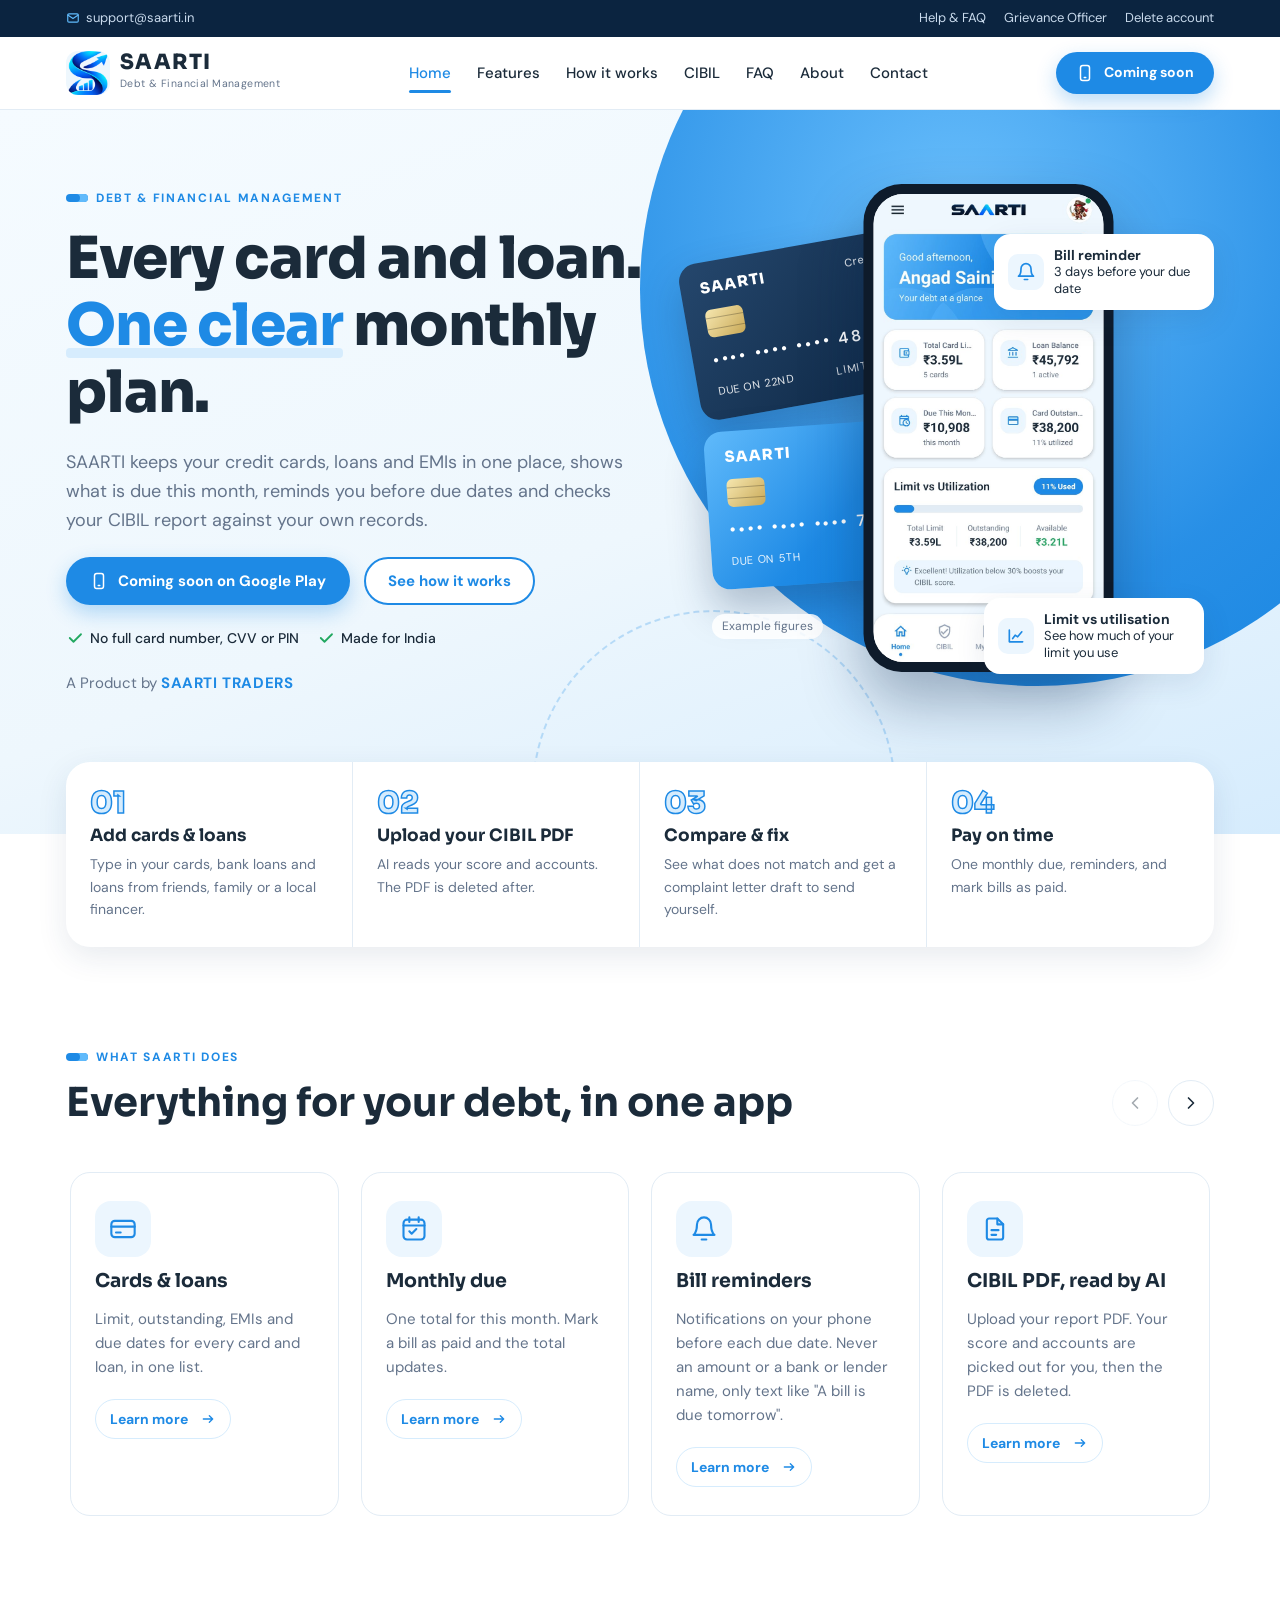
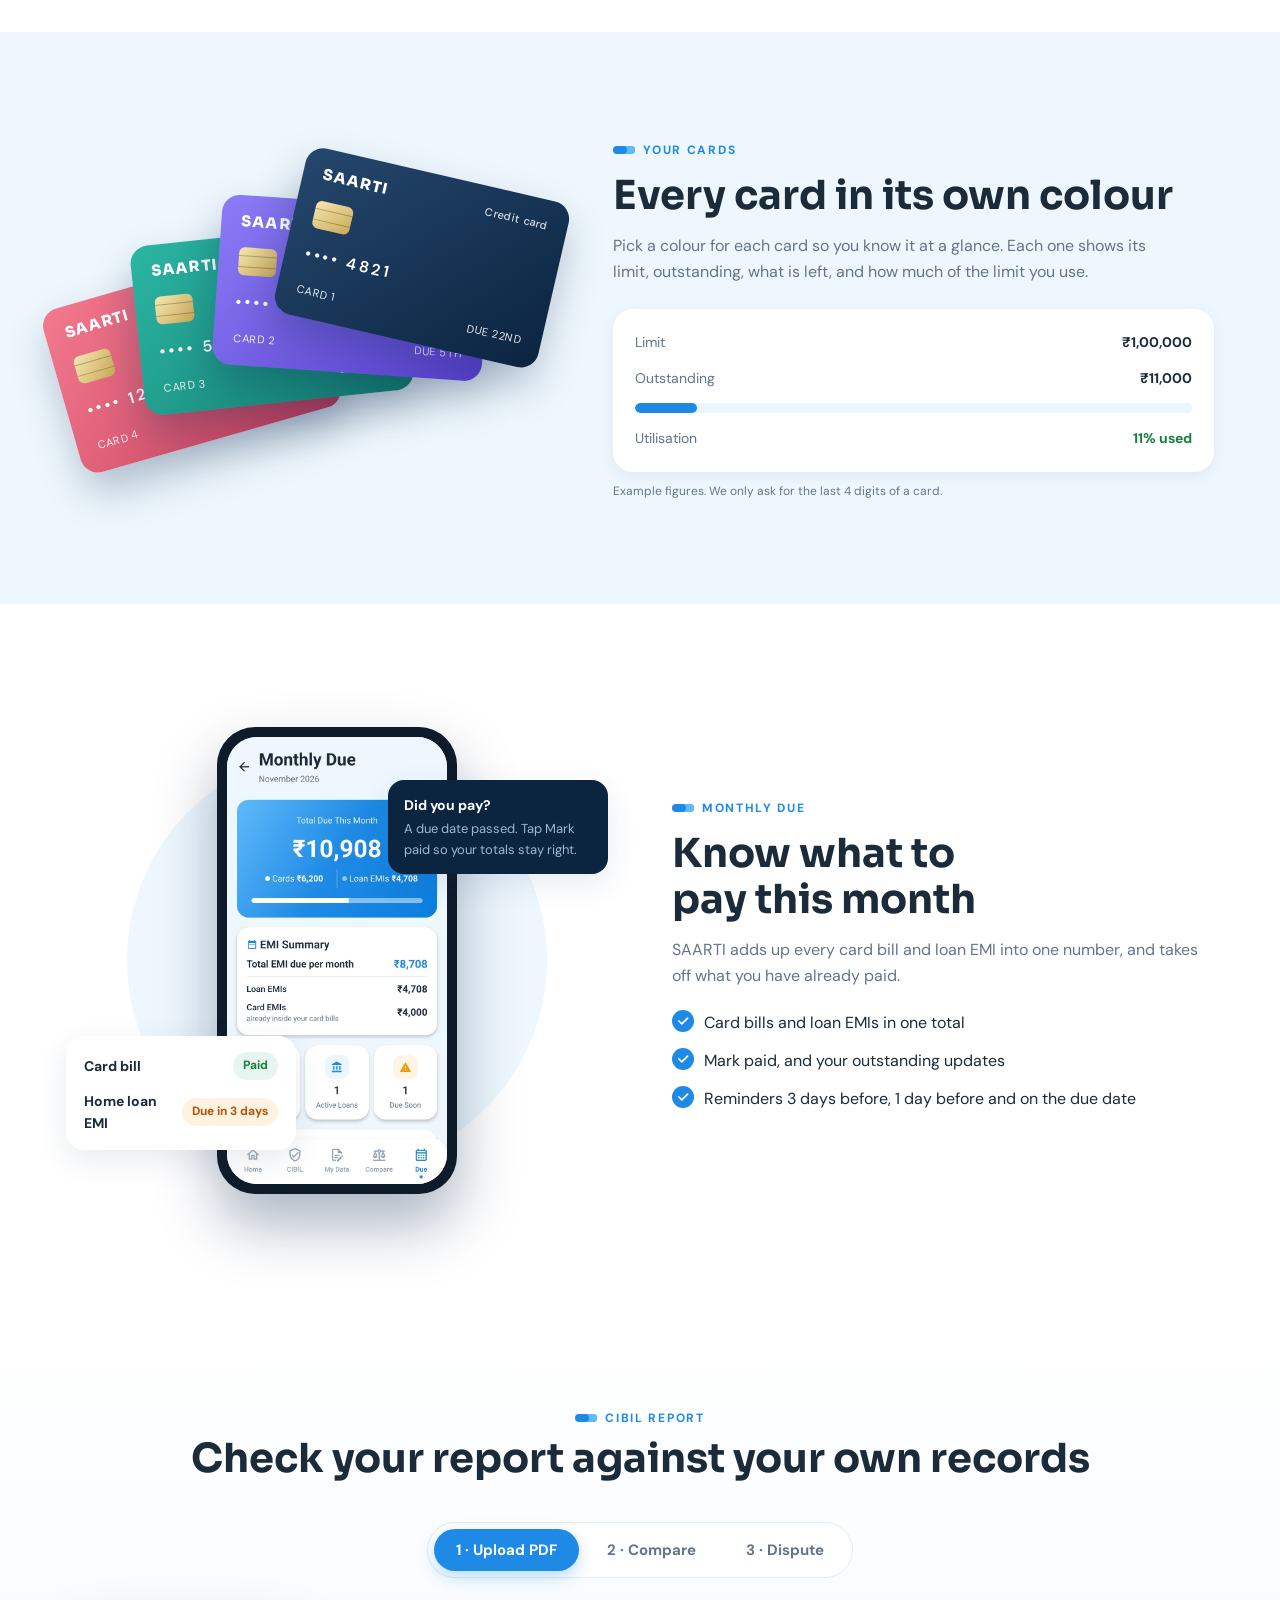
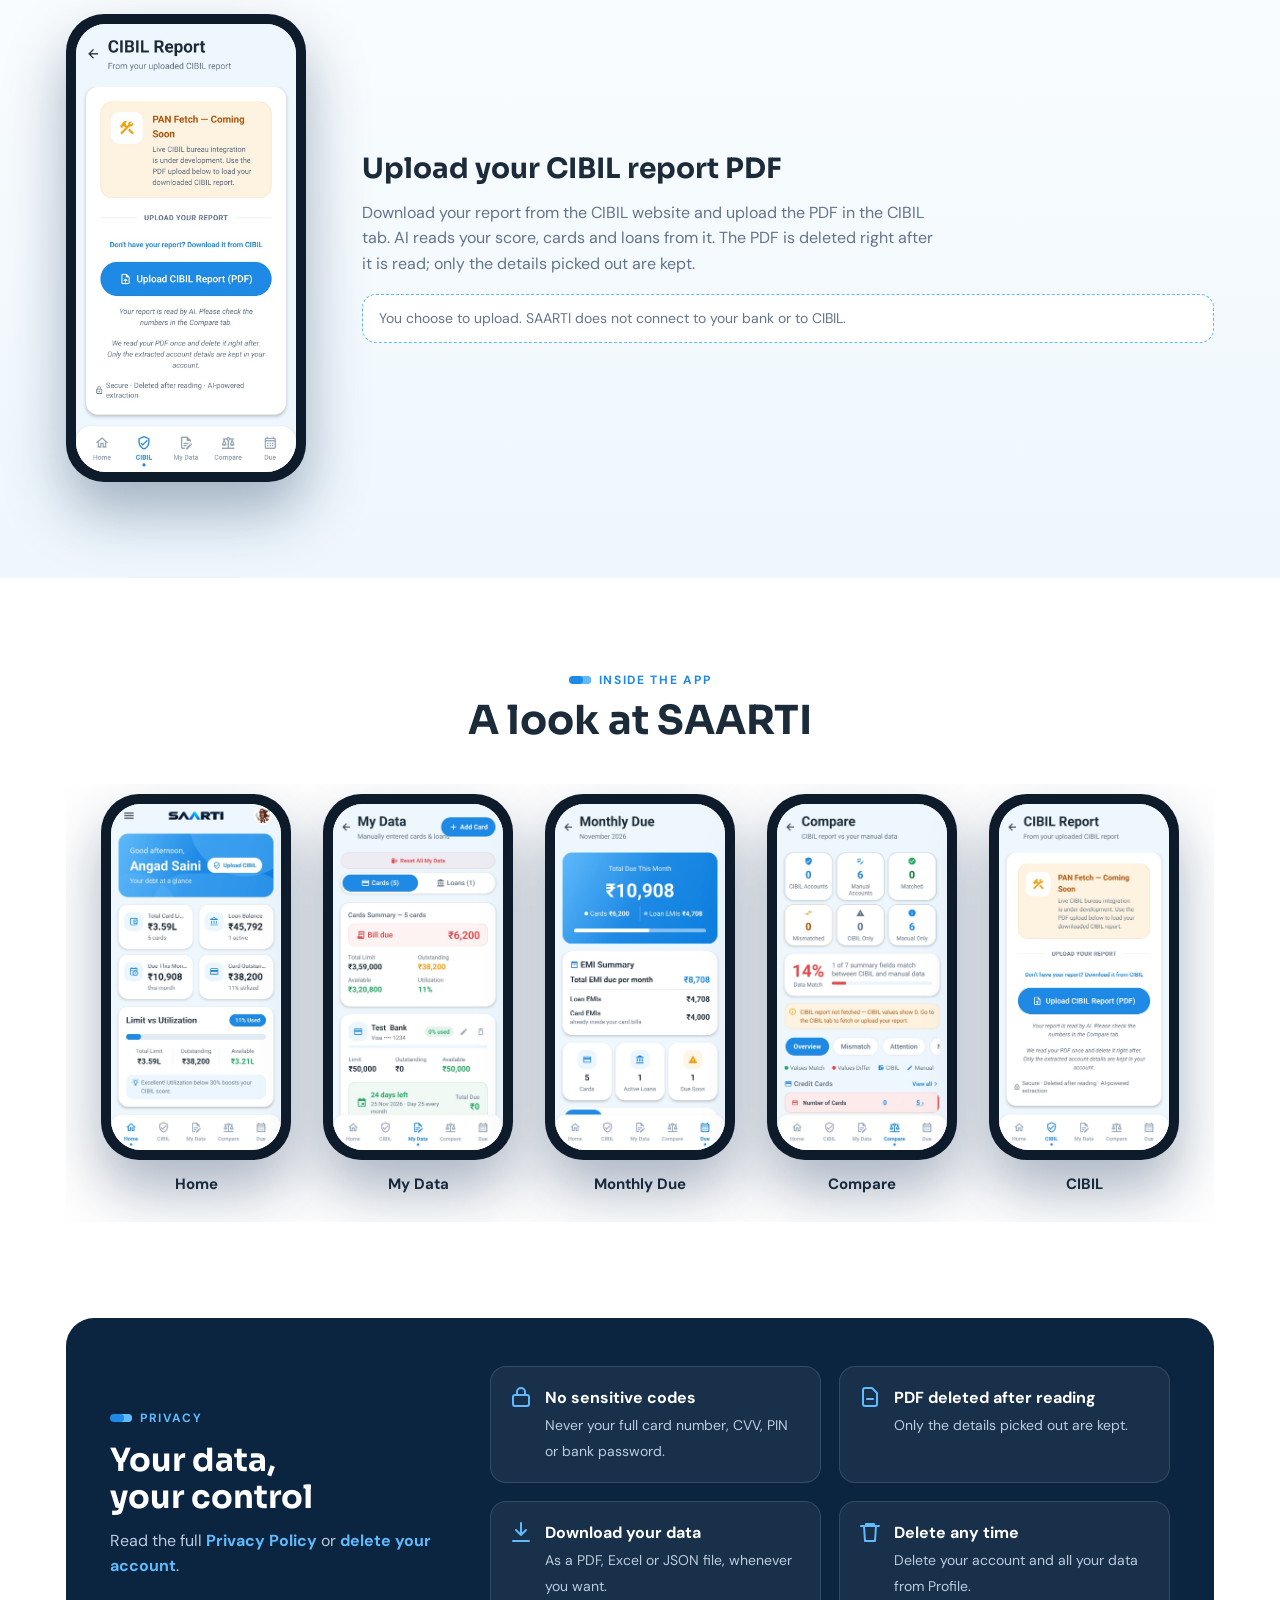
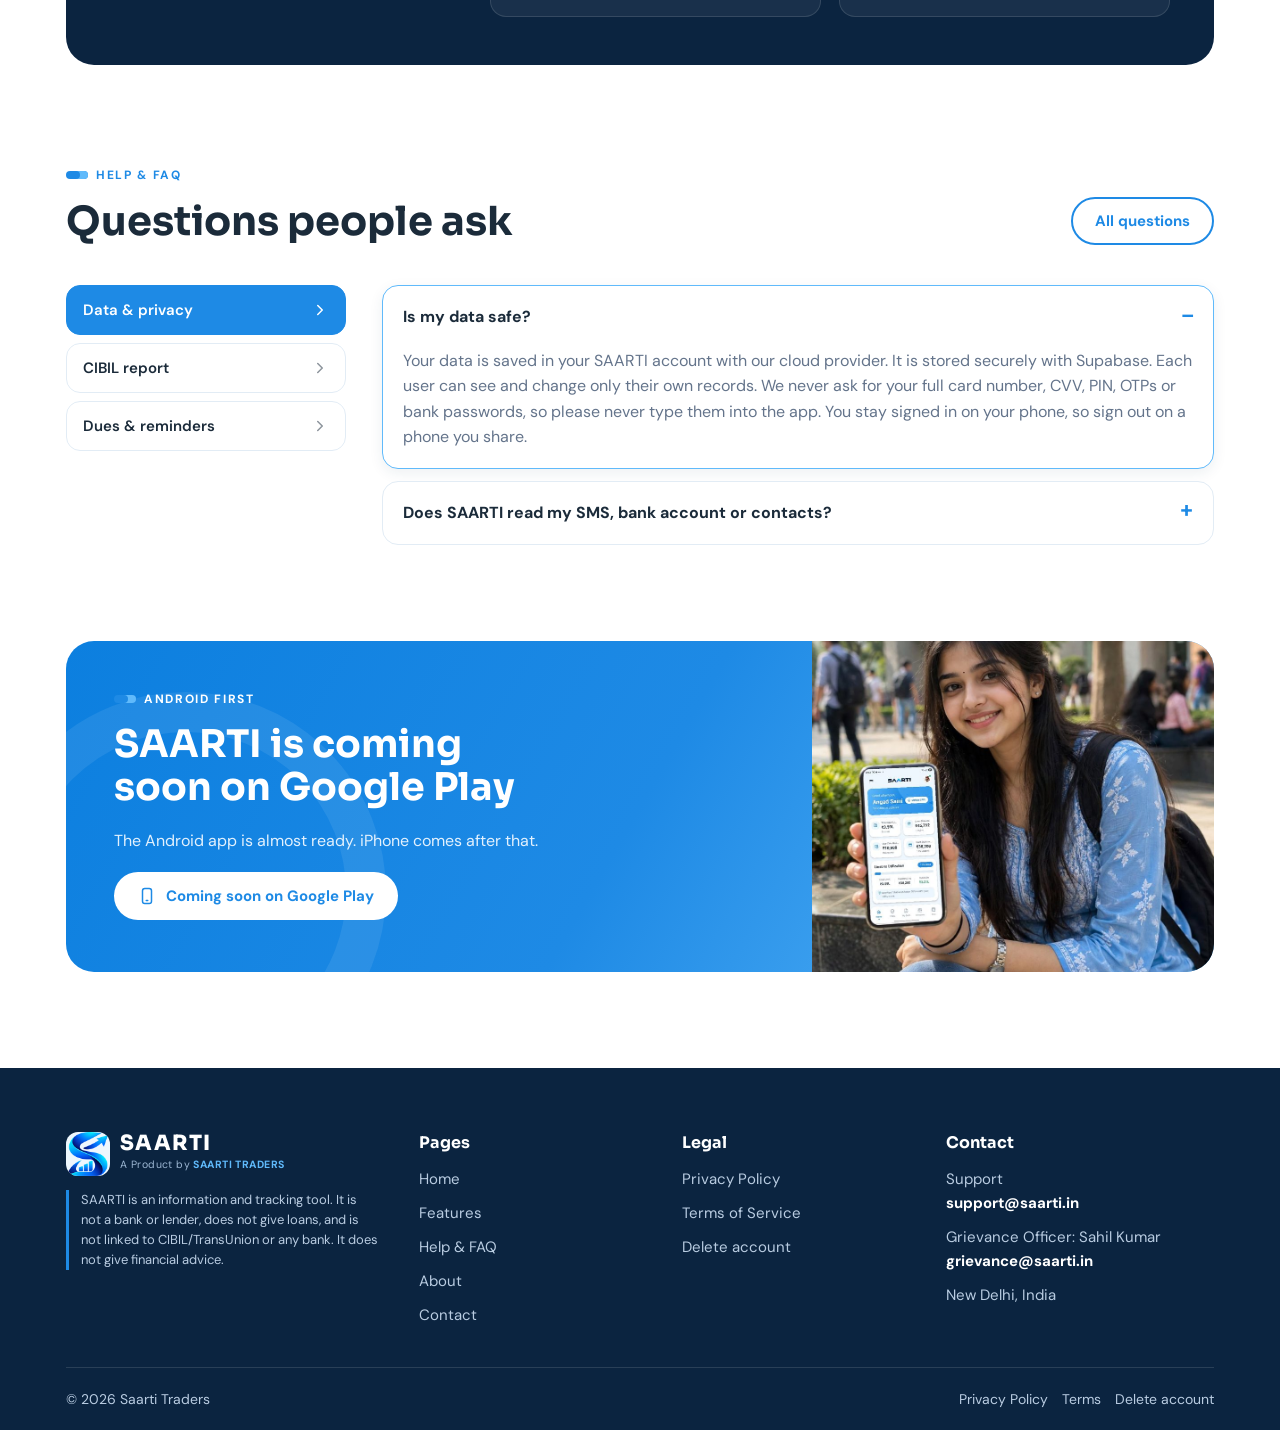
<file: index.html>
<!doctype html>
<html lang="en-IN">
<head>
<meta charset="utf-8">
<meta name="viewport" content="width=device-width, initial-scale=1">
<title>SAARTI – Track your credit cards, loans and EMIs</title>
<meta name="description" content="SAARTI keeps your credit cards, loans and EMIs in one place, shows what is due this month, reminds you before due dates and checks your CIBIL report against your own records.">
<meta name="theme-color" content="#1E8AE5">
<meta name="robots" content="index,follow">
<link rel="canonical" href="https://saarti.in/">
<link rel="icon" type="image/png" href="assets/images/favicon.png">
<link rel="apple-touch-icon" href="assets/images/apple-touch-icon.png">
<meta property="og:type" content="website">
<meta property="og:site_name" content="SAARTI">
<meta property="og:title" content="SAARTI – Track your credit cards, loans and EMIs">
<meta property="og:description" content="SAARTI keeps your credit cards, loans and EMIs in one place, shows what is due this month, reminds you before due dates and checks your CIBIL report against your own records.">
<meta property="og:url" content="https://saarti.in/">
<meta property="og:image" content="https://saarti.in/assets/images/og-image.jpg">
<meta property="og:locale" content="en_IN">
<meta name="twitter:card" content="summary_large_image">
<meta name="twitter:title" content="SAARTI – Track your credit cards, loans and EMIs">
<meta name="twitter:description" content="SAARTI keeps your credit cards, loans and EMIs in one place, shows what is due this month, reminds you before due dates and checks your CIBIL report against your own records.">
<meta name="twitter:image" content="https://saarti.in/assets/images/og-image.jpg">
<link rel="preconnect" href="https://fonts.googleapis.com">
<link rel="preconnect" href="https://fonts.gstatic.com" crossorigin>
<link rel="stylesheet" href="https://fonts.googleapis.com/css2?family=Sora:wght@600;700;800&family=DM+Sans:opsz,wght@9..40,400;9..40,500;9..40,700&display=swap">
<link rel="stylesheet" href="assets/css/style.css">
</head>
<body>
<a class="skip" href="#main">Skip to content</a>
<div class="util"><div class="wrap">
  <a class="mail" href="mailto:support@saarti.in"><svg viewBox="0 0 24 24" fill="none" stroke="currentColor" stroke-width="2" stroke-linecap="round" stroke-linejoin="round" aria-hidden="true"><rect x="3" y="5" width="18" height="14" rx="2"/><path d="m3 7 9 6 9-6"/></svg>support@saarti.in</a>
  <div class="util-r"><a href="faq.html">Help &amp; FAQ</a><a href="contact.html#grievance">Grievance Officer</a><a href="delete-account.html">Delete account</a></div>
</div></div>
<header class="nav"><div class="wrap">
  <a class="brand" href="index.html" aria-label="SAARTI home"><img src="assets/images/brand/saarti-mark.png" alt="" width="44" height="44"><span><b>SAARTI</b><small>Debt &amp; Financial Management</small></span></a>
  <nav class="links" id="menu" aria-label="Main"><a href="index.html" class="on" aria-current="page">Home</a><a href="index.html#features">Features</a><a href="index.html#how">How it works</a><a href="index.html#cibil">CIBIL</a><a href="faq.html">FAQ</a><a href="about.html">About</a><a href="contact.html">Contact</a><a class="m-only" href="privacy-policy.html">Privacy Policy</a><a class="m-only" href="delete-account.html">Delete account</a><span class="btn btn-primary btn-sm m-only" aria-disabled="true"><svg viewBox="0 0 24 24" fill="none" stroke="currentColor" stroke-width="2" stroke-linecap="round" stroke-linejoin="round" aria-hidden="true"><rect x="6" y="2" width="12" height="20" rx="3"/><path d="M11 18h2"/></svg>Coming soon on Google Play</span></nav>
  <span class="nav-cta"><span class="btn btn-primary btn-sm" aria-disabled="true"><svg viewBox="0 0 24 24" fill="none" stroke="currentColor" stroke-width="2" stroke-linecap="round" stroke-linejoin="round" aria-hidden="true"><rect x="6" y="2" width="12" height="20" rx="3"/><path d="M11 18h2"/></svg>Coming soon</span></span>
  <button class="burger" type="button" aria-label="Open menu" aria-expanded="false" aria-controls="menu"><svg class="lines" viewBox="0 0 24 24" fill="none" stroke="currentColor" stroke-width="2" aria-hidden="true"><path d="M4 7h16M4 12h16M4 17h16"/></svg><svg class="x" viewBox="0 0 24 24" fill="none" stroke="currentColor" stroke-width="2" aria-hidden="true"><path d="M6 6l12 12M18 6 6 18"/></svg></button>
</div></header>
<main id="main">
<section class="hero"><div class="wrap">
  <div class="hero-copy">
    <span class="eyebrow">Debt &amp; Financial Management</span>
    <h1>Every card and loan. <em>One clear</em> monthly plan.</h1>
    <p class="lead">SAARTI keeps your credit cards, loans and EMIs in one place, shows what is due this month, reminds you before due dates and checks your CIBIL report against your own records.</p>
    <div class="ctas">
      <span class="btn btn-primary " aria-disabled="true"><svg viewBox="0 0 24 24" fill="none" stroke="currentColor" stroke-width="2" stroke-linecap="round" stroke-linejoin="round" aria-hidden="true"><rect x="6" y="2" width="12" height="20" rx="3"/><path d="M11 18h2"/></svg>Coming soon on Google Play</span>
      <a class="btn btn-ghost" href="#how">See how it works</a>
    </div>
    <div class="trust-mini"><span><svg viewBox="0 0 24 24" fill="none" stroke="currentColor" stroke-width="2.4" stroke-linecap="round" stroke-linejoin="round" aria-hidden="true"><path d="m5 12 5 5L20 7"/></svg>No full card number, CVV or PIN</span><span><svg viewBox="0 0 24 24" fill="none" stroke="currentColor" stroke-width="2.4" stroke-linecap="round" stroke-linejoin="round" aria-hidden="true"><path d="m5 12 5 5L20 7"/></svg>Made for India</span></div>
    <p class="byline">A Product by <b>SAARTI TRADERS</b></p>
  </div>
  <div class="stage">
    <div aria-hidden="true"><div class="scard c-navy a"><div class="top">SAARTI<small>Credit card</small></div><div class="chip"></div><div class="num">•••• •••• •••• 4821</div><div class="bot"><span>Due on 22nd</span><span>Limit ₹1,00,000</span></div></div><div class="scard c-blue b"><div class="top">SAARTI<small>Credit card</small></div><div class="chip"></div><div class="num">•••• •••• •••• 7730</div><div class="bot"><span>Due on 5th</span><span>11% used</span></div></div></div>
    <div class="phone"><div class="scr"><img src="assets/images/screens/screen-1-home.jpg" alt="SAARTI Home screen with card limit, loan balance and due this month"></div></div>
    <p class="stage-note">Example figures</p>
    <div class="float f1" aria-hidden="true"><span class="ic"><svg viewBox="0 0 24 24" fill="none" stroke="currentColor" stroke-width="2" stroke-linecap="round" stroke-linejoin="round" aria-hidden="true"><path d="M6 8a6 6 0 1 1 12 0c0 7 3 9 3 9H3s3-2 3-9"/><path d="M10 21h4"/></svg></span><span><b>Bill reminder</b>3 days before your due date</span></div>
    <div class="float f2" aria-hidden="true"><span class="ic"><svg viewBox="0 0 24 24" fill="none" stroke="currentColor" stroke-width="2" stroke-linecap="round" stroke-linejoin="round" aria-hidden="true"><path d="M4 19V5M4 19h16M8 15l3-4 3 2 5-6"/></svg></span><span><b>Limit vs utilisation</b>See how much of your limit you use</span></div>
  </div>
</div></section>

<div class="wrap steps" id="how"><ol class="steps-in">
  <li class="step"><span class="n" aria-hidden="true">01</span><h3>Add cards &amp; loans</h3><p>Type in your cards, bank loans and loans from friends, family or a local financer.</p></li>
  <li class="step"><span class="n" aria-hidden="true">02</span><h3>Upload your CIBIL PDF</h3><p>AI reads your score and accounts. The PDF is deleted after.</p></li>
  <li class="step"><span class="n" aria-hidden="true">03</span><h3>Compare &amp; fix</h3><p>See what does not match and get a complaint letter draft to send yourself.</p></li>
  <li class="step"><span class="n" aria-hidden="true">04</span><h3>Pay on time</h3><p>One monthly due, reminders, and mark bills as paid.</p></li>
</ol></div>

<section class="block" id="features"><div class="wrap">
  <div class="head"><div><span class="eyebrow">What SAARTI does</span><h2>Everything for your debt, in one app</h2></div>
    <div class="arrows"><button class="arrow" type="button" data-dir="-1" aria-label="Previous features" aria-controls="rail"><svg viewBox="0 0 24 24" fill="none" stroke="currentColor" stroke-width="2" stroke-linecap="round" stroke-linejoin="round" aria-hidden="true"><path d="m15 6-6 6 6 6"/></svg></button><button class="arrow" type="button" data-dir="1" aria-label="Next features" aria-controls="rail"><svg viewBox="0 0 24 24" fill="none" stroke="currentColor" stroke-width="2" stroke-linecap="round" stroke-linejoin="round" aria-hidden="true"><path d="m9 6 6 6-6 6"/></svg></button></div></div>
  <ul class="rail" id="rail">
    <li class="svc"><span class="ic"><svg viewBox="0 0 24 24" fill="none" stroke="currentColor" stroke-width="1.8" stroke-linecap="round" stroke-linejoin="round" aria-hidden="true"><rect x="2" y="5" width="20" height="14" rx="3"/><path d="M2 10h20M6 15h4"/></svg></span><h3>Cards &amp; loans</h3><p>Limit, outstanding, EMIs and due dates for every card and loan, in one list.</p><a class="more" href="faq.html#how-do-i-add-cards-card-emis-and-loans">Learn more<span class="sr"> about Cards &amp; loans</span> <svg viewBox="0 0 24 24" fill="none" stroke="currentColor" stroke-width="2" stroke-linecap="round" stroke-linejoin="round" aria-hidden="true"><path d="M5 12h14m-5-5 5 5-5 5"/></svg></a></li>
    <li class="svc"><span class="ic"><svg viewBox="0 0 24 24" fill="none" stroke="currentColor" stroke-width="1.8" stroke-linecap="round" stroke-linejoin="round" aria-hidden="true"><rect x="3" y="4" width="18" height="17" rx="3"/><path d="M3 9h18M8 2v4M16 2v4M8 14l2 2 4-4"/></svg></span><h3>Monthly due</h3><p>One total for this month. Mark a bill as paid and the total updates.</p><a class="more" href="faq.html#how-is-due-this-month-calculated">Learn more<span class="sr"> about Monthly due</span> <svg viewBox="0 0 24 24" fill="none" stroke="currentColor" stroke-width="2" stroke-linecap="round" stroke-linejoin="round" aria-hidden="true"><path d="M5 12h14m-5-5 5 5-5 5"/></svg></a></li>
    <li class="svc"><span class="ic"><svg viewBox="0 0 24 24" fill="none" stroke="currentColor" stroke-width="1.8" stroke-linecap="round" stroke-linejoin="round" aria-hidden="true"><path d="M6 8a6 6 0 1 1 12 0c0 7 3 9 3 9H3s3-2 3-9"/><path d="M10 21h4"/></svg></span><h3>Bill reminders</h3><p>Notifications on your phone before each due date. Never an amount or a bank or lender name, only text like &quot;A bill is due tomorrow&quot;.</p><a class="more" href="faq.html#how-do-bill-reminders-work">Learn more<span class="sr"> about Bill reminders</span> <svg viewBox="0 0 24 24" fill="none" stroke="currentColor" stroke-width="2" stroke-linecap="round" stroke-linejoin="round" aria-hidden="true"><path d="M5 12h14m-5-5 5 5-5 5"/></svg></a></li>
    <li class="svc"><span class="ic"><svg viewBox="0 0 24 24" fill="none" stroke="currentColor" stroke-width="1.8" stroke-linecap="round" stroke-linejoin="round" aria-hidden="true"><path d="M14 3H7a2 2 0 0 0-2 2v14a2 2 0 0 0 2 2h10a2 2 0 0 0 2-2V8z"/><path d="M14 3v5h5M9 13h6M9 17h4"/></svg></span><h3>CIBIL PDF, read by AI</h3><p>Upload your report PDF. Your score and accounts are picked out for you, then the PDF is deleted.</p><a class="more" href="faq.html#how-do-i-get-my-cibil-report-pdf-and-what-happens-to-it-after-i">Learn more<span class="sr"> about CIBIL PDF, read by AI</span> <svg viewBox="0 0 24 24" fill="none" stroke="currentColor" stroke-width="2" stroke-linecap="round" stroke-linejoin="round" aria-hidden="true"><path d="M5 12h14m-5-5 5 5-5 5"/></svg></a></li>
    <li class="svc"><span class="ic"><svg viewBox="0 0 24 24" fill="none" stroke="currentColor" stroke-width="1.8" stroke-linecap="round" stroke-linejoin="round" aria-hidden="true"><path d="M3 7h14l-3-3M21 17H7l3 3"/></svg></span><h3>Compare &amp; dispute</h3><p>CIBIL vs your own data, side by side. The app makes a complaint letter draft that you send yourself from your own email app.</p></li>
    <li class="svc"><span class="ic"><svg viewBox="0 0 24 24" fill="none" stroke="currentColor" stroke-width="1.8" stroke-linecap="round" stroke-linejoin="round" aria-hidden="true"><circle cx="9" cy="8" r="3.5"/><path d="M2.5 20a6.5 6.5 0 0 1 13 0"/><path d="M16 4.5a3.5 3.5 0 0 1 0 7M18 14a6 6 0 0 1 3.5 6"/></svg></span><h3>Loans from people you know</h3><p>Add loans from friends, family or a local financer, repaid daily, weekly or monthly.</p></li>
    <li class="svc"><span class="ic"><svg viewBox="0 0 24 24" fill="none" stroke="currentColor" stroke-width="1.8" stroke-linecap="round" stroke-linejoin="round" aria-hidden="true"><rect x="4" y="2" width="16" height="20" rx="3"/><path d="M8 6h8M8 11h2M14 11h2M8 15h2M14 15h2M8 19h2M14 19h2"/></svg></span><h3>EMI calculator</h3><p>EMI, total interest and a year-by-year plan from amount, rate and tenure.</p></li>
    <li class="svc"><span class="ic"><svg viewBox="0 0 24 24" fill="none" stroke="currentColor" stroke-width="1.8" stroke-linecap="round" stroke-linejoin="round" aria-hidden="true"><path d="M12 3v12m-5-5 5 5 5-5M4 21h16"/></svg></span><h3>Download your data</h3><p>Get everything you saved as a PDF, Excel or JSON file, any time.</p><a class="more" href="faq.html#how-do-i-download-or-delete-my-data-and-my-account">Learn more<span class="sr"> about Download your data</span> <svg viewBox="0 0 24 24" fill="none" stroke="currentColor" stroke-width="2" stroke-linecap="round" stroke-linejoin="round" aria-hidden="true"><path d="M5 12h14m-5-5 5 5-5 5"/></svg></a></li>
    <li class="svc"><span class="ic"><svg viewBox="0 0 24 24" fill="none" stroke="currentColor" stroke-width="1.8" stroke-linecap="round" stroke-linejoin="round" aria-hidden="true"><circle cx="8" cy="15" r="4"/><path d="m11 12 9-9M17 6l3 3M15 8l2 2"/></svg></span><h3>Continue with Google</h3><p>Sign in with your Google account, with no password to remember. Or use your email and a password.</p></li>
    <li class="svc"><span class="ic"><svg viewBox="0 0 24 24" fill="none" stroke="currentColor" stroke-width="1.8" stroke-linecap="round" stroke-linejoin="round" aria-hidden="true"><rect x="4" y="10" width="16" height="11" rx="2"/><path d="M8 10V7a4 4 0 0 1 8 0v3"/></svg></span><h3>App lock</h3><p>Lock the app with a PIN, fingerprint or face. Your phone checks it; we never receive it.</p><a class="more" href="faq.html#i-forgot-my-app-pin">Learn more<span class="sr"> about App lock</span> <svg viewBox="0 0 24 24" fill="none" stroke="currentColor" stroke-width="2" stroke-linecap="round" stroke-linejoin="round" aria-hidden="true"><path d="M5 12h14m-5-5 5 5-5 5"/></svg></a></li>
  </ul>
</div></section>

<section class="block showcase"><div class="wrap show-grid">
  <div class="fan" aria-hidden="true"><div class="scard c-rose"><div class="top">SAARTI<small>Credit card</small></div><div class="chip"></div><div class="num">•••• 1209</div><div class="bot"><span>Card 4</span><span>Due 18th</span></div></div><div class="scard c-teal"><div class="top">SAARTI<small>Credit card</small></div><div class="chip"></div><div class="num">•••• 5561</div><div class="bot"><span>Card 3</span><span>Due 10th</span></div></div><div class="scard c-violet"><div class="top">SAARTI<small>Credit card</small></div><div class="chip"></div><div class="num">•••• 7730</div><div class="bot"><span>Card 2</span><span>Due 5th</span></div></div><div class="scard c-navy"><div class="top">SAARTI<small>Credit card</small></div><div class="chip"></div><div class="num">•••• 4821</div><div class="bot"><span>Card 1</span><span>Due 22nd</span></div></div></div>
  <div>
    <span class="eyebrow">Your cards</span>
    <h2 class="h2">Every card in its own colour</h2>
    <p class="sub-text">Pick a colour for each card so you know it at a glance. Each one shows its limit, outstanding, what is left, and how much of the limit you use.</p>
    <div class="util-card">
      <div class="util-row"><span>Limit</span><b>₹1,00,000</b></div>
      <div class="util-row"><span>Outstanding</span><b>₹11,000</b></div>
      <div class="meter" role="img" aria-label="11% of the limit used"><i style="width:11%"></i></div>
      <div class="util-row"><span>Utilisation</span><b class="good">11% used</b></div>
    </div>
    <p class="example">Example figures. We only ask for the last 4 digits of a card.</p>
  </div>
</div></section>

<section class="block"><div class="wrap split">
  <div class="split-visual">
    <div class="phone"><div class="scr"><img src="assets/images/screens/screen-3-monthly-due.jpg" alt="Monthly Due screen in SAARTI"></div></div>
    <div class="paid" aria-hidden="true"><div class="row"><b>Card bill</b><span class="pill ok">Paid</span></div><div class="row"><b>Home loan EMI</b><span class="pill soon">Due in 3 days</span></div></div>
    <div class="remind" aria-hidden="true"><b>Did you pay?</b><small>A due date passed. Tap Mark paid so your totals stay right.</small></div>
  </div>
  <div>
    <span class="eyebrow">Monthly due</span>
    <h2 class="h2">Know what to pay this month</h2>
    <p class="sub-text">SAARTI adds up every card bill and loan EMI into one number, and takes off what you have already paid.</p>
    <ul class="checks">
      <li><svg viewBox="0 0 24 24" fill="none" stroke="currentColor" stroke-width="3" stroke-linecap="round" stroke-linejoin="round" aria-hidden="true"><path d="m5 12 5 5L20 7"/></svg>Card bills and loan EMIs in one total</li>
      <li><svg viewBox="0 0 24 24" fill="none" stroke="currentColor" stroke-width="3" stroke-linecap="round" stroke-linejoin="round" aria-hidden="true"><path d="m5 12 5 5L20 7"/></svg>Mark paid, and your outstanding updates</li>
      <li><svg viewBox="0 0 24 24" fill="none" stroke="currentColor" stroke-width="3" stroke-linecap="round" stroke-linejoin="round" aria-hidden="true"><path d="m5 12 5 5L20 7"/></svg>Reminders 3 days before, 1 day before and on the due date</li>
    </ul>
  </div>
</div></section>

<section class="block cibil" id="cibil"><div class="wrap">
  <div class="head center"><div class="head-in"><span class="eyebrow">CIBIL report</span><h2>Check your report against your own records</h2></div></div>
  <div class="tabbar-wrap"><div class="tabbar" role="tablist" aria-label="CIBIL report steps">
    <button class="tab" type="button" role="tab" id="cibil-tab-1" aria-selected="true" aria-controls="cibil-1">1 · Upload PDF</button>
    <button class="tab" type="button" role="tab" id="cibil-tab-2" aria-selected="false" aria-controls="cibil-2" tabindex="-1">2 · Compare</button>
    <button class="tab" type="button" role="tab" id="cibil-tab-3" aria-selected="false" aria-controls="cibil-3" tabindex="-1">3 · Dispute</button>
  </div></div>
  <div class="panel" id="cibil-1" role="tabpanel" aria-labelledby="cibil-tab-1"><div class="phone"><div class="scr"><img src="assets/images/screens/screen-5-cibil-upload.jpg" alt="CIBIL tab in SAARTI with the Upload CIBIL Report button" loading="lazy" decoding="async"></div></div>
    <div><h3>Upload your CIBIL report PDF</h3><p>Download your report from the CIBIL website and upload the PDF in the CIBIL tab. AI reads your score, cards and loans from it. The PDF is deleted right after it is read; only the details picked out are kept.</p><div class="note">You choose to upload. SAARTI does not connect to your bank or to CIBIL.</div></div></div>
  <div class="panel" id="cibil-2" role="tabpanel" aria-labelledby="cibil-tab-2" hidden><div class="phone"><div class="scr"><img src="assets/images/screens/screen-4-compare.jpg" alt="Compare tab showing CIBIL accounts next to the accounts typed in by hand" loading="lazy" decoding="async"></div></div>
    <div><h3>See what does not match</h3><p>Compare puts the accounts on your CIBIL report next to the ones you typed in. Mark each row OK or Wrong, and flag accounts that are not yours.</p><div class="note">Comparing does not change your CIBIL report.</div></div></div>
  <div class="panel" id="cibil-3" role="tabpanel" aria-labelledby="cibil-tab-3" hidden><div class="phone"><div class="scr"><img src="assets/images/screens/screen-2-my-data.jpg" alt="My Data tab with cards and loans" loading="lazy" decoding="async"></div></div>
    <div><h3>Get a complaint letter draft</h3><p>If something on your report is wrong, the app makes a complaint letter draft on your phone and opens it in your own email app. You read it, change it if needed, and decide whether to send it and to whom.</p><div class="note">SAARTI sends nothing to CIBIL, banks or lenders, and is not linked to CIBIL or TransUnion.</div></div></div>
</div></section>

<section class="block" id="screens"><div class="wrap">
  <div class="head center"><div class="head-in"><span class="eyebrow">Inside the app</span><h2>A look at SAARTI</h2></div></div>
  <ul class="gallery">
    <li><figure><div class="phone"><div class="scr"><img src="assets/images/screens/screen-1-home.jpg" alt="SAARTI Home dashboard" loading="lazy" decoding="async"></div></div><figcaption>Home</figcaption></figure></li>
    <li><figure><div class="phone"><div class="scr"><img src="assets/images/screens/screen-2-my-data.jpg" alt="My Data tab with cards and loans" loading="lazy" decoding="async"></div></div><figcaption>My Data</figcaption></figure></li>
    <li><figure><div class="phone"><div class="scr"><img src="assets/images/screens/screen-3-monthly-due.jpg" alt="Monthly Due screen" loading="lazy" decoding="async"></div></div><figcaption>Monthly Due</figcaption></figure></li>
    <li><figure><div class="phone"><div class="scr"><img src="assets/images/screens/screen-4-compare.jpg" alt="Compare tab" loading="lazy" decoding="async"></div></div><figcaption>Compare</figcaption></figure></li>
    <li><figure><div class="phone"><div class="scr"><img src="assets/images/screens/screen-5-cibil-upload.jpg" alt="CIBIL tab" loading="lazy" decoding="async"></div></div><figcaption>CIBIL</figcaption></figure></li>
  </ul>
</div></section>

<section aria-labelledby="privacy-title"><div class="wrap"><div class="trust">
  <div><span class="eyebrow">Privacy</span><h2 id="privacy-title">Your data, your control</h2><p class="sub">Read the full <a href="privacy-policy.html">Privacy Policy</a> or <a href="delete-account.html">delete your account</a>.</p></div>
  <div class="trust-grid">
    <div class="t-item"><svg viewBox="0 0 24 24" fill="none" stroke="currentColor" stroke-width="2" stroke-linecap="round" stroke-linejoin="round" aria-hidden="true"><rect x="4" y="10" width="16" height="11" rx="2"/><path d="M8 10V7a4 4 0 0 1 8 0v3"/></svg><div><b>No sensitive codes</b><span>Never your full card number, CVV, PIN or bank password.</span></div></div>
    <div class="t-item"><svg viewBox="0 0 24 24" fill="none" stroke="currentColor" stroke-width="2" stroke-linecap="round" stroke-linejoin="round" aria-hidden="true"><path d="M14 3H7a2 2 0 0 0-2 2v14a2 2 0 0 0 2 2h10a2 2 0 0 0 2-2V8z"/><path d="m9 14 6 0"/></svg><div><b>PDF deleted after reading</b><span>Only the details picked out are kept.</span></div></div>
    <div class="t-item"><svg viewBox="0 0 24 24" fill="none" stroke="currentColor" stroke-width="2" stroke-linecap="round" stroke-linejoin="round" aria-hidden="true"><path d="M12 3v12m-5-5 5 5 5-5M4 21h16"/></svg><div><b>Download your data</b><span>As a PDF, Excel or JSON file, whenever you want.</span></div></div>
    <div class="t-item"><svg viewBox="0 0 24 24" fill="none" stroke="currentColor" stroke-width="2" stroke-linecap="round" stroke-linejoin="round" aria-hidden="true"><path d="M3 6h18M8 6V4h8v2M6 6l1 15h10l1-15"/></svg><div><b>Delete any time</b><span>Delete your account and all your data from Profile.</span></div></div>
  </div>
</div></div></section>

<section class="block" id="faq"><div class="wrap">
  <div class="head"><div><span class="eyebrow">Help &amp; FAQ</span><h2>Questions people ask</h2></div><a class="btn btn-ghost" href="faq.html">All questions</a></div>
  <div class="faq">
    <div class="cats" role="tablist" aria-label="FAQ categories">
      <button class="cat" type="button" role="tab" id="faq-tab-data" aria-selected="true" aria-controls="faq-data">Data &amp; privacy <svg viewBox="0 0 24 24" fill="none" stroke="currentColor" stroke-width="2" stroke-linecap="round" stroke-linejoin="round" aria-hidden="true"><path d="m9 6 6 6-6 6"/></svg></button>
      <button class="cat" type="button" role="tab" id="faq-tab-cibil" aria-selected="false" aria-controls="faq-cibil" tabindex="-1">CIBIL report <svg viewBox="0 0 24 24" fill="none" stroke="currentColor" stroke-width="2" stroke-linecap="round" stroke-linejoin="round" aria-hidden="true"><path d="m9 6 6 6-6 6"/></svg></button>
      <button class="cat" type="button" role="tab" id="faq-tab-dues" aria-selected="false" aria-controls="faq-dues" tabindex="-1">Dues &amp; reminders <svg viewBox="0 0 24 24" fill="none" stroke="currentColor" stroke-width="2" stroke-linecap="round" stroke-linejoin="round" aria-hidden="true"><path d="m9 6 6 6-6 6"/></svg></button>
    </div>
    <div class="qs" id="faq-data" role="tabpanel" aria-labelledby="faq-tab-data">
      <details id="home-is-my-data-safe" open><summary>Is my data safe?</summary><p>Your data is saved in your SAARTI account with our cloud provider. It is stored securely with Supabase. Each user can see and change only their own records. We never ask for your full card number, CVV, PIN, OTPs or bank passwords, so please never type them into the app. You stay signed in on your phone, so sign out on a phone you share.</p></details>
      <details id="home-does-saarti-read-my-sms-bank-account-or-contacts"><summary>Does SAARTI read my SMS, bank account or contacts?</summary><p>No. SAARTI does not read your SMS, contacts or location, and it does not connect to your bank account. Everything in My Data is what you type in. The app asks for your photos only when you choose a profile photo, for your files only when you pick a CIBIL PDF, and to show notifications only if you turn on bill reminders.</p></details>
    </div>
    <div class="qs" id="faq-cibil" role="tabpanel" aria-labelledby="faq-tab-cibil" hidden>
      <details id="home-how-do-i-get-my-cibil-report-pdf-and-what-happens-to-it-after-i" open><summary>How do I get my CIBIL report PDF and what happens to it after I upload it?</summary><p>Download your report as a PDF from the CIBIL website (cibil.com). Then open the CIBIL tab and tap Upload CIBIL Report (PDF). The first time, we ask for your consent: your PDF is sent to an AI service (Google Gemini), which may process it outside India, to pick out your score, cards and loans. The PDF is deleted right after it is read. We keep only the details it picked out. You can remove them at any time with Reset All Data in your Profile, or with Delete account.</p></details>
    </div>
    <div class="qs" id="faq-dues" role="tabpanel" aria-labelledby="faq-tab-dues" hidden>
      <details id="home-how-is-due-this-month-calculated" open><summary>How is &quot;Due This Month&quot; calculated?</summary><p>It adds up this month&#39;s due for every card in My Data and the EMI of every open loan in My Data. CIBIL data is not used. A card&#39;s due is the statement due you typed. If you left it empty, the app calculates it: the monthly EMIs running on the card plus the spends left in the outstanding after the EMI balances are taken out. Payments you mark as paid are taken off, so it shows what is still left to pay this month.</p></details>
      <details id="home-how-do-bill-reminders-work"><summary>How do bill reminders work?</summary><p>Reminders are set on your phone for the next 60 days: 3 days before, 1 day before and on each due date, and on each card&#39;s statement date. They come only if you turned them on (on Home or in your Profile) and allowed notifications. Open SAARTI at least once a month so they are refreshed. A reminder never shows an amount or a bank or lender name, only text like &quot;A bill is due tomorrow&quot;. Android may delay a reminder by a few minutes, and a phone&#39;s battery saver can stop them, so if you miss them, allow SAARTI to run in the background in your phone settings.</p></details>
    </div>
  </div>
</div></section>

<section aria-labelledby="cta-title"><div class="wrap"><div class="cta">
  <div class="cta-copy">
    <span class="eyebrow">Android first</span>
    <h2 id="cta-title">SAARTI is coming soon on Google Play</h2>
    <p>The Android app is almost ready. iPhone comes after that.</p>
    <div><span class="btn btn-primary " aria-disabled="true"><svg viewBox="0 0 24 24" fill="none" stroke="currentColor" stroke-width="2" stroke-linecap="round" stroke-linejoin="round" aria-hidden="true"><rect x="6" y="2" width="12" height="20" rx="3"/><path d="M11 18h2"/></svg>Coming soon on Google Play</span></div>
  </div>
  <div class="cta-photo"><img src="assets/images/people/model-cta.jpg" alt="Young woman showing the SAARTI app on her phone" loading="lazy" decoding="async"></div>
</div></div></section>
</main>
<footer><div class="wrap">
  <div class="f-grid">
    <div class="f-brand">
      <a class="brand" href="index.html" aria-label="SAARTI home"><img src="assets/images/brand/saarti-mark.png" alt="" width="44" height="44" loading="lazy"><span><b>SAARTI</b><small>A Product by <strong>SAARTI TRADERS</strong></small></span></a>
      <p class="disc">SAARTI is an information and tracking tool. It is not a bank or lender, does not give loans, and is not linked to CIBIL/TransUnion or any bank. It does not give financial advice.</p>
    </div>
    <div><h2>Pages</h2><ul><li><a href="index.html">Home</a></li><li><a href="index.html#features">Features</a></li><li><a href="faq.html">Help &amp; FAQ</a></li><li><a href="about.html">About</a></li><li><a href="contact.html">Contact</a></li></ul></div>
    <div><h2>Legal</h2><ul><li><a href="privacy-policy.html">Privacy Policy</a></li><li><a href="terms-and-conditions.html">Terms of Service</a></li><li><a href="delete-account.html">Delete account</a></li></ul></div>
    <div><h2>Contact</h2><ul><li>Support<br><a class="mail" href="mailto:support@saarti.in?subject=SAARTI%20support">support@saarti.in</a></li><li>Grievance Officer: Sahil Kumar<br><a class="mail" href="mailto:grievance@saarti.in?subject=SAARTI%20grievance">grievance@saarti.in</a></li><li>New Delhi, India</li></ul></div>
  </div>
  <div class="f-bot"><span>© 2026 Saarti Traders</span><nav aria-label="Legal"><a href="privacy-policy.html">Privacy Policy</a><a href="terms-and-conditions.html">Terms</a><a href="delete-account.html">Delete account</a></nav></div>
</div></footer>
<script src="assets/js/main.js" defer></script>
</body>
</html>
</file>
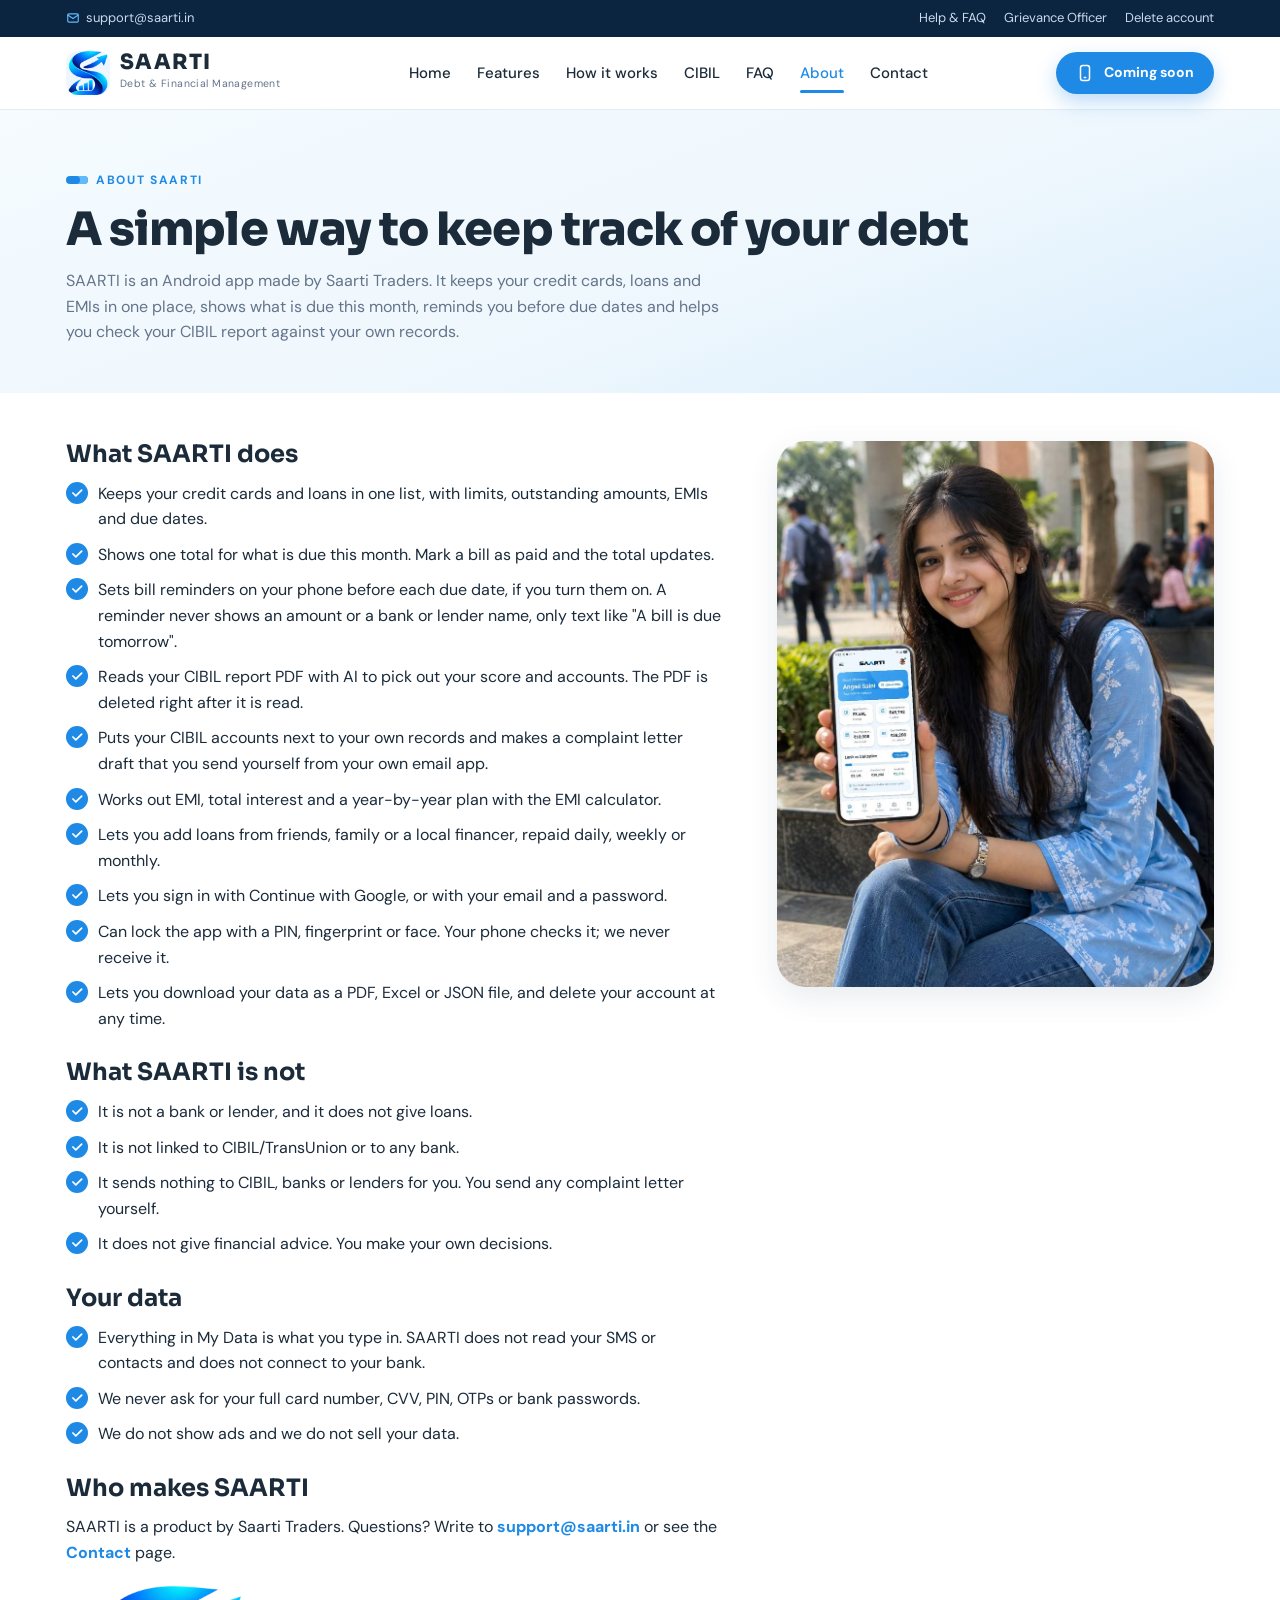
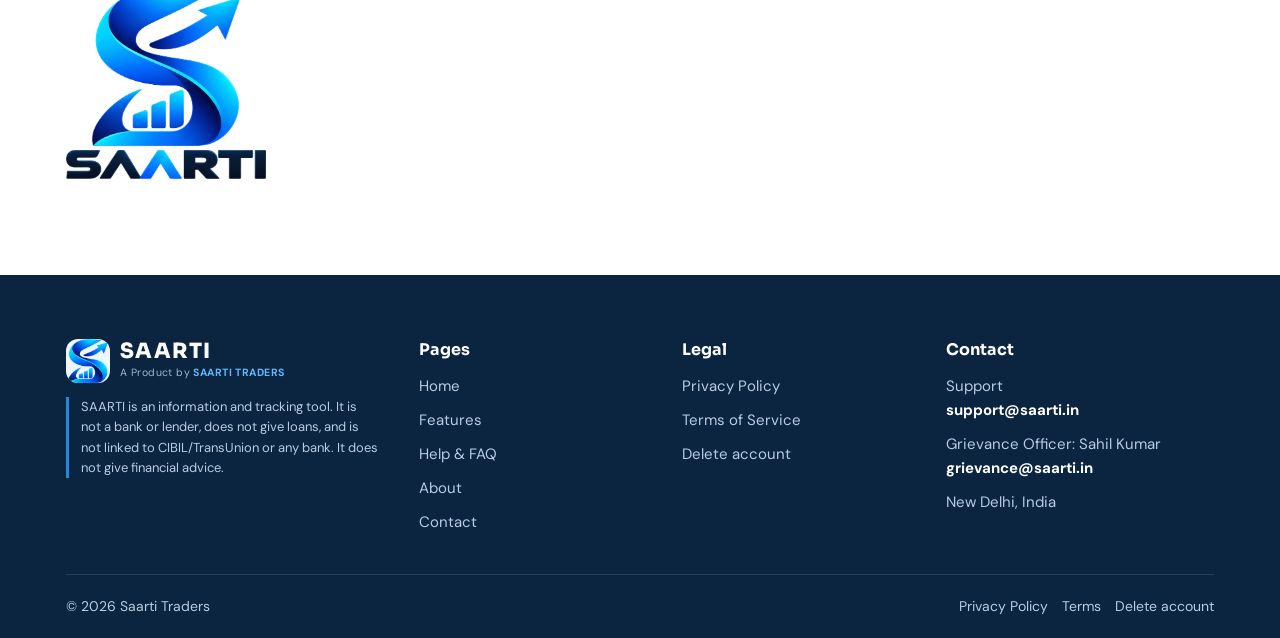
<file: about.html>
<!doctype html>
<html lang="en-IN">
<head>
<meta charset="utf-8">
<meta name="viewport" content="width=device-width, initial-scale=1">
<title>About | SAARTI</title>
<meta name="description" content="SAARTI is an Android app by Saarti Traders to track your credit cards, loans and EMIs in one place.">
<meta name="theme-color" content="#1E8AE5">
<meta name="robots" content="index,follow">
<link rel="canonical" href="https://saarti.in/about.html">
<link rel="icon" type="image/png" href="assets/images/favicon.png">
<link rel="apple-touch-icon" href="assets/images/apple-touch-icon.png">
<meta property="og:type" content="website">
<meta property="og:site_name" content="SAARTI">
<meta property="og:title" content="About | SAARTI">
<meta property="og:description" content="SAARTI is an Android app by Saarti Traders to track your credit cards, loans and EMIs in one place.">
<meta property="og:url" content="https://saarti.in/about.html">
<meta property="og:image" content="https://saarti.in/assets/images/og-image.jpg">
<meta property="og:locale" content="en_IN">
<meta name="twitter:card" content="summary_large_image">
<meta name="twitter:title" content="About | SAARTI">
<meta name="twitter:description" content="SAARTI is an Android app by Saarti Traders to track your credit cards, loans and EMIs in one place.">
<meta name="twitter:image" content="https://saarti.in/assets/images/og-image.jpg">
<link rel="preconnect" href="https://fonts.googleapis.com">
<link rel="preconnect" href="https://fonts.gstatic.com" crossorigin>
<link rel="stylesheet" href="https://fonts.googleapis.com/css2?family=Sora:wght@600;700;800&family=DM+Sans:opsz,wght@9..40,400;9..40,500;9..40,700&display=swap">
<link rel="stylesheet" href="assets/css/style.css">
</head>
<body>
<a class="skip" href="#main">Skip to content</a>
<div class="util"><div class="wrap">
  <a class="mail" href="mailto:support@saarti.in"><svg viewBox="0 0 24 24" fill="none" stroke="currentColor" stroke-width="2" stroke-linecap="round" stroke-linejoin="round" aria-hidden="true"><rect x="3" y="5" width="18" height="14" rx="2"/><path d="m3 7 9 6 9-6"/></svg>support@saarti.in</a>
  <div class="util-r"><a href="faq.html">Help &amp; FAQ</a><a href="contact.html#grievance">Grievance Officer</a><a href="delete-account.html">Delete account</a></div>
</div></div>
<header class="nav"><div class="wrap">
  <a class="brand" href="index.html" aria-label="SAARTI home"><img src="assets/images/brand/saarti-mark.png" alt="" width="44" height="44"><span><b>SAARTI</b><small>Debt &amp; Financial Management</small></span></a>
  <nav class="links" id="menu" aria-label="Main"><a href="index.html">Home</a><a href="index.html#features">Features</a><a href="index.html#how">How it works</a><a href="index.html#cibil">CIBIL</a><a href="faq.html">FAQ</a><a href="about.html" class="on" aria-current="page">About</a><a href="contact.html">Contact</a><a class="m-only" href="privacy-policy.html">Privacy Policy</a><a class="m-only" href="delete-account.html">Delete account</a><span class="btn btn-primary btn-sm m-only" aria-disabled="true"><svg viewBox="0 0 24 24" fill="none" stroke="currentColor" stroke-width="2" stroke-linecap="round" stroke-linejoin="round" aria-hidden="true"><rect x="6" y="2" width="12" height="20" rx="3"/><path d="M11 18h2"/></svg>Coming soon on Google Play</span></nav>
  <span class="nav-cta"><span class="btn btn-primary btn-sm" aria-disabled="true"><svg viewBox="0 0 24 24" fill="none" stroke="currentColor" stroke-width="2" stroke-linecap="round" stroke-linejoin="round" aria-hidden="true"><rect x="6" y="2" width="12" height="20" rx="3"/><path d="M11 18h2"/></svg>Coming soon</span></span>
  <button class="burger" type="button" aria-label="Open menu" aria-expanded="false" aria-controls="menu"><svg class="lines" viewBox="0 0 24 24" fill="none" stroke="currentColor" stroke-width="2" aria-hidden="true"><path d="M4 7h16M4 12h16M4 17h16"/></svg><svg class="x" viewBox="0 0 24 24" fill="none" stroke="currentColor" stroke-width="2" aria-hidden="true"><path d="M6 6l12 12M18 6 6 18"/></svg></button>
</div></header>
<main id="main">
<section class="page-hero"><div class="wrap">
  <span class="eyebrow">About SAARTI</span>
  <h1>A simple way to keep track of your debt</h1>
  <p>SAARTI is an Android app made by Saarti Traders. It keeps your credit cards, loans and EMIs in one place, shows what is due this month, reminds you before due dates and helps you check your CIBIL report against your own records.</p>
</div></section>
<div class="wrap"><div class="about-grid">
  <div class="about-copy">
    <h2>What SAARTI does</h2>
    <ul><li><svg viewBox="0 0 24 24" fill="none" stroke="currentColor" stroke-width="3" stroke-linecap="round" stroke-linejoin="round" aria-hidden="true"><path d="m5 12 5 5L20 7"/></svg><span>Keeps your credit cards and loans in one list, with limits, outstanding amounts, EMIs and due dates.</span></li><li><svg viewBox="0 0 24 24" fill="none" stroke="currentColor" stroke-width="3" stroke-linecap="round" stroke-linejoin="round" aria-hidden="true"><path d="m5 12 5 5L20 7"/></svg><span>Shows one total for what is due this month. Mark a bill as paid and the total updates.</span></li><li><svg viewBox="0 0 24 24" fill="none" stroke="currentColor" stroke-width="3" stroke-linecap="round" stroke-linejoin="round" aria-hidden="true"><path d="m5 12 5 5L20 7"/></svg><span>Sets bill reminders on your phone before each due date, if you turn them on. A reminder never shows an amount or a bank or lender name, only text like &quot;A bill is due tomorrow&quot;.</span></li><li><svg viewBox="0 0 24 24" fill="none" stroke="currentColor" stroke-width="3" stroke-linecap="round" stroke-linejoin="round" aria-hidden="true"><path d="m5 12 5 5L20 7"/></svg><span>Reads your CIBIL report PDF with AI to pick out your score and accounts. The PDF is deleted right after it is read.</span></li><li><svg viewBox="0 0 24 24" fill="none" stroke="currentColor" stroke-width="3" stroke-linecap="round" stroke-linejoin="round" aria-hidden="true"><path d="m5 12 5 5L20 7"/></svg><span>Puts your CIBIL accounts next to your own records and makes a complaint letter draft that you send yourself from your own email app.</span></li><li><svg viewBox="0 0 24 24" fill="none" stroke="currentColor" stroke-width="3" stroke-linecap="round" stroke-linejoin="round" aria-hidden="true"><path d="m5 12 5 5L20 7"/></svg><span>Works out EMI, total interest and a year-by-year plan with the EMI calculator.</span></li><li><svg viewBox="0 0 24 24" fill="none" stroke="currentColor" stroke-width="3" stroke-linecap="round" stroke-linejoin="round" aria-hidden="true"><path d="m5 12 5 5L20 7"/></svg><span>Lets you add loans from friends, family or a local financer, repaid daily, weekly or monthly.</span></li><li><svg viewBox="0 0 24 24" fill="none" stroke="currentColor" stroke-width="3" stroke-linecap="round" stroke-linejoin="round" aria-hidden="true"><path d="m5 12 5 5L20 7"/></svg><span>Lets you sign in with Continue with Google, or with your email and a password.</span></li><li><svg viewBox="0 0 24 24" fill="none" stroke="currentColor" stroke-width="3" stroke-linecap="round" stroke-linejoin="round" aria-hidden="true"><path d="m5 12 5 5L20 7"/></svg><span>Can lock the app with a PIN, fingerprint or face. Your phone checks it; we never receive it.</span></li><li><svg viewBox="0 0 24 24" fill="none" stroke="currentColor" stroke-width="3" stroke-linecap="round" stroke-linejoin="round" aria-hidden="true"><path d="m5 12 5 5L20 7"/></svg><span>Lets you download your data as a PDF, Excel or JSON file, and delete your account at any time.</span></li></ul>
    <h2>What SAARTI is not</h2>
    <ul><li><svg viewBox="0 0 24 24" fill="none" stroke="currentColor" stroke-width="3" stroke-linecap="round" stroke-linejoin="round" aria-hidden="true"><path d="m5 12 5 5L20 7"/></svg><span>It is not a bank or lender, and it does not give loans.</span></li><li><svg viewBox="0 0 24 24" fill="none" stroke="currentColor" stroke-width="3" stroke-linecap="round" stroke-linejoin="round" aria-hidden="true"><path d="m5 12 5 5L20 7"/></svg><span>It is not linked to CIBIL/TransUnion or to any bank.</span></li><li><svg viewBox="0 0 24 24" fill="none" stroke="currentColor" stroke-width="3" stroke-linecap="round" stroke-linejoin="round" aria-hidden="true"><path d="m5 12 5 5L20 7"/></svg><span>It sends nothing to CIBIL, banks or lenders for you. You send any complaint letter yourself.</span></li><li><svg viewBox="0 0 24 24" fill="none" stroke="currentColor" stroke-width="3" stroke-linecap="round" stroke-linejoin="round" aria-hidden="true"><path d="m5 12 5 5L20 7"/></svg><span>It does not give financial advice. You make your own decisions.</span></li></ul>
    <h2>Your data</h2>
    <ul><li><svg viewBox="0 0 24 24" fill="none" stroke="currentColor" stroke-width="3" stroke-linecap="round" stroke-linejoin="round" aria-hidden="true"><path d="m5 12 5 5L20 7"/></svg><span>Everything in My Data is what you type in. SAARTI does not read your SMS or contacts and does not connect to your bank.</span></li><li><svg viewBox="0 0 24 24" fill="none" stroke="currentColor" stroke-width="3" stroke-linecap="round" stroke-linejoin="round" aria-hidden="true"><path d="m5 12 5 5L20 7"/></svg><span>We never ask for your full card number, CVV, PIN, OTPs or bank passwords.</span></li><li><svg viewBox="0 0 24 24" fill="none" stroke="currentColor" stroke-width="3" stroke-linecap="round" stroke-linejoin="round" aria-hidden="true"><path d="m5 12 5 5L20 7"/></svg><span>We do not show ads and we do not sell your data.</span></li></ul>
    <h2>Who makes SAARTI</h2>
    <p>SAARTI is a product by Saarti Traders. Questions? Write to <a class="mail" href="mailto:support@saarti.in" style="color:var(--blue);font-weight:700">support@saarti.in</a> or see the <a href="contact.html" style="color:var(--blue);font-weight:700">Contact</a> page.</p>
    <img class="about-logo" src="assets/images/brand/saarti-logo-full.png" alt="SAARTI logo" loading="lazy">
  </div>
  <div class="about-photo"><img src="assets/images/people/model-cta.jpg" alt="Young woman showing the SAARTI app on her phone"></div>
</div></div>
</main>
<footer><div class="wrap">
  <div class="f-grid">
    <div class="f-brand">
      <a class="brand" href="index.html" aria-label="SAARTI home"><img src="assets/images/brand/saarti-mark.png" alt="" width="44" height="44" loading="lazy"><span><b>SAARTI</b><small>A Product by <strong>SAARTI TRADERS</strong></small></span></a>
      <p class="disc">SAARTI is an information and tracking tool. It is not a bank or lender, does not give loans, and is not linked to CIBIL/TransUnion or any bank. It does not give financial advice.</p>
    </div>
    <div><h2>Pages</h2><ul><li><a href="index.html">Home</a></li><li><a href="index.html#features">Features</a></li><li><a href="faq.html">Help &amp; FAQ</a></li><li><a href="about.html">About</a></li><li><a href="contact.html">Contact</a></li></ul></div>
    <div><h2>Legal</h2><ul><li><a href="privacy-policy.html">Privacy Policy</a></li><li><a href="terms-and-conditions.html">Terms of Service</a></li><li><a href="delete-account.html">Delete account</a></li></ul></div>
    <div><h2>Contact</h2><ul><li>Support<br><a class="mail" href="mailto:support@saarti.in?subject=SAARTI%20support">support@saarti.in</a></li><li>Grievance Officer: Sahil Kumar<br><a class="mail" href="mailto:grievance@saarti.in?subject=SAARTI%20grievance">grievance@saarti.in</a></li><li>New Delhi, India</li></ul></div>
  </div>
  <div class="f-bot"><span>© 2026 Saarti Traders</span><nav aria-label="Legal"><a href="privacy-policy.html">Privacy Policy</a><a href="terms-and-conditions.html">Terms</a><a href="delete-account.html">Delete account</a></nav></div>
</div></footer>
<script src="assets/js/main.js" defer></script>
</body>
</html>
</file>
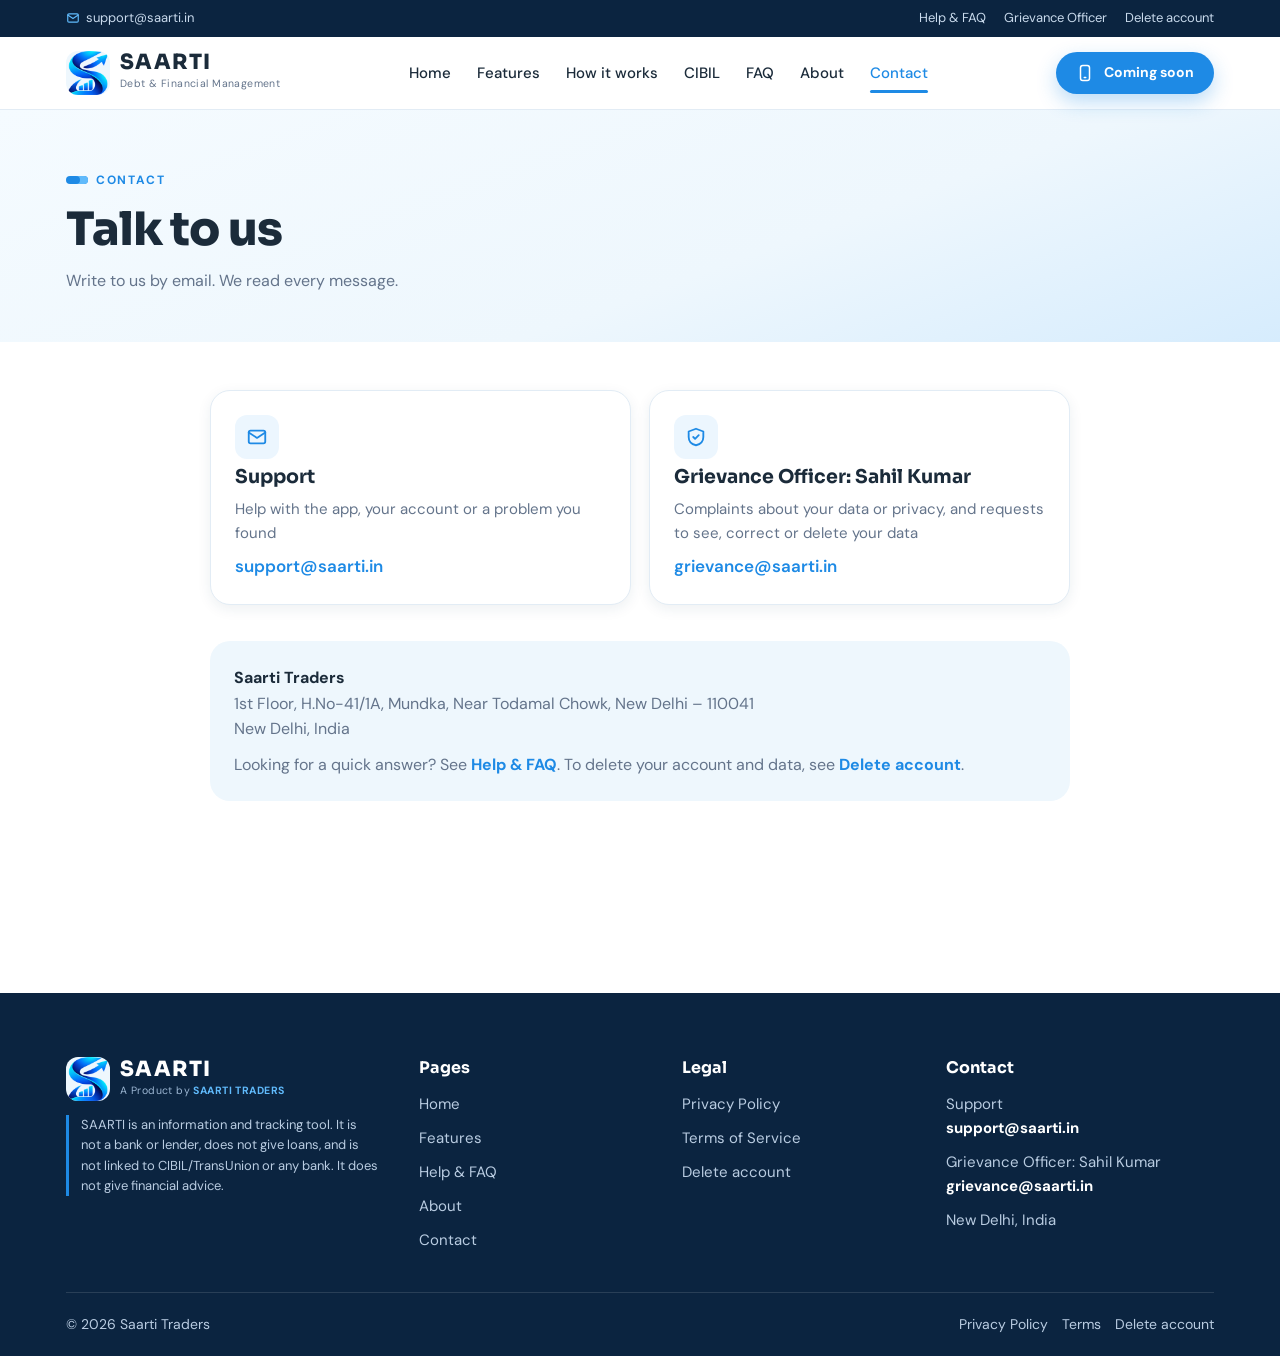
<file: contact.html>
<!doctype html>
<html lang="en-IN">
<head>
<meta charset="utf-8">
<meta name="viewport" content="width=device-width, initial-scale=1">
<title>Contact | SAARTI</title>
<meta name="description" content="Contact SAARTI support or our Grievance Officer.">
<meta name="theme-color" content="#1E8AE5">
<meta name="robots" content="index,follow">
<link rel="canonical" href="https://saarti.in/contact.html">
<link rel="icon" type="image/png" href="assets/images/favicon.png">
<link rel="apple-touch-icon" href="assets/images/apple-touch-icon.png">
<meta property="og:type" content="website">
<meta property="og:site_name" content="SAARTI">
<meta property="og:title" content="Contact | SAARTI">
<meta property="og:description" content="Contact SAARTI support or our Grievance Officer.">
<meta property="og:url" content="https://saarti.in/contact.html">
<meta property="og:image" content="https://saarti.in/assets/images/og-image.jpg">
<meta property="og:locale" content="en_IN">
<meta name="twitter:card" content="summary_large_image">
<meta name="twitter:title" content="Contact | SAARTI">
<meta name="twitter:description" content="Contact SAARTI support or our Grievance Officer.">
<meta name="twitter:image" content="https://saarti.in/assets/images/og-image.jpg">
<link rel="preconnect" href="https://fonts.googleapis.com">
<link rel="preconnect" href="https://fonts.gstatic.com" crossorigin>
<link rel="stylesheet" href="https://fonts.googleapis.com/css2?family=Sora:wght@600;700;800&family=DM+Sans:opsz,wght@9..40,400;9..40,500;9..40,700&display=swap">
<link rel="stylesheet" href="assets/css/style.css">
</head>
<body>
<a class="skip" href="#main">Skip to content</a>
<div class="util"><div class="wrap">
  <a class="mail" href="mailto:support@saarti.in"><svg viewBox="0 0 24 24" fill="none" stroke="currentColor" stroke-width="2" stroke-linecap="round" stroke-linejoin="round" aria-hidden="true"><rect x="3" y="5" width="18" height="14" rx="2"/><path d="m3 7 9 6 9-6"/></svg>support@saarti.in</a>
  <div class="util-r"><a href="faq.html">Help &amp; FAQ</a><a href="contact.html#grievance">Grievance Officer</a><a href="delete-account.html">Delete account</a></div>
</div></div>
<header class="nav"><div class="wrap">
  <a class="brand" href="index.html" aria-label="SAARTI home"><img src="assets/images/brand/saarti-mark.png" alt="" width="44" height="44"><span><b>SAARTI</b><small>Debt &amp; Financial Management</small></span></a>
  <nav class="links" id="menu" aria-label="Main"><a href="index.html">Home</a><a href="index.html#features">Features</a><a href="index.html#how">How it works</a><a href="index.html#cibil">CIBIL</a><a href="faq.html">FAQ</a><a href="about.html">About</a><a href="contact.html" class="on" aria-current="page">Contact</a><a class="m-only" href="privacy-policy.html">Privacy Policy</a><a class="m-only" href="delete-account.html">Delete account</a><span class="btn btn-primary btn-sm m-only" aria-disabled="true"><svg viewBox="0 0 24 24" fill="none" stroke="currentColor" stroke-width="2" stroke-linecap="round" stroke-linejoin="round" aria-hidden="true"><rect x="6" y="2" width="12" height="20" rx="3"/><path d="M11 18h2"/></svg>Coming soon on Google Play</span></nav>
  <span class="nav-cta"><span class="btn btn-primary btn-sm" aria-disabled="true"><svg viewBox="0 0 24 24" fill="none" stroke="currentColor" stroke-width="2" stroke-linecap="round" stroke-linejoin="round" aria-hidden="true"><rect x="6" y="2" width="12" height="20" rx="3"/><path d="M11 18h2"/></svg>Coming soon</span></span>
  <button class="burger" type="button" aria-label="Open menu" aria-expanded="false" aria-controls="menu"><svg class="lines" viewBox="0 0 24 24" fill="none" stroke="currentColor" stroke-width="2" aria-hidden="true"><path d="M4 7h16M4 12h16M4 17h16"/></svg><svg class="x" viewBox="0 0 24 24" fill="none" stroke="currentColor" stroke-width="2" aria-hidden="true"><path d="M6 6l12 12M18 6 6 18"/></svg></button>
</div></header>
<main id="main">
<section class="page-hero"><div class="wrap">
  <span class="eyebrow">Contact</span>
  <h1>Talk to us</h1>
  <p>Write to us by email. We read every message.</p>
</div></section>
<section class="block" style="padding-top:48px"><div class="wrap">
  <div class="contact-row">
    <div class="contact-card" id="support"><span class="ic"><svg viewBox="0 0 24 24" fill="none" stroke="currentColor" stroke-width="2" stroke-linecap="round" stroke-linejoin="round" aria-hidden="true"><rect x="3" y="5" width="18" height="14" rx="2"/><path d="m3 7 9 6 9-6"/></svg></span><h2>Support</h2><p>Help with the app, your account or a problem you found</p><a class="mail" href="mailto:support@saarti.in?subject=SAARTI%20support">support@saarti.in</a></div>
    <div class="contact-card" id="grievance"><span class="ic"><svg viewBox="0 0 24 24" fill="none" stroke="currentColor" stroke-width="2" stroke-linecap="round" stroke-linejoin="round" aria-hidden="true"><path d="M12 3 4 6v6c0 5 3.5 8 8 9 4.5-1 8-4 8-9V6z"/><path d="m9 12 2 2 4-4"/></svg></span><h2>Grievance Officer: Sahil Kumar</h2><p>Complaints about your data or privacy, and requests to see, correct or delete your data</p><a class="mail" href="mailto:grievance@saarti.in?subject=SAARTI%20grievance">grievance@saarti.in</a></div>
  </div>
  <div class="info-card">
    <p><b>Saarti Traders</b><br>1st Floor, H.No-41/1A, Mundka, Near Todamal Chowk, New Delhi – 110041<br>New Delhi, India</p>
    <p>Looking for a quick answer? See <a href="faq.html">Help &amp; FAQ</a>. To delete your account and data, see <a href="delete-account.html">Delete account</a>.</p>
  </div>
</div></section>
</main>
<footer><div class="wrap">
  <div class="f-grid">
    <div class="f-brand">
      <a class="brand" href="index.html" aria-label="SAARTI home"><img src="assets/images/brand/saarti-mark.png" alt="" width="44" height="44" loading="lazy"><span><b>SAARTI</b><small>A Product by <strong>SAARTI TRADERS</strong></small></span></a>
      <p class="disc">SAARTI is an information and tracking tool. It is not a bank or lender, does not give loans, and is not linked to CIBIL/TransUnion or any bank. It does not give financial advice.</p>
    </div>
    <div><h2>Pages</h2><ul><li><a href="index.html">Home</a></li><li><a href="index.html#features">Features</a></li><li><a href="faq.html">Help &amp; FAQ</a></li><li><a href="about.html">About</a></li><li><a href="contact.html">Contact</a></li></ul></div>
    <div><h2>Legal</h2><ul><li><a href="privacy-policy.html">Privacy Policy</a></li><li><a href="terms-and-conditions.html">Terms of Service</a></li><li><a href="delete-account.html">Delete account</a></li></ul></div>
    <div><h2>Contact</h2><ul><li>Support<br><a class="mail" href="mailto:support@saarti.in?subject=SAARTI%20support">support@saarti.in</a></li><li>Grievance Officer: Sahil Kumar<br><a class="mail" href="mailto:grievance@saarti.in?subject=SAARTI%20grievance">grievance@saarti.in</a></li><li>New Delhi, India</li></ul></div>
  </div>
  <div class="f-bot"><span>© 2026 Saarti Traders</span><nav aria-label="Legal"><a href="privacy-policy.html">Privacy Policy</a><a href="terms-and-conditions.html">Terms</a><a href="delete-account.html">Delete account</a></nav></div>
</div></footer>
<script src="assets/js/main.js" defer></script>
</body>
</html>
</file>
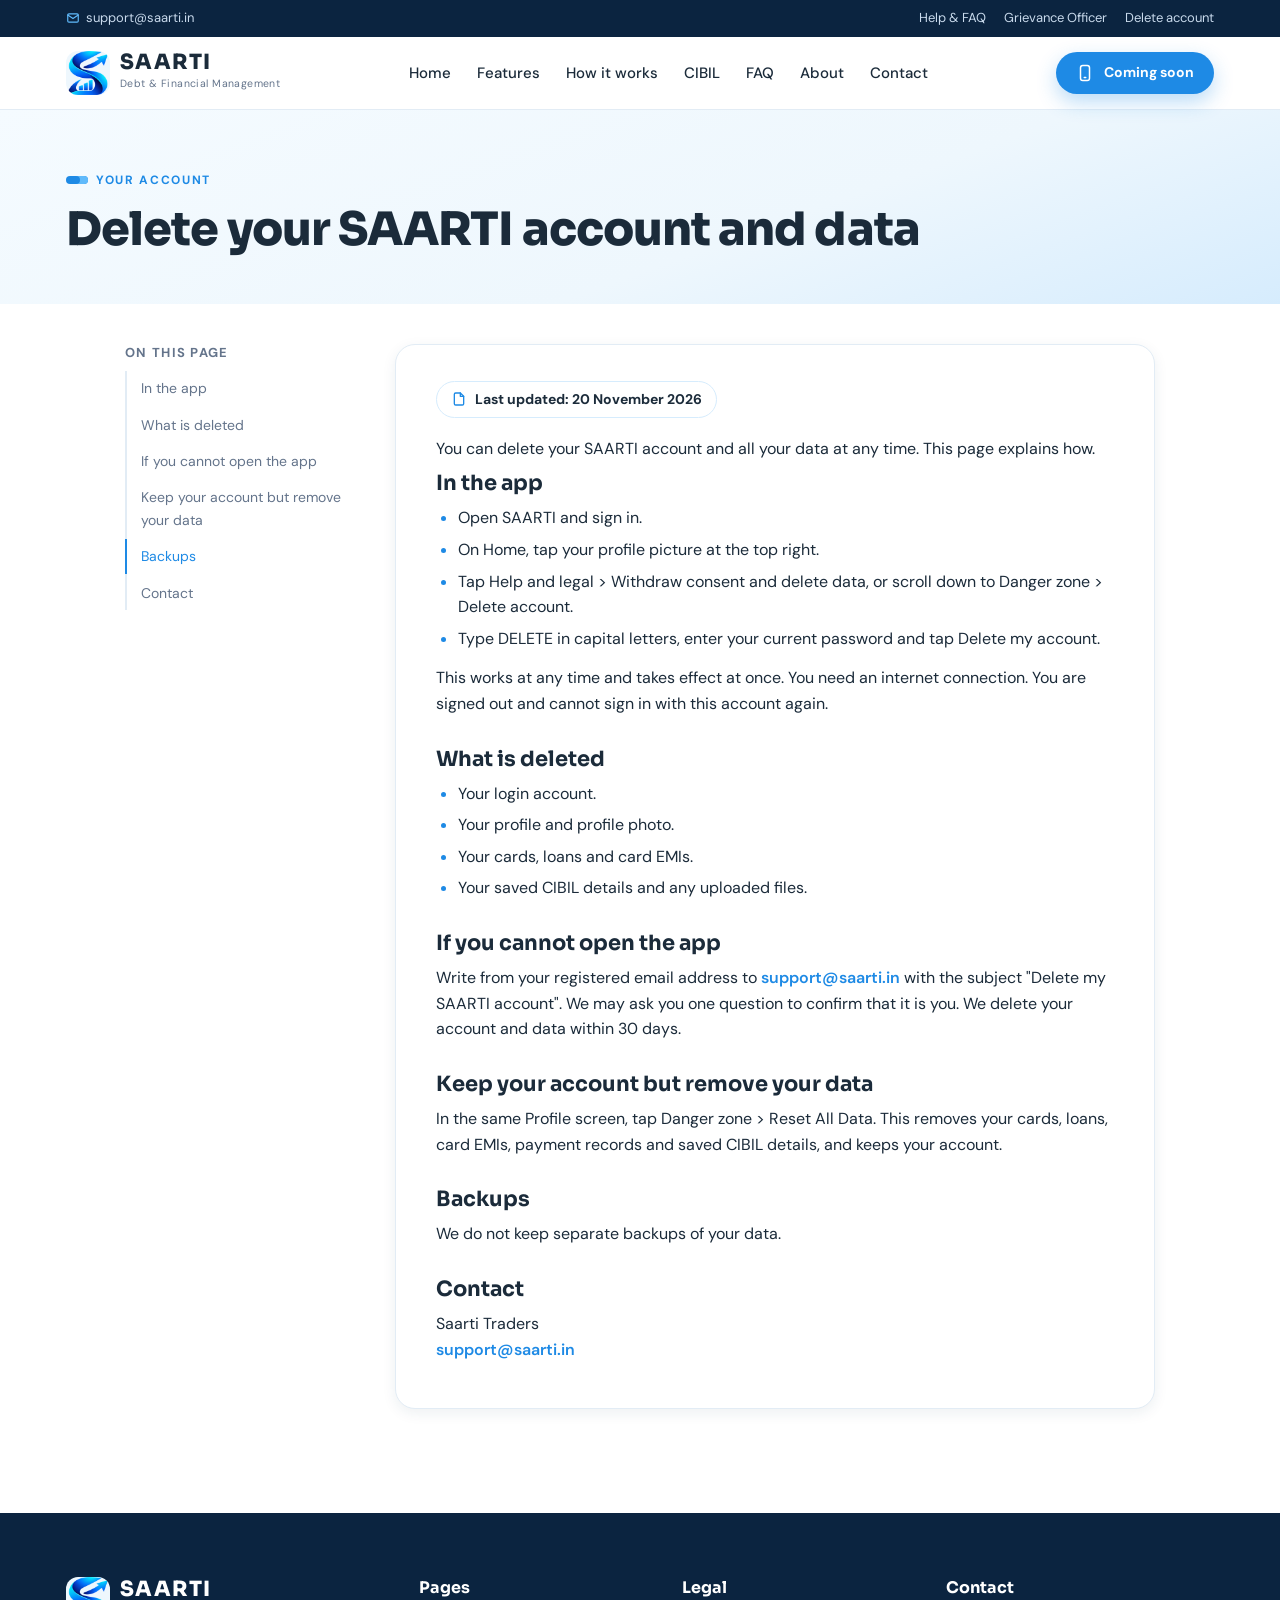
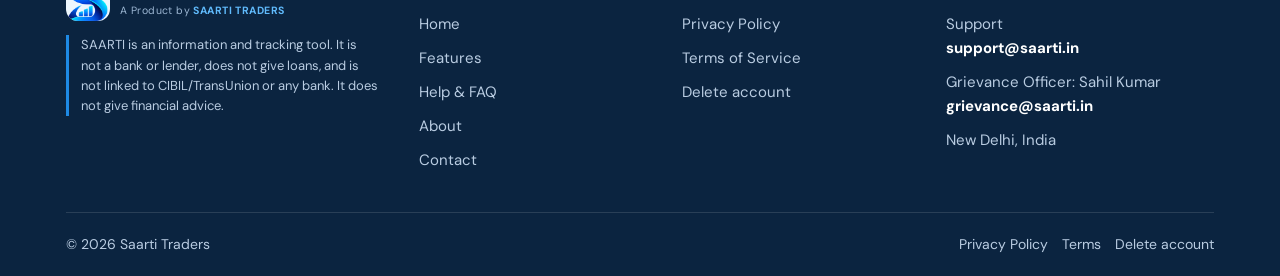
<file: delete-account.html>
<!doctype html>
<html lang="en-IN">
<head>
<meta charset="utf-8">
<meta name="viewport" content="width=device-width, initial-scale=1">
<title>Delete your account | SAARTI</title>
<meta name="description" content="How to delete your SAARTI account and all your data, in the app or by email.">
<meta name="theme-color" content="#1E8AE5">
<meta name="robots" content="index,follow">
<link rel="canonical" href="https://saarti.in/delete-account.html">
<link rel="icon" type="image/png" href="assets/images/favicon.png">
<link rel="apple-touch-icon" href="assets/images/apple-touch-icon.png">
<meta property="og:type" content="website">
<meta property="og:site_name" content="SAARTI">
<meta property="og:title" content="Delete your account | SAARTI">
<meta property="og:description" content="How to delete your SAARTI account and all your data, in the app or by email.">
<meta property="og:url" content="https://saarti.in/delete-account.html">
<meta property="og:image" content="https://saarti.in/assets/images/og-image.jpg">
<meta property="og:locale" content="en_IN">
<meta name="twitter:card" content="summary_large_image">
<meta name="twitter:title" content="Delete your account | SAARTI">
<meta name="twitter:description" content="How to delete your SAARTI account and all your data, in the app or by email.">
<meta name="twitter:image" content="https://saarti.in/assets/images/og-image.jpg">
<link rel="preconnect" href="https://fonts.googleapis.com">
<link rel="preconnect" href="https://fonts.gstatic.com" crossorigin>
<link rel="stylesheet" href="https://fonts.googleapis.com/css2?family=Sora:wght@600;700;800&family=DM+Sans:opsz,wght@9..40,400;9..40,500;9..40,700&display=swap">
<link rel="stylesheet" href="assets/css/style.css">
</head>
<body>
<a class="skip" href="#main">Skip to content</a>
<div class="util"><div class="wrap">
  <a class="mail" href="mailto:support@saarti.in"><svg viewBox="0 0 24 24" fill="none" stroke="currentColor" stroke-width="2" stroke-linecap="round" stroke-linejoin="round" aria-hidden="true"><rect x="3" y="5" width="18" height="14" rx="2"/><path d="m3 7 9 6 9-6"/></svg>support@saarti.in</a>
  <div class="util-r"><a href="faq.html">Help &amp; FAQ</a><a href="contact.html#grievance">Grievance Officer</a><a href="delete-account.html">Delete account</a></div>
</div></div>
<header class="nav"><div class="wrap">
  <a class="brand" href="index.html" aria-label="SAARTI home"><img src="assets/images/brand/saarti-mark.png" alt="" width="44" height="44"><span><b>SAARTI</b><small>Debt &amp; Financial Management</small></span></a>
  <nav class="links" id="menu" aria-label="Main"><a href="index.html">Home</a><a href="index.html#features">Features</a><a href="index.html#how">How it works</a><a href="index.html#cibil">CIBIL</a><a href="faq.html">FAQ</a><a href="about.html">About</a><a href="contact.html">Contact</a><a class="m-only" href="privacy-policy.html">Privacy Policy</a><a class="m-only" href="delete-account.html">Delete account</a><span class="btn btn-primary btn-sm m-only" aria-disabled="true"><svg viewBox="0 0 24 24" fill="none" stroke="currentColor" stroke-width="2" stroke-linecap="round" stroke-linejoin="round" aria-hidden="true"><rect x="6" y="2" width="12" height="20" rx="3"/><path d="M11 18h2"/></svg>Coming soon on Google Play</span></nav>
  <span class="nav-cta"><span class="btn btn-primary btn-sm" aria-disabled="true"><svg viewBox="0 0 24 24" fill="none" stroke="currentColor" stroke-width="2" stroke-linecap="round" stroke-linejoin="round" aria-hidden="true"><rect x="6" y="2" width="12" height="20" rx="3"/><path d="M11 18h2"/></svg>Coming soon</span></span>
  <button class="burger" type="button" aria-label="Open menu" aria-expanded="false" aria-controls="menu"><svg class="lines" viewBox="0 0 24 24" fill="none" stroke="currentColor" stroke-width="2" aria-hidden="true"><path d="M4 7h16M4 12h16M4 17h16"/></svg><svg class="x" viewBox="0 0 24 24" fill="none" stroke="currentColor" stroke-width="2" aria-hidden="true"><path d="M6 6l12 12M18 6 6 18"/></svg></button>
</div></header>
<main id="main">
<section class="page-hero"><div class="wrap">
  <span class="eyebrow">Your account</span>
  <h1>Delete your SAARTI account and data</h1>
</div></section>
<div class="wrap inner-main"><div class="doc-layout">
  <nav class="toc" aria-label="On this page"><h2>On this page</h2><ol>
    <li><a href="#in-the-app">In the app</a></li>
    <li><a href="#what-is-deleted">What is deleted</a></li>
    <li><a href="#if-you-cannot-open-the-app">If you cannot open the app</a></li>
    <li><a href="#keep-your-account-but-remove-your-data">Keep your account but remove your data</a></li>
    <li><a href="#backups">Backups</a></li>
    <li><a href="#contact">Contact</a></li>
  </ol></nav>
  <article class="doc">
<p class="version"><svg viewBox="0 0 24 24" fill="none" stroke="currentColor" stroke-width="2" stroke-linecap="round" stroke-linejoin="round" aria-hidden="true"><path d="M14 3H7a2 2 0 0 0-2 2v14a2 2 0 0 0 2 2h10a2 2 0 0 0 2-2V8z"/><path d="M14 3v5h5"/></svg>Last updated: 20 November 2026</p>
<p>You can delete your SAARTI account and all your data at any time. This page explains how.</p>
<h2 id="in-the-app">In the app</h2>
<ul>
  <li>Open SAARTI and sign in.</li>
  <li>On Home, tap your profile picture at the top right.</li>
  <li>Tap Help and legal &gt; Withdraw consent and delete data, or scroll down to Danger zone &gt; Delete account.</li>
  <li>Type DELETE in capital letters, enter your current password and tap Delete my account.</li>
</ul>
<p>This works at any time and takes effect at once. You need an internet connection. You are signed out and cannot sign in with this account again.</p>
<h2 id="what-is-deleted">What is deleted</h2>
<ul>
  <li>Your login account.</li>
  <li>Your profile and profile photo.</li>
  <li>Your cards, loans and card EMIs.</li>
  <li>Your saved CIBIL details and any uploaded files.</li>
</ul>
<h2 id="if-you-cannot-open-the-app">If you cannot open the app</h2>
<p>Write from your registered email address to <a href="mailto:support@saarti.in">support@saarti.in</a> with the subject &quot;Delete my SAARTI account&quot;. We may ask you one question to confirm that it is you. We delete your account and data within 30 days.</p>
<h2 id="keep-your-account-but-remove-your-data">Keep your account but remove your data</h2>
<p>In the same Profile screen, tap Danger zone &gt; Reset All Data. This removes your cards, loans, card EMIs, payment records and saved CIBIL details, and keeps your account.</p>
<h2 id="backups">Backups</h2>
<p>We do not keep separate backups of your data.</p>
<h2 id="contact">Contact</h2>
<p>Saarti Traders<br><a href="mailto:support@saarti.in">support@saarti.in</a></p>
  </article>
</div></div>
</main>
<footer><div class="wrap">
  <div class="f-grid">
    <div class="f-brand">
      <a class="brand" href="index.html" aria-label="SAARTI home"><img src="assets/images/brand/saarti-mark.png" alt="" width="44" height="44" loading="lazy"><span><b>SAARTI</b><small>A Product by <strong>SAARTI TRADERS</strong></small></span></a>
      <p class="disc">SAARTI is an information and tracking tool. It is not a bank or lender, does not give loans, and is not linked to CIBIL/TransUnion or any bank. It does not give financial advice.</p>
    </div>
    <div><h2>Pages</h2><ul><li><a href="index.html">Home</a></li><li><a href="index.html#features">Features</a></li><li><a href="faq.html">Help &amp; FAQ</a></li><li><a href="about.html">About</a></li><li><a href="contact.html">Contact</a></li></ul></div>
    <div><h2>Legal</h2><ul><li><a href="privacy-policy.html">Privacy Policy</a></li><li><a href="terms-and-conditions.html">Terms of Service</a></li><li><a href="delete-account.html">Delete account</a></li></ul></div>
    <div><h2>Contact</h2><ul><li>Support<br><a class="mail" href="mailto:support@saarti.in?subject=SAARTI%20support">support@saarti.in</a></li><li>Grievance Officer: Sahil Kumar<br><a class="mail" href="mailto:grievance@saarti.in?subject=SAARTI%20grievance">grievance@saarti.in</a></li><li>New Delhi, India</li></ul></div>
  </div>
  <div class="f-bot"><span>© 2026 Saarti Traders</span><nav aria-label="Legal"><a href="privacy-policy.html">Privacy Policy</a><a href="terms-and-conditions.html">Terms</a><a href="delete-account.html">Delete account</a></nav></div>
</div></footer>
<script src="assets/js/main.js" defer></script>
</body>
</html>
</file>
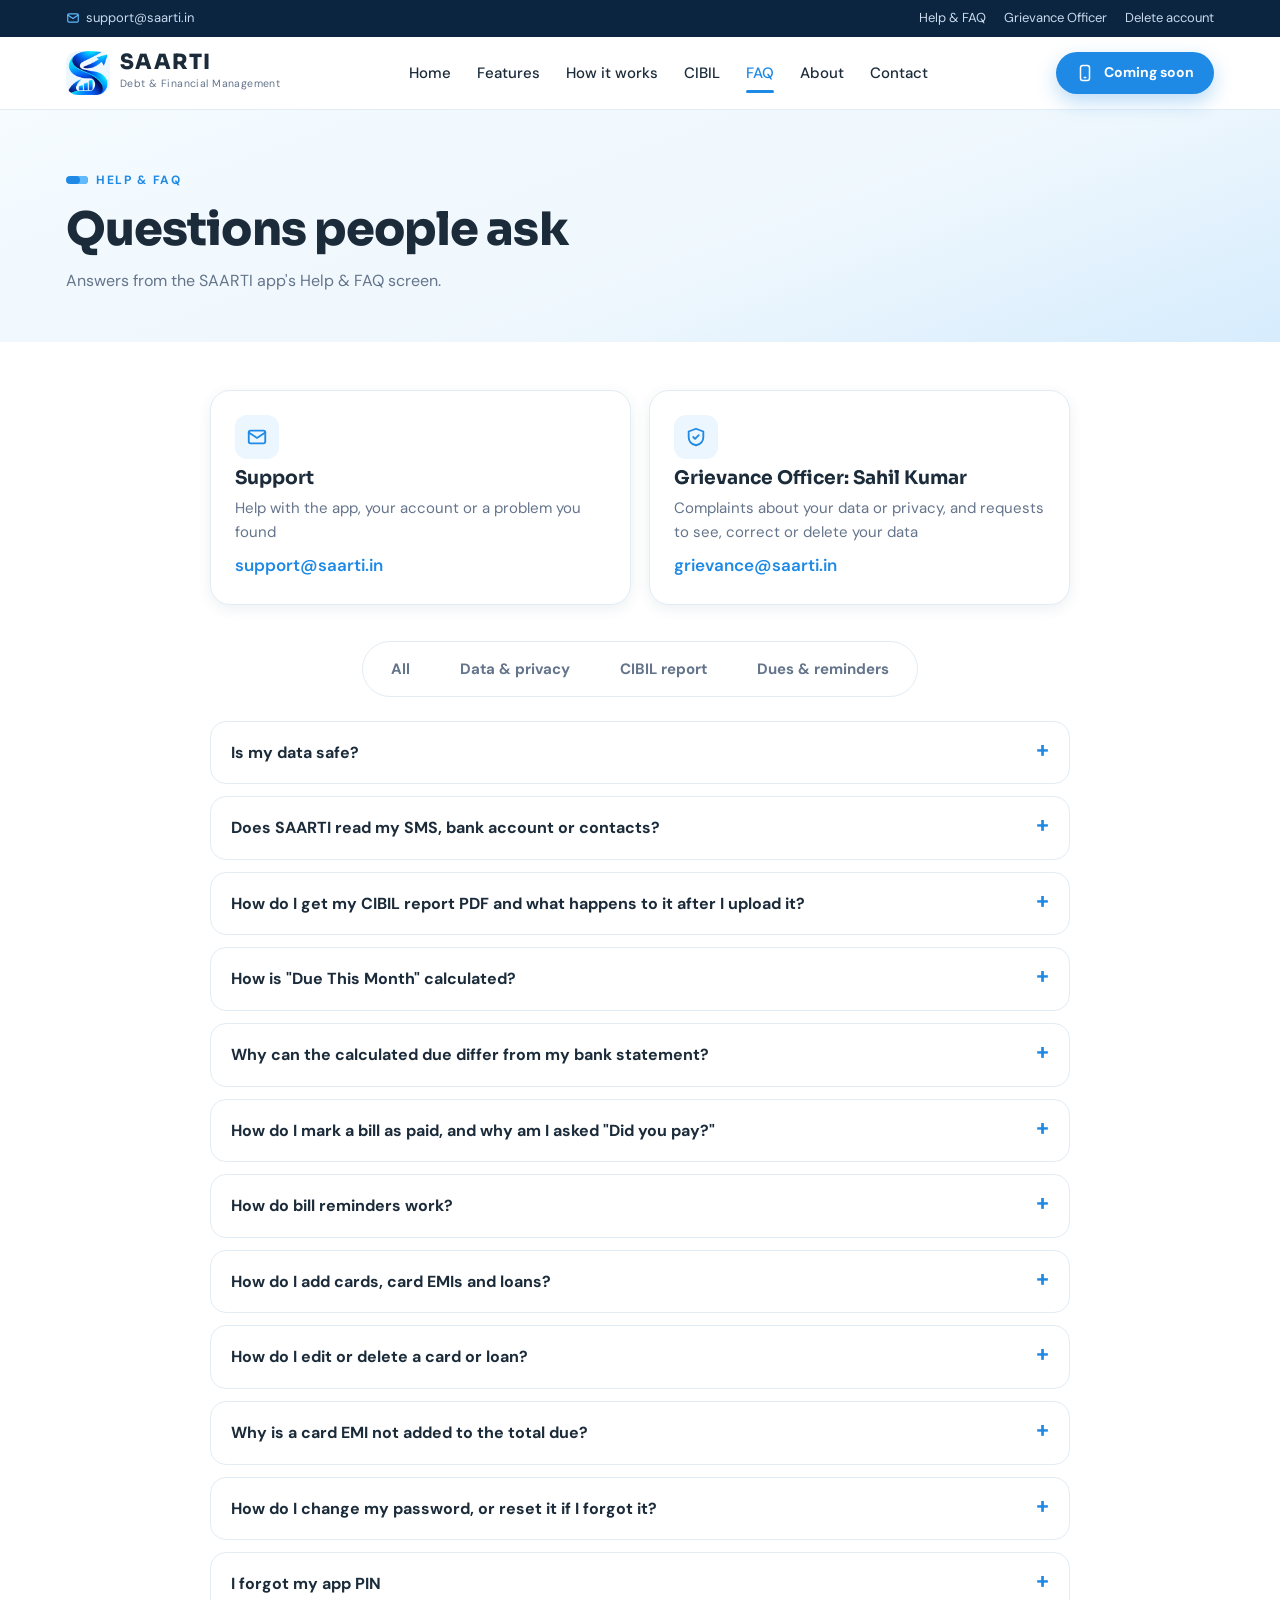
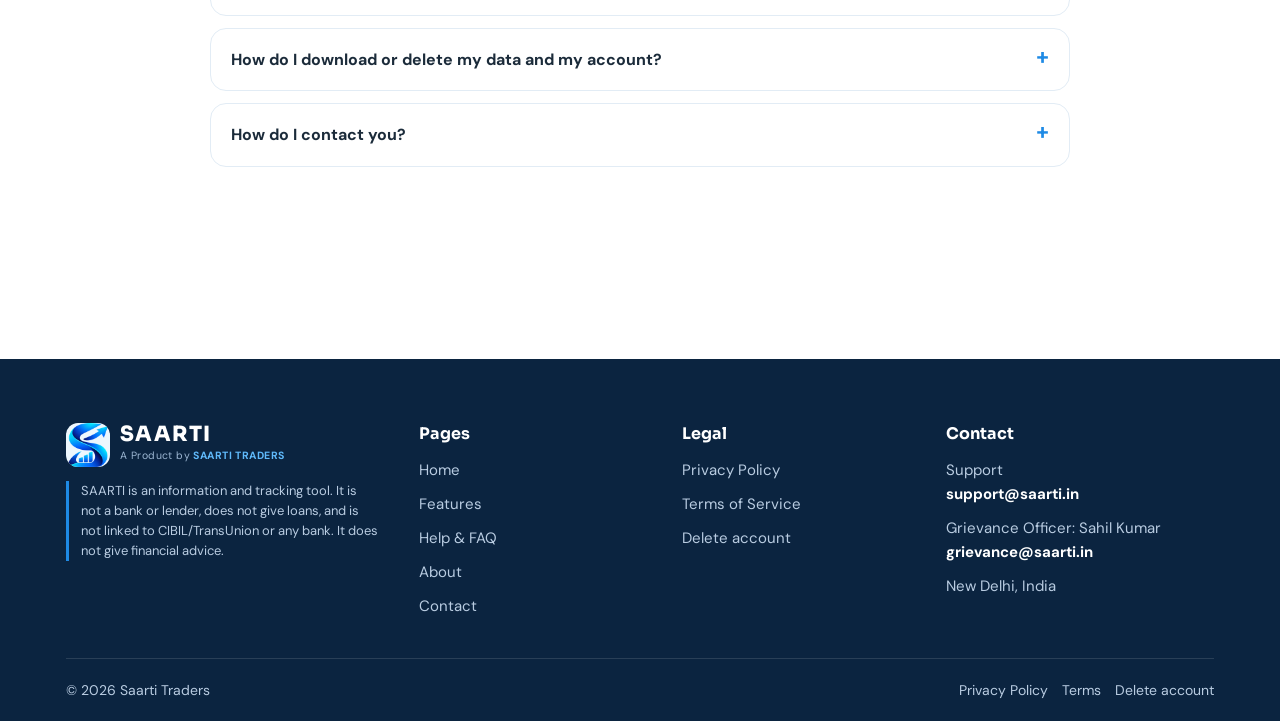
<file: faq.html>
<!doctype html>
<html lang="en-IN">
<head>
<meta charset="utf-8">
<meta name="viewport" content="width=device-width, initial-scale=1">
<title>Help &amp; FAQ | SAARTI</title>
<meta name="description" content="Answers to common questions about SAARTI: your data, your CIBIL report, monthly dues and bill reminders.">
<meta name="theme-color" content="#1E8AE5">
<meta name="robots" content="index,follow">
<link rel="canonical" href="https://saarti.in/faq.html">
<link rel="icon" type="image/png" href="assets/images/favicon.png">
<link rel="apple-touch-icon" href="assets/images/apple-touch-icon.png">
<meta property="og:type" content="website">
<meta property="og:site_name" content="SAARTI">
<meta property="og:title" content="Help &amp; FAQ | SAARTI">
<meta property="og:description" content="Answers to common questions about SAARTI: your data, your CIBIL report, monthly dues and bill reminders.">
<meta property="og:url" content="https://saarti.in/faq.html">
<meta property="og:image" content="https://saarti.in/assets/images/og-image.jpg">
<meta property="og:locale" content="en_IN">
<meta name="twitter:card" content="summary_large_image">
<meta name="twitter:title" content="Help &amp; FAQ | SAARTI">
<meta name="twitter:description" content="Answers to common questions about SAARTI: your data, your CIBIL report, monthly dues and bill reminders.">
<meta name="twitter:image" content="https://saarti.in/assets/images/og-image.jpg">
<link rel="preconnect" href="https://fonts.googleapis.com">
<link rel="preconnect" href="https://fonts.gstatic.com" crossorigin>
<link rel="stylesheet" href="https://fonts.googleapis.com/css2?family=Sora:wght@600;700;800&family=DM+Sans:opsz,wght@9..40,400;9..40,500;9..40,700&display=swap">
<link rel="stylesheet" href="assets/css/style.css">
</head>
<body>
<a class="skip" href="#main">Skip to content</a>
<div class="util"><div class="wrap">
  <a class="mail" href="mailto:support@saarti.in"><svg viewBox="0 0 24 24" fill="none" stroke="currentColor" stroke-width="2" stroke-linecap="round" stroke-linejoin="round" aria-hidden="true"><rect x="3" y="5" width="18" height="14" rx="2"/><path d="m3 7 9 6 9-6"/></svg>support@saarti.in</a>
  <div class="util-r"><a href="faq.html">Help &amp; FAQ</a><a href="contact.html#grievance">Grievance Officer</a><a href="delete-account.html">Delete account</a></div>
</div></div>
<header class="nav"><div class="wrap">
  <a class="brand" href="index.html" aria-label="SAARTI home"><img src="assets/images/brand/saarti-mark.png" alt="" width="44" height="44"><span><b>SAARTI</b><small>Debt &amp; Financial Management</small></span></a>
  <nav class="links" id="menu" aria-label="Main"><a href="index.html">Home</a><a href="index.html#features">Features</a><a href="index.html#how">How it works</a><a href="index.html#cibil">CIBIL</a><a href="faq.html" class="on" aria-current="page">FAQ</a><a href="about.html">About</a><a href="contact.html">Contact</a><a class="m-only" href="privacy-policy.html">Privacy Policy</a><a class="m-only" href="delete-account.html">Delete account</a><span class="btn btn-primary btn-sm m-only" aria-disabled="true"><svg viewBox="0 0 24 24" fill="none" stroke="currentColor" stroke-width="2" stroke-linecap="round" stroke-linejoin="round" aria-hidden="true"><rect x="6" y="2" width="12" height="20" rx="3"/><path d="M11 18h2"/></svg>Coming soon on Google Play</span></nav>
  <span class="nav-cta"><span class="btn btn-primary btn-sm" aria-disabled="true"><svg viewBox="0 0 24 24" fill="none" stroke="currentColor" stroke-width="2" stroke-linecap="round" stroke-linejoin="round" aria-hidden="true"><rect x="6" y="2" width="12" height="20" rx="3"/><path d="M11 18h2"/></svg>Coming soon</span></span>
  <button class="burger" type="button" aria-label="Open menu" aria-expanded="false" aria-controls="menu"><svg class="lines" viewBox="0 0 24 24" fill="none" stroke="currentColor" stroke-width="2" aria-hidden="true"><path d="M4 7h16M4 12h16M4 17h16"/></svg><svg class="x" viewBox="0 0 24 24" fill="none" stroke="currentColor" stroke-width="2" aria-hidden="true"><path d="M6 6l12 12M18 6 6 18"/></svg></button>
</div></header>
<main id="main">
<section class="page-hero"><div class="wrap">
  <span class="eyebrow">Help &amp; FAQ</span>
  <h1>Questions people ask</h1>
  <p>Answers from the SAARTI app's Help &amp; FAQ screen.</p>
</div></section>
<section class="block faq-page" style="padding-top:48px"><div class="wrap">
  <h2 class="sr">Contact us</h2>
  <div class="contact-row">
    <div class="contact-card"><span class="ic"><svg viewBox="0 0 24 24" fill="none" stroke="currentColor" stroke-width="2" stroke-linecap="round" stroke-linejoin="round" aria-hidden="true"><rect x="3" y="5" width="18" height="14" rx="2"/><path d="m3 7 9 6 9-6"/></svg></span><h3>Support</h3><p>Help with the app, your account or a problem you found</p><a class="mail" href="mailto:support@saarti.in?subject=SAARTI%20support">support@saarti.in</a></div>
    <div class="contact-card"><span class="ic"><svg viewBox="0 0 24 24" fill="none" stroke="currentColor" stroke-width="2" stroke-linecap="round" stroke-linejoin="round" aria-hidden="true"><path d="M12 3 4 6v6c0 5 3.5 8 8 9 4.5-1 8-4 8-9V6z"/><path d="m9 12 2 2 4-4"/></svg></span><h3>Grievance Officer: Sahil Kumar</h3><p>Complaints about your data or privacy, and requests to see, correct or delete your data</p><a class="mail" href="mailto:grievance@saarti.in?subject=SAARTI%20grievance">grievance@saarti.in</a></div>
  </div>
  <div class="tabbar-wrap"><div class="tabbar" data-faq-filter aria-label="Show questions about">
    <button class="tab" type="button" data-cat="all" aria-pressed="true">All</button>
    <button class="tab" type="button" data-cat="data" aria-pressed="false">Data &amp; privacy</button>
    <button class="tab" type="button" data-cat="cibil" aria-pressed="false">CIBIL report</button>
    <button class="tab" type="button" data-cat="dues" aria-pressed="false">Dues &amp; reminders</button>
  </div></div>
  <div class="faq-list">
    <details id="is-my-data-safe" data-cat="data"><summary>Is my data safe?</summary><p>Your data is saved in your SAARTI account with our cloud provider. It is stored securely with Supabase. Each user can see and change only their own records. We never ask for your full card number, CVV, PIN, OTPs or bank passwords, so please never type them into the app. You stay signed in on your phone, so sign out on a phone you share.</p></details>
    <details id="does-saarti-read-my-sms-bank-account-or-contacts" data-cat="data"><summary>Does SAARTI read my SMS, bank account or contacts?</summary><p>No. SAARTI does not read your SMS, contacts or location, and it does not connect to your bank account. Everything in My Data is what you type in. The app asks for your photos only when you choose a profile photo, for your files only when you pick a CIBIL PDF, and to show notifications only if you turn on bill reminders.</p></details>
    <details id="how-do-i-get-my-cibil-report-pdf-and-what-happens-to-it-after-i" data-cat="cibil"><summary>How do I get my CIBIL report PDF and what happens to it after I upload it?</summary><p>Download your report as a PDF from the CIBIL website (cibil.com). Then open the CIBIL tab and tap Upload CIBIL Report (PDF). The first time, we ask for your consent: your PDF is sent to an AI service (Google Gemini), which may process it outside India, to pick out your score, cards and loans. The PDF is deleted right after it is read. We keep only the details it picked out. You can remove them at any time with Reset All Data in your Profile, or with Delete account.</p></details>
    <details id="how-is-due-this-month-calculated" data-cat="dues"><summary>How is &quot;Due This Month&quot; calculated?</summary><p>It adds up this month&#39;s due for every card in My Data and the EMI of every open loan in My Data. CIBIL data is not used. A card&#39;s due is the statement due you typed. If you left it empty, the app calculates it: the monthly EMIs running on the card plus the spends left in the outstanding after the EMI balances are taken out. Payments you mark as paid are taken off, so it shows what is still left to pay this month.</p></details>
    <details id="why-can-the-calculated-due-differ-from-my-bank-statement" data-cat="dues"><summary>Why can the calculated due differ from my bank statement?</summary><p>The app calculates only from the numbers you typed. Your bank also adds interest, fees, taxes and new spends, and counts from your statement date. Type the due from your statement on the card to use your bank&#39;s figure. Your bank&#39;s figure is always the right one.</p></details>
    <details id="how-do-i-mark-a-bill-as-paid-and-why-am-i-asked-did-you-pay" data-cat="dues"><summary>How do I mark a bill as paid, and why am I asked &quot;Did you pay?&quot;</summary><p>Open the Due tab, tap Mark paid next to the bill, enter the amount you paid and tap Save payment. The app works out your new outstanding or balance for you; tap Edit these numbers if your bank shows different ones. When a due date has passed and the bill is not marked paid, the app asks &quot;Did you pay?&quot; so your totals stay right. Tap Not yet and it asks again the next day.</p></details>
    <details id="how-do-bill-reminders-work" data-cat="dues"><summary>How do bill reminders work?</summary><p>Reminders are set on your phone for the next 60 days: 3 days before, 1 day before and on each due date, and on each card&#39;s statement date. They come only if you turned them on (on Home or in your Profile) and allowed notifications. Open SAARTI at least once a month so they are refreshed. A reminder never shows an amount or a bank or lender name, only text like &quot;A bill is due tomorrow&quot;. Android may delay a reminder by a few minutes, and a phone&#39;s battery saver can stop them, so if you miss them, allow SAARTI to run in the background in your phone settings.</p></details>
    <details id="how-do-i-add-cards-card-emis-and-loans" data-cat="dues"><summary>How do I add cards, card EMIs and loans?</summary><p>Open My Data, choose Cards or Loans, and tap Add Card or Add Loan. Card EMIs are added in the card form: answer yes to &quot;Is any EMI running on this card?&quot; and fill in each EMI. To add an EMI to a card you already saved, edit the card.</p></details>
    <details id="how-do-i-edit-or-delete-a-card-or-loan" data-cat="dues"><summary>How do I edit or delete a card or loan?</summary><p>In My Data, tap the pencil icon on a card or loan to edit it, or the bin icon to delete it. To remove all your cards and loans at once, tap Reset All My Data on the My Data tab.</p></details>
    <details id="why-is-a-card-emi-not-added-to-the-total-due" data-cat="dues"><summary>Why is a card EMI not added to the total due?</summary><p>A card EMI is billed on your card statement, so it is already part of that card&#39;s due. Adding it again would count it twice.</p></details>
    <details id="how-do-i-change-my-password-or-reset-it-if-i-forgot-it" data-cat="data"><summary>How do I change my password, or reset it if I forgot it?</summary><p>To change it, open your Profile and tap Change password. You need your current password. If you forgot it, tap Forgot on the sign-in screen, enter your email and tap Send Reset Code. We email a code to registered addresses only; enter it with your new password.</p></details>
    <details id="i-forgot-my-app-pin" data-cat="data"><summary>I forgot my app PIN</summary><p>No problem, your data is safe in your account. On the lock screen, tap Forgot PIN?, then tap Sign out. Sign in again with your email and password. The app lock is now off, so SAARTI opens without a PIN. To lock it again, open your Profile, turn on App lock under Security and choose a new PIN.</p></details>
    <details id="how-do-i-download-or-delete-my-data-and-my-account" data-cat="data"><summary>How do I download or delete my data and my account?</summary><p>To get a copy of your data, open your Profile and tap Download my data. You can download it as a PDF, Excel or JSON file. To delete your account and all your data, open your Profile and tap Delete account. This cannot be undone. To clear your cards, loans and CIBIL report but keep your account, tap Reset All Data in your Profile.</p></details>
    <details id="how-do-i-contact-you" data-cat="data"><summary>How do I contact you?</summary><p>Use the Contact us rows at the top of this screen. Write to <a href="mailto:support@saarti.in">support@saarti.in</a> for help with the app or your account, and to our Grievance Officer at <a href="mailto:grievance@saarti.in">grievance@saarti.in</a> about your data or privacy. The Grievance Officer replies within 30 days.</p></details>
  </div>
</div></section>
</main>
<footer><div class="wrap">
  <div class="f-grid">
    <div class="f-brand">
      <a class="brand" href="index.html" aria-label="SAARTI home"><img src="assets/images/brand/saarti-mark.png" alt="" width="44" height="44" loading="lazy"><span><b>SAARTI</b><small>A Product by <strong>SAARTI TRADERS</strong></small></span></a>
      <p class="disc">SAARTI is an information and tracking tool. It is not a bank or lender, does not give loans, and is not linked to CIBIL/TransUnion or any bank. It does not give financial advice.</p>
    </div>
    <div><h2>Pages</h2><ul><li><a href="index.html">Home</a></li><li><a href="index.html#features">Features</a></li><li><a href="faq.html">Help &amp; FAQ</a></li><li><a href="about.html">About</a></li><li><a href="contact.html">Contact</a></li></ul></div>
    <div><h2>Legal</h2><ul><li><a href="privacy-policy.html">Privacy Policy</a></li><li><a href="terms-and-conditions.html">Terms of Service</a></li><li><a href="delete-account.html">Delete account</a></li></ul></div>
    <div><h2>Contact</h2><ul><li>Support<br><a class="mail" href="mailto:support@saarti.in?subject=SAARTI%20support">support@saarti.in</a></li><li>Grievance Officer: Sahil Kumar<br><a class="mail" href="mailto:grievance@saarti.in?subject=SAARTI%20grievance">grievance@saarti.in</a></li><li>New Delhi, India</li></ul></div>
  </div>
  <div class="f-bot"><span>© 2026 Saarti Traders</span><nav aria-label="Legal"><a href="privacy-policy.html">Privacy Policy</a><a href="terms-and-conditions.html">Terms</a><a href="delete-account.html">Delete account</a></nav></div>
</div></footer>
<script src="assets/js/main.js" defer></script>
</body>
</html>
</file>
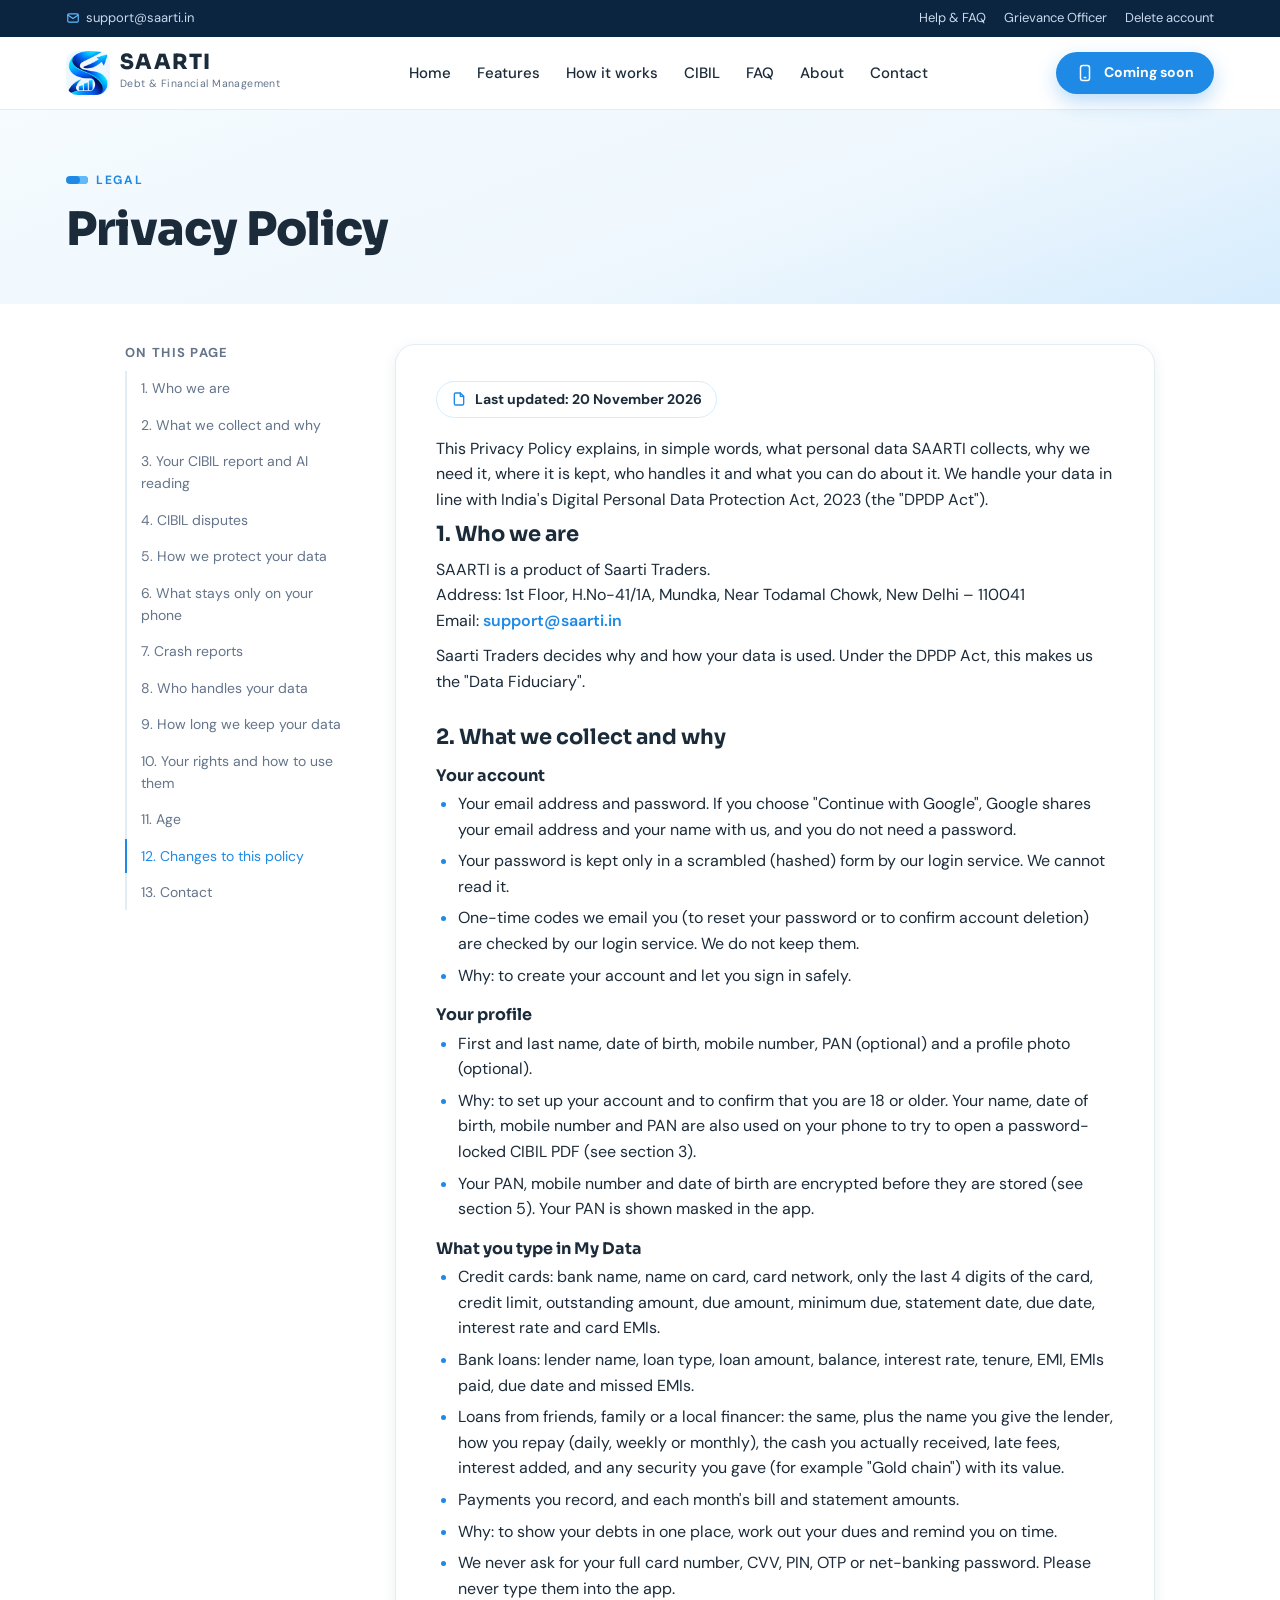
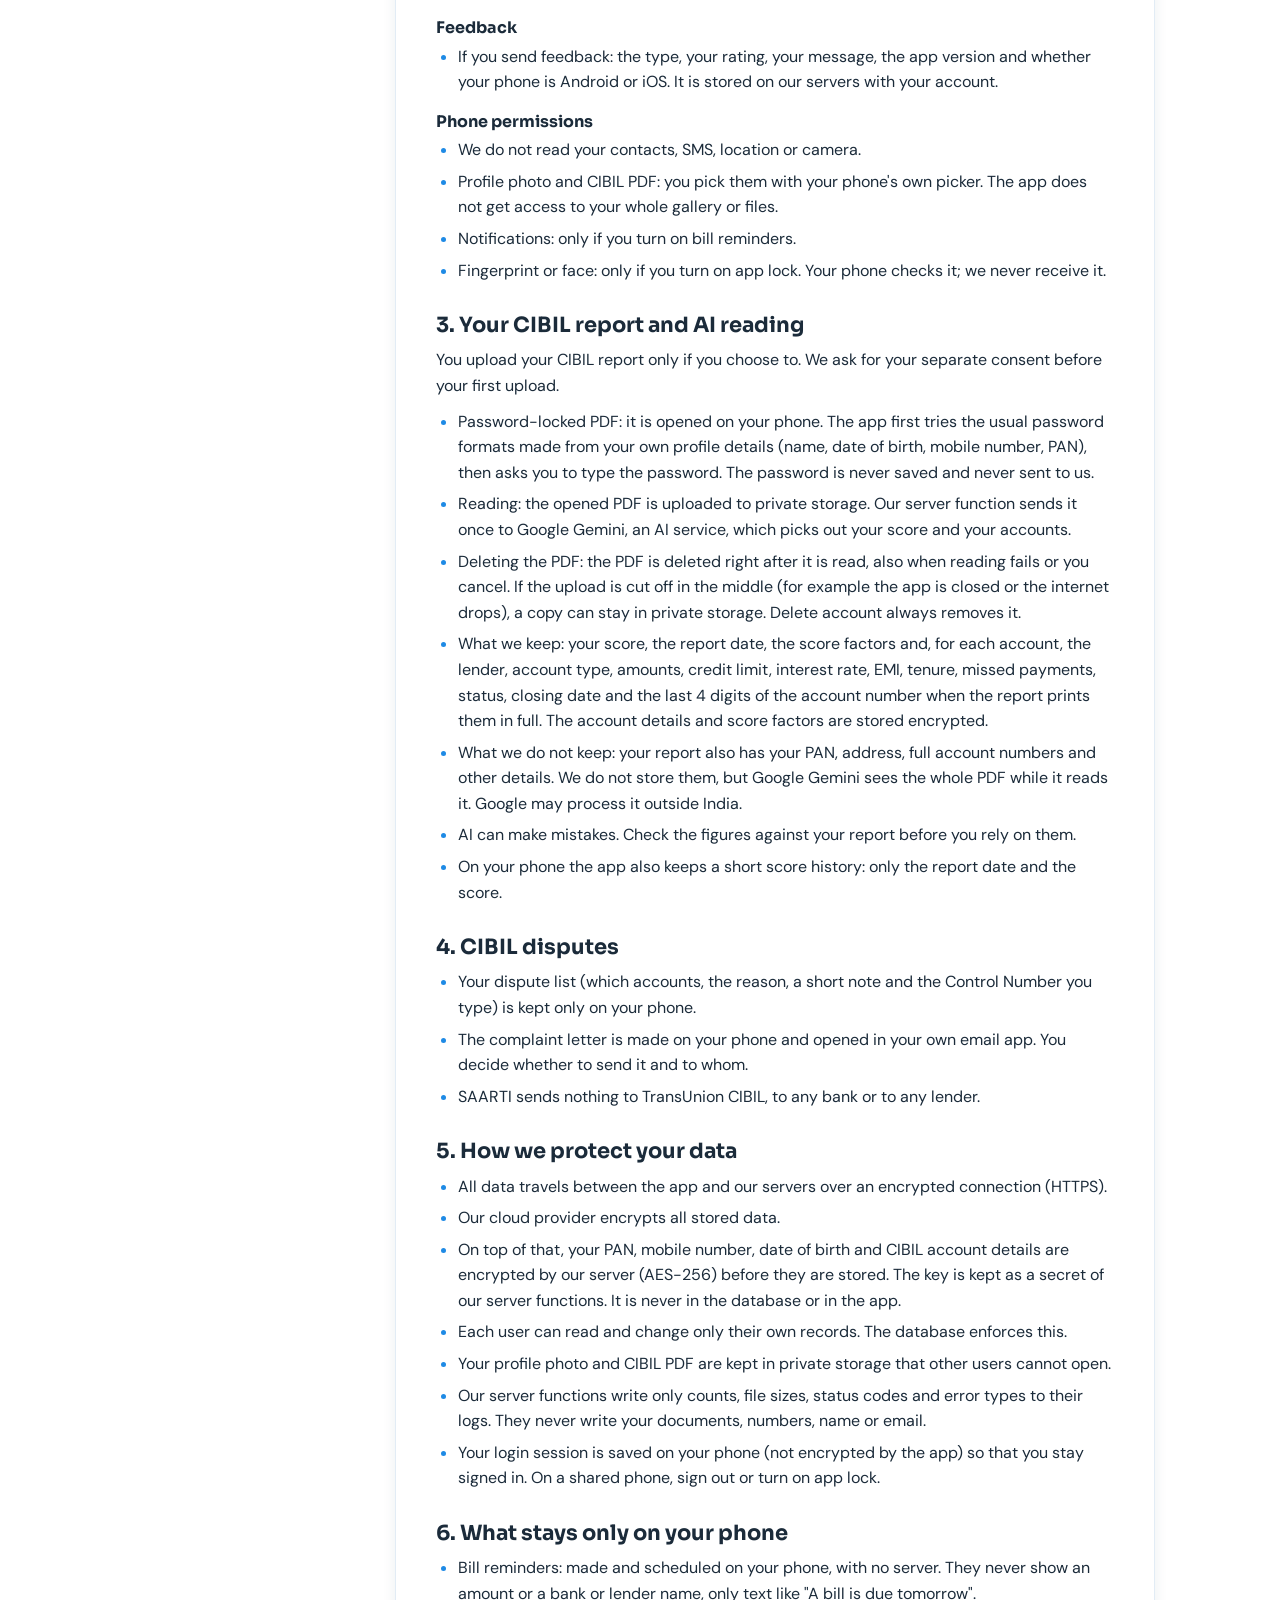
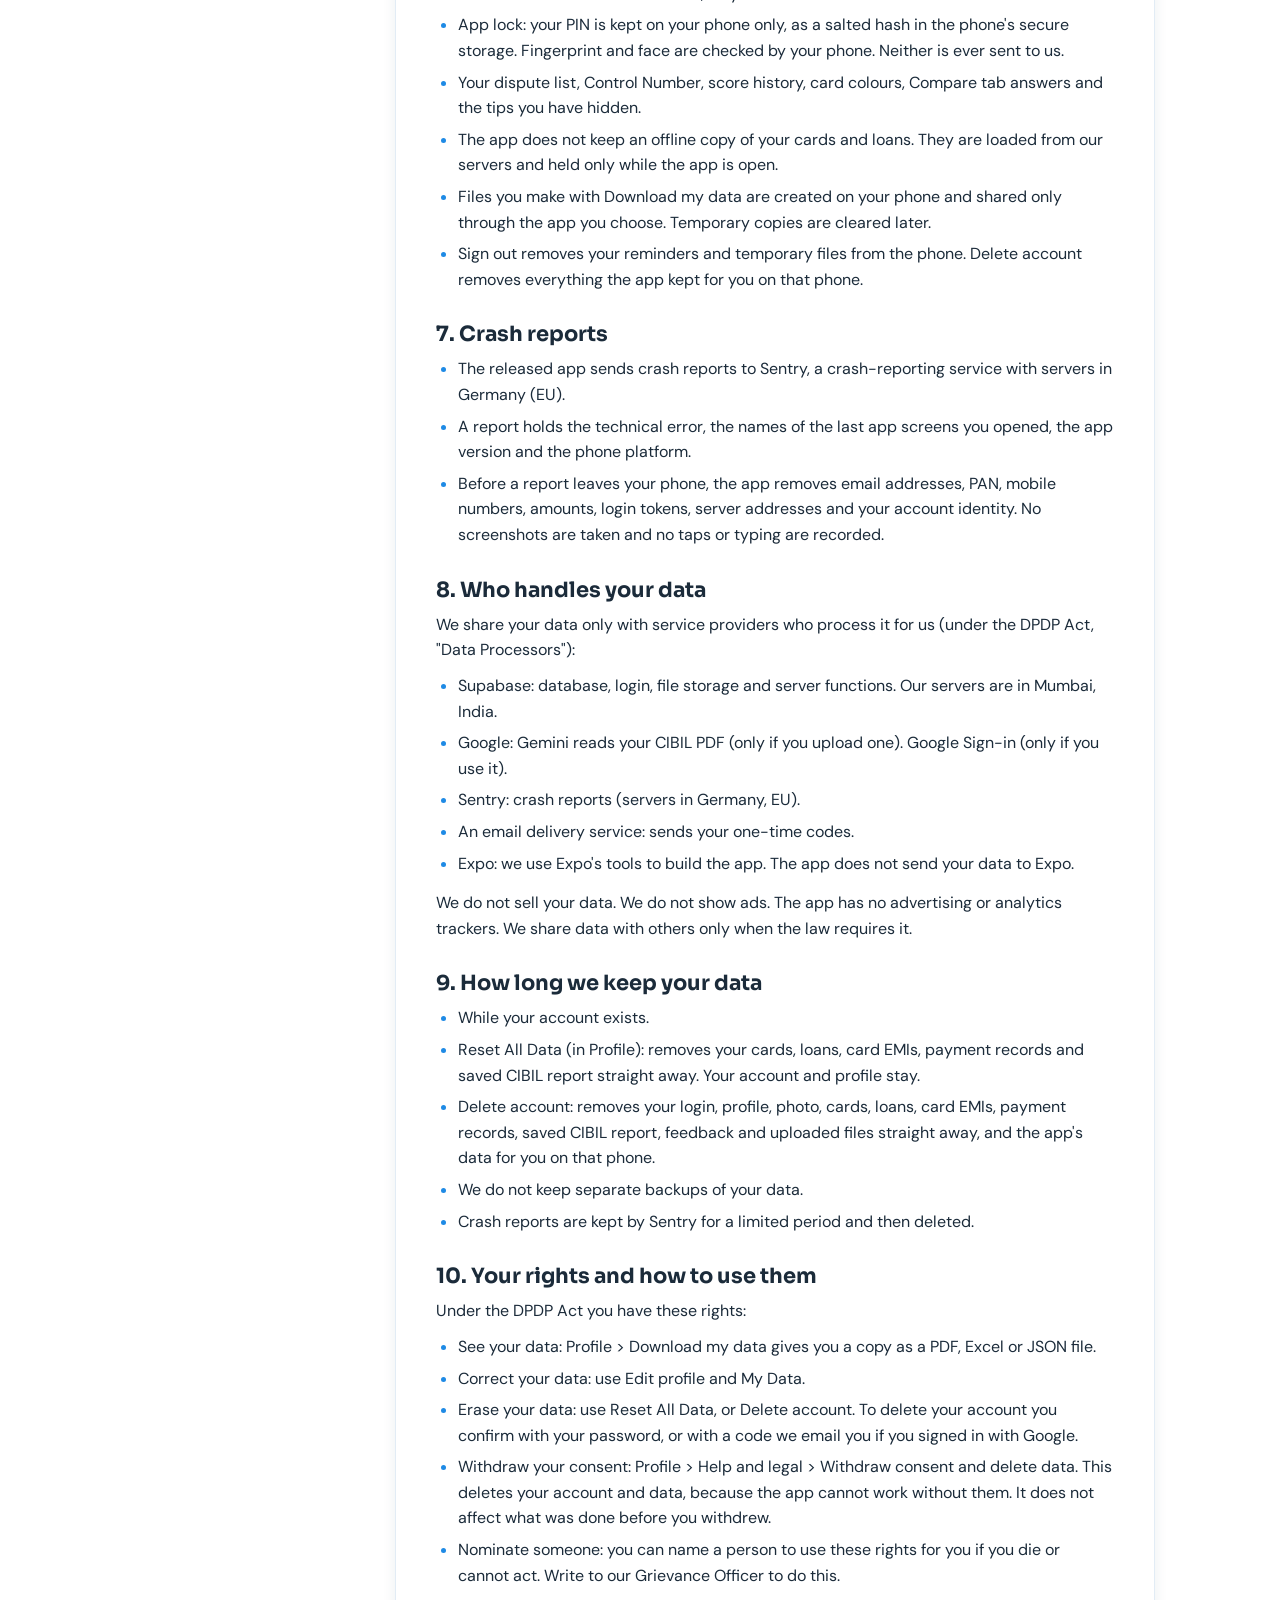
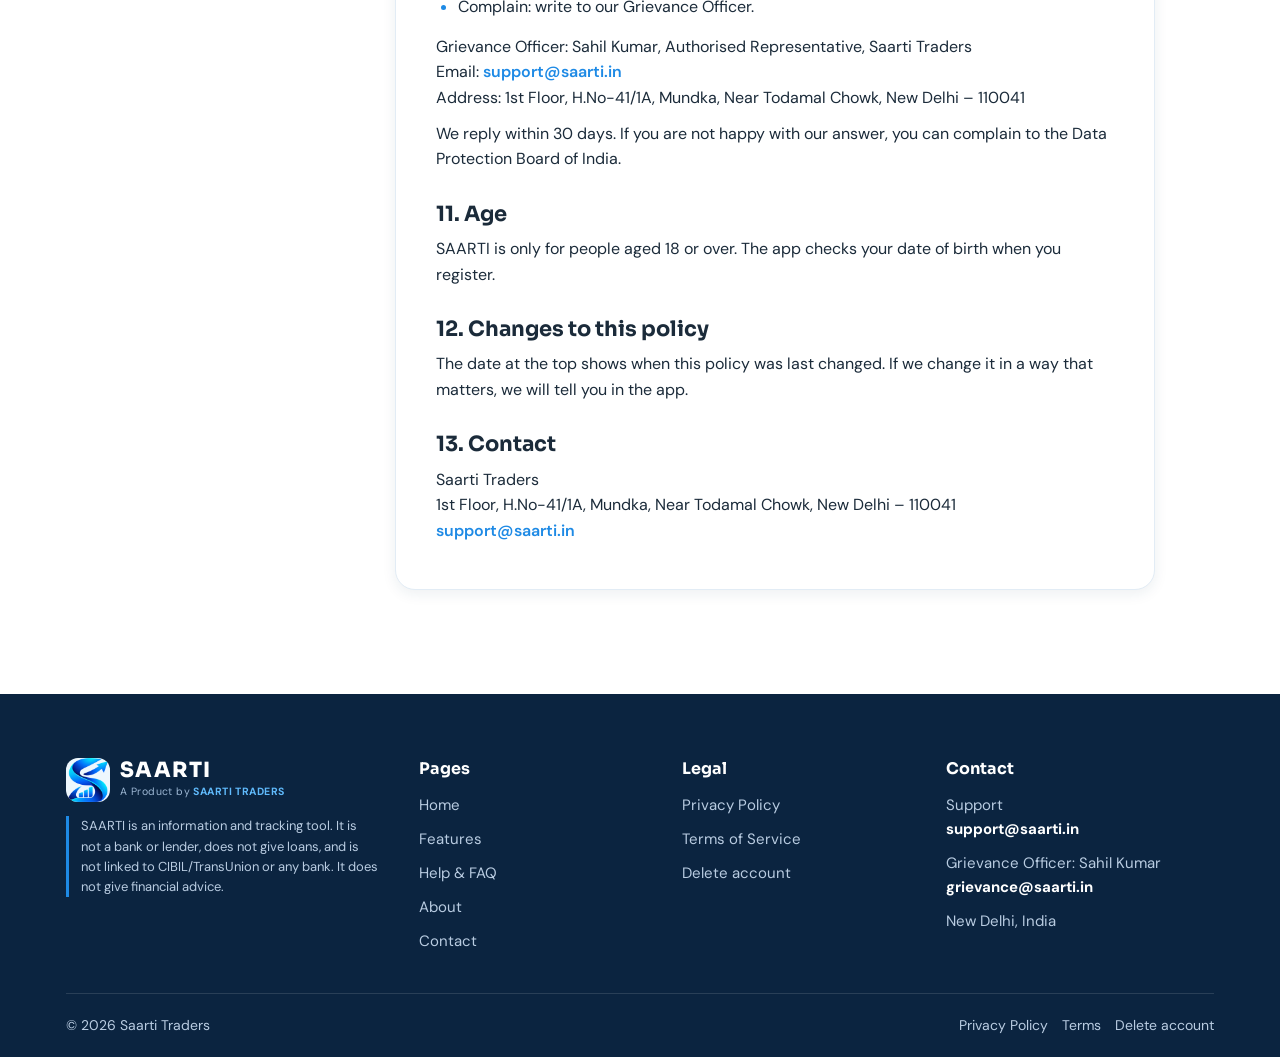
<file: privacy-policy.html>
<!doctype html>
<html lang="en-IN">
<head>
<meta charset="utf-8">
<meta name="viewport" content="width=device-width, initial-scale=1">
<title>Privacy Policy | SAARTI</title>
<meta name="description" content="What personal data the SAARTI app collects, why, who handles it, how long it is kept and what you can do about it.">
<meta name="theme-color" content="#1E8AE5">
<meta name="robots" content="index,follow">
<link rel="canonical" href="https://saarti.in/privacy-policy.html">
<link rel="icon" type="image/png" href="assets/images/favicon.png">
<link rel="apple-touch-icon" href="assets/images/apple-touch-icon.png">
<meta property="og:type" content="website">
<meta property="og:site_name" content="SAARTI">
<meta property="og:title" content="Privacy Policy | SAARTI">
<meta property="og:description" content="What personal data the SAARTI app collects, why, who handles it, how long it is kept and what you can do about it.">
<meta property="og:url" content="https://saarti.in/privacy-policy.html">
<meta property="og:image" content="https://saarti.in/assets/images/og-image.jpg">
<meta property="og:locale" content="en_IN">
<meta name="twitter:card" content="summary_large_image">
<meta name="twitter:title" content="Privacy Policy | SAARTI">
<meta name="twitter:description" content="What personal data the SAARTI app collects, why, who handles it, how long it is kept and what you can do about it.">
<meta name="twitter:image" content="https://saarti.in/assets/images/og-image.jpg">
<link rel="preconnect" href="https://fonts.googleapis.com">
<link rel="preconnect" href="https://fonts.gstatic.com" crossorigin>
<link rel="stylesheet" href="https://fonts.googleapis.com/css2?family=Sora:wght@600;700;800&family=DM+Sans:opsz,wght@9..40,400;9..40,500;9..40,700&display=swap">
<link rel="stylesheet" href="assets/css/style.css">
</head>
<body>
<a class="skip" href="#main">Skip to content</a>
<div class="util"><div class="wrap">
  <a class="mail" href="mailto:support@saarti.in"><svg viewBox="0 0 24 24" fill="none" stroke="currentColor" stroke-width="2" stroke-linecap="round" stroke-linejoin="round" aria-hidden="true"><rect x="3" y="5" width="18" height="14" rx="2"/><path d="m3 7 9 6 9-6"/></svg>support@saarti.in</a>
  <div class="util-r"><a href="faq.html">Help &amp; FAQ</a><a href="contact.html#grievance">Grievance Officer</a><a href="delete-account.html">Delete account</a></div>
</div></div>
<header class="nav"><div class="wrap">
  <a class="brand" href="index.html" aria-label="SAARTI home"><img src="assets/images/brand/saarti-mark.png" alt="" width="44" height="44"><span><b>SAARTI</b><small>Debt &amp; Financial Management</small></span></a>
  <nav class="links" id="menu" aria-label="Main"><a href="index.html">Home</a><a href="index.html#features">Features</a><a href="index.html#how">How it works</a><a href="index.html#cibil">CIBIL</a><a href="faq.html">FAQ</a><a href="about.html">About</a><a href="contact.html">Contact</a><a class="m-only" href="privacy-policy.html">Privacy Policy</a><a class="m-only" href="delete-account.html">Delete account</a><span class="btn btn-primary btn-sm m-only" aria-disabled="true"><svg viewBox="0 0 24 24" fill="none" stroke="currentColor" stroke-width="2" stroke-linecap="round" stroke-linejoin="round" aria-hidden="true"><rect x="6" y="2" width="12" height="20" rx="3"/><path d="M11 18h2"/></svg>Coming soon on Google Play</span></nav>
  <span class="nav-cta"><span class="btn btn-primary btn-sm" aria-disabled="true"><svg viewBox="0 0 24 24" fill="none" stroke="currentColor" stroke-width="2" stroke-linecap="round" stroke-linejoin="round" aria-hidden="true"><rect x="6" y="2" width="12" height="20" rx="3"/><path d="M11 18h2"/></svg>Coming soon</span></span>
  <button class="burger" type="button" aria-label="Open menu" aria-expanded="false" aria-controls="menu"><svg class="lines" viewBox="0 0 24 24" fill="none" stroke="currentColor" stroke-width="2" aria-hidden="true"><path d="M4 7h16M4 12h16M4 17h16"/></svg><svg class="x" viewBox="0 0 24 24" fill="none" stroke="currentColor" stroke-width="2" aria-hidden="true"><path d="M6 6l12 12M18 6 6 18"/></svg></button>
</div></header>
<main id="main">
<section class="page-hero"><div class="wrap">
  <span class="eyebrow">Legal</span>
  <h1>Privacy Policy</h1>
</div></section>
<div class="wrap inner-main"><div class="doc-layout">
  <nav class="toc" aria-label="On this page"><h2>On this page</h2><ol>
    <li><a href="#1-who-we-are">1. Who we are</a></li>
    <li><a href="#2-what-we-collect-and-why">2. What we collect and why</a></li>
    <li><a href="#3-your-cibil-report-and-ai-reading">3. Your CIBIL report and AI reading</a></li>
    <li><a href="#4-cibil-disputes">4. CIBIL disputes</a></li>
    <li><a href="#5-how-we-protect-your-data">5. How we protect your data</a></li>
    <li><a href="#6-what-stays-only-on-your-phone">6. What stays only on your phone</a></li>
    <li><a href="#7-crash-reports">7. Crash reports</a></li>
    <li><a href="#8-who-handles-your-data">8. Who handles your data</a></li>
    <li><a href="#9-how-long-we-keep-your-data">9. How long we keep your data</a></li>
    <li><a href="#10-your-rights-and-how-to-use-them">10. Your rights and how to use them</a></li>
    <li><a href="#11-age">11. Age</a></li>
    <li><a href="#12-changes-to-this-policy">12. Changes to this policy</a></li>
    <li><a href="#13-contact">13. Contact</a></li>
  </ol></nav>
  <article class="doc">
<p class="version"><svg viewBox="0 0 24 24" fill="none" stroke="currentColor" stroke-width="2" stroke-linecap="round" stroke-linejoin="round" aria-hidden="true"><path d="M14 3H7a2 2 0 0 0-2 2v14a2 2 0 0 0 2 2h10a2 2 0 0 0 2-2V8z"/><path d="M14 3v5h5"/></svg>Last updated: 20 November 2026</p>
<p>This Privacy Policy explains, in simple words, what personal data SAARTI collects, why we need it, where it is kept, who handles it and what you can do about it. We handle your data in line with India&#39;s Digital Personal Data Protection Act, 2023 (the &quot;DPDP Act&quot;).</p>
<h2 id="1-who-we-are">1. Who we are</h2>
<p>SAARTI is a product of Saarti Traders.<br>Address: 1st Floor, H.No-41/1A, Mundka, Near Todamal Chowk, New Delhi – 110041<br>Email: <a href="mailto:support@saarti.in">support@saarti.in</a></p>
<p>Saarti Traders decides why and how your data is used. Under the DPDP Act, this makes us the &quot;Data Fiduciary&quot;.</p>
<h2 id="2-what-we-collect-and-why">2. What we collect and why</h2>
<h3>Your account</h3>
<ul>
  <li>Your email address and password. If you choose &quot;Continue with Google&quot;, Google shares your email address and your name with us, and you do not need a password.</li>
  <li>Your password is kept only in a scrambled (hashed) form by our login service. We cannot read it.</li>
  <li>One-time codes we email you (to reset your password or to confirm account deletion) are checked by our login service. We do not keep them.</li>
  <li>Why: to create your account and let you sign in safely.</li>
</ul>
<h3>Your profile</h3>
<ul>
  <li>First and last name, date of birth, mobile number, PAN (optional) and a profile photo (optional).</li>
  <li>Why: to set up your account and to confirm that you are 18 or older. Your name, date of birth, mobile number and PAN are also used on your phone to try to open a password-locked CIBIL PDF (see section 3).</li>
  <li>Your PAN, mobile number and date of birth are encrypted before they are stored (see section 5). Your PAN is shown masked in the app.</li>
</ul>
<h3>What you type in My Data</h3>
<ul>
  <li>Credit cards: bank name, name on card, card network, only the last 4 digits of the card, credit limit, outstanding amount, due amount, minimum due, statement date, due date, interest rate and card EMIs.</li>
  <li>Bank loans: lender name, loan type, loan amount, balance, interest rate, tenure, EMI, EMIs paid, due date and missed EMIs.</li>
  <li>Loans from friends, family or a local financer: the same, plus the name you give the lender, how you repay (daily, weekly or monthly), the cash you actually received, late fees, interest added, and any security you gave (for example &quot;Gold chain&quot;) with its value.</li>
  <li>Payments you record, and each month&#39;s bill and statement amounts.</li>
  <li>Why: to show your debts in one place, work out your dues and remind you on time.</li>
  <li>We never ask for your full card number, CVV, PIN, OTP or net-banking password. Please never type them into the app.</li>
</ul>
<h3>Feedback</h3>
<ul>
  <li>If you send feedback: the type, your rating, your message, the app version and whether your phone is Android or iOS. It is stored on our servers with your account.</li>
</ul>
<h3>Phone permissions</h3>
<ul>
  <li>We do not read your contacts, SMS, location or camera.</li>
  <li>Profile photo and CIBIL PDF: you pick them with your phone&#39;s own picker. The app does not get access to your whole gallery or files.</li>
  <li>Notifications: only if you turn on bill reminders.</li>
  <li>Fingerprint or face: only if you turn on app lock. Your phone checks it; we never receive it.</li>
</ul>
<h2 id="3-your-cibil-report-and-ai-reading">3. Your CIBIL report and AI reading</h2>
<p>You upload your CIBIL report only if you choose to. We ask for your separate consent before your first upload.</p>
<ul>
  <li>Password-locked PDF: it is opened on your phone. The app first tries the usual password formats made from your own profile details (name, date of birth, mobile number, PAN), then asks you to type the password. The password is never saved and never sent to us.</li>
  <li>Reading: the opened PDF is uploaded to private storage. Our server function sends it once to Google Gemini, an AI service, which picks out your score and your accounts.</li>
  <li>Deleting the PDF: the PDF is deleted right after it is read, also when reading fails or you cancel. If the upload is cut off in the middle (for example the app is closed or the internet drops), a copy can stay in private storage. Delete account always removes it.</li>
  <li>What we keep: your score, the report date, the score factors and, for each account, the lender, account type, amounts, credit limit, interest rate, EMI, tenure, missed payments, status, closing date and the last 4 digits of the account number when the report prints them in full. The account details and score factors are stored encrypted.</li>
  <li>What we do not keep: your report also has your PAN, address, full account numbers and other details. We do not store them, but Google Gemini sees the whole PDF while it reads it. Google may process it outside India.</li>
  <li>AI can make mistakes. Check the figures against your report before you rely on them.</li>
  <li>On your phone the app also keeps a short score history: only the report date and the score.</li>
</ul>
<h2 id="4-cibil-disputes">4. CIBIL disputes</h2>
<ul>
  <li>Your dispute list (which accounts, the reason, a short note and the Control Number you type) is kept only on your phone.</li>
  <li>The complaint letter is made on your phone and opened in your own email app. You decide whether to send it and to whom.</li>
  <li>SAARTI sends nothing to TransUnion CIBIL, to any bank or to any lender.</li>
</ul>
<h2 id="5-how-we-protect-your-data">5. How we protect your data</h2>
<ul>
  <li>All data travels between the app and our servers over an encrypted connection (HTTPS).</li>
  <li>Our cloud provider encrypts all stored data.</li>
  <li>On top of that, your PAN, mobile number, date of birth and CIBIL account details are encrypted by our server (AES-256) before they are stored. The key is kept as a secret of our server functions. It is never in the database or in the app.</li>
  <li>Each user can read and change only their own records. The database enforces this.</li>
  <li>Your profile photo and CIBIL PDF are kept in private storage that other users cannot open.</li>
  <li>Our server functions write only counts, file sizes, status codes and error types to their logs. They never write your documents, numbers, name or email.</li>
  <li>Your login session is saved on your phone (not encrypted by the app) so that you stay signed in. On a shared phone, sign out or turn on app lock.</li>
</ul>
<h2 id="6-what-stays-only-on-your-phone">6. What stays only on your phone</h2>
<ul>
  <li>Bill reminders: made and scheduled on your phone, with no server. They never show an amount or a bank or lender name, only text like &quot;A bill is due tomorrow&quot;.</li>
  <li>App lock: your PIN is kept on your phone only, as a salted hash in the phone&#39;s secure storage. Fingerprint and face are checked by your phone. Neither is ever sent to us.</li>
  <li>Your dispute list, Control Number, score history, card colours, Compare tab answers and the tips you have hidden.</li>
  <li>The app does not keep an offline copy of your cards and loans. They are loaded from our servers and held only while the app is open.</li>
  <li>Files you make with Download my data are created on your phone and shared only through the app you choose. Temporary copies are cleared later.</li>
  <li>Sign out removes your reminders and temporary files from the phone. Delete account removes everything the app kept for you on that phone.</li>
</ul>
<h2 id="7-crash-reports">7. Crash reports</h2>
<ul>
  <li>The released app sends crash reports to Sentry, a crash-reporting service with servers in Germany (EU).</li>
  <li>A report holds the technical error, the names of the last app screens you opened, the app version and the phone platform.</li>
  <li>Before a report leaves your phone, the app removes email addresses, PAN, mobile numbers, amounts, login tokens, server addresses and your account identity. No screenshots are taken and no taps or typing are recorded.</li>
</ul>
<h2 id="8-who-handles-your-data">8. Who handles your data</h2>
<p>We share your data only with service providers who process it for us (under the DPDP Act, &quot;Data Processors&quot;):</p>
<ul>
  <li>Supabase: database, login, file storage and server functions. Our servers are in Mumbai, India.</li>
  <li>Google: Gemini reads your CIBIL PDF (only if you upload one). Google Sign-in (only if you use it).</li>
  <li>Sentry: crash reports (servers in Germany, EU).</li>
  <li>An email delivery service: sends your one-time codes.</li>
  <li>Expo: we use Expo&#39;s tools to build the app. The app does not send your data to Expo.</li>
</ul>
<p>We do not sell your data. We do not show ads. The app has no advertising or analytics trackers. We share data with others only when the law requires it.</p>
<h2 id="9-how-long-we-keep-your-data">9. How long we keep your data</h2>
<ul>
  <li>While your account exists.</li>
  <li>Reset All Data (in Profile): removes your cards, loans, card EMIs, payment records and saved CIBIL report straight away. Your account and profile stay.</li>
  <li>Delete account: removes your login, profile, photo, cards, loans, card EMIs, payment records, saved CIBIL report, feedback and uploaded files straight away, and the app&#39;s data for you on that phone.</li>
  <li>We do not keep separate backups of your data.</li>
  <li>Crash reports are kept by Sentry for a limited period and then deleted.</li>
</ul>
<h2 id="10-your-rights-and-how-to-use-them">10. Your rights and how to use them</h2>
<p>Under the DPDP Act you have these rights:</p>
<ul>
  <li>See your data: Profile &gt; Download my data gives you a copy as a PDF, Excel or JSON file.</li>
  <li>Correct your data: use Edit profile and My Data.</li>
  <li>Erase your data: use Reset All Data, or Delete account. To delete your account you confirm with your password, or with a code we email you if you signed in with Google.</li>
  <li>Withdraw your consent: Profile &gt; Help and legal &gt; Withdraw consent and delete data. This deletes your account and data, because the app cannot work without them. It does not affect what was done before you withdrew.</li>
  <li>Nominate someone: you can name a person to use these rights for you if you die or cannot act. Write to our Grievance Officer to do this.</li>
  <li>Complain: write to our Grievance Officer.</li>
</ul>
<p>Grievance Officer: Sahil Kumar, Authorised Representative, Saarti Traders<br>Email: <a href="mailto:support@saarti.in">support@saarti.in</a><br>Address: 1st Floor, H.No-41/1A, Mundka, Near Todamal Chowk, New Delhi – 110041</p>
<p>We reply within 30 days. If you are not happy with our answer, you can complain to the Data Protection Board of India.</p>
<h2 id="11-age">11. Age</h2>
<p>SAARTI is only for people aged 18 or over. The app checks your date of birth when you register.</p>
<h2 id="12-changes-to-this-policy">12. Changes to this policy</h2>
<p>The date at the top shows when this policy was last changed. If we change it in a way that matters, we will tell you in the app.</p>
<h2 id="13-contact">13. Contact</h2>
<p>Saarti Traders<br>1st Floor, H.No-41/1A, Mundka, Near Todamal Chowk, New Delhi – 110041<br><a href="mailto:support@saarti.in">support@saarti.in</a></p>
  </article>
</div></div>
</main>
<footer><div class="wrap">
  <div class="f-grid">
    <div class="f-brand">
      <a class="brand" href="index.html" aria-label="SAARTI home"><img src="assets/images/brand/saarti-mark.png" alt="" width="44" height="44" loading="lazy"><span><b>SAARTI</b><small>A Product by <strong>SAARTI TRADERS</strong></small></span></a>
      <p class="disc">SAARTI is an information and tracking tool. It is not a bank or lender, does not give loans, and is not linked to CIBIL/TransUnion or any bank. It does not give financial advice.</p>
    </div>
    <div><h2>Pages</h2><ul><li><a href="index.html">Home</a></li><li><a href="index.html#features">Features</a></li><li><a href="faq.html">Help &amp; FAQ</a></li><li><a href="about.html">About</a></li><li><a href="contact.html">Contact</a></li></ul></div>
    <div><h2>Legal</h2><ul><li><a href="privacy-policy.html">Privacy Policy</a></li><li><a href="terms-and-conditions.html">Terms of Service</a></li><li><a href="delete-account.html">Delete account</a></li></ul></div>
    <div><h2>Contact</h2><ul><li>Support<br><a class="mail" href="mailto:support@saarti.in?subject=SAARTI%20support">support@saarti.in</a></li><li>Grievance Officer: Sahil Kumar<br><a class="mail" href="mailto:grievance@saarti.in?subject=SAARTI%20grievance">grievance@saarti.in</a></li><li>New Delhi, India</li></ul></div>
  </div>
  <div class="f-bot"><span>© 2026 Saarti Traders</span><nav aria-label="Legal"><a href="privacy-policy.html">Privacy Policy</a><a href="terms-and-conditions.html">Terms</a><a href="delete-account.html">Delete account</a></nav></div>
</div></footer>
<script src="assets/js/main.js" defer></script>
</body>
</html>
</file>
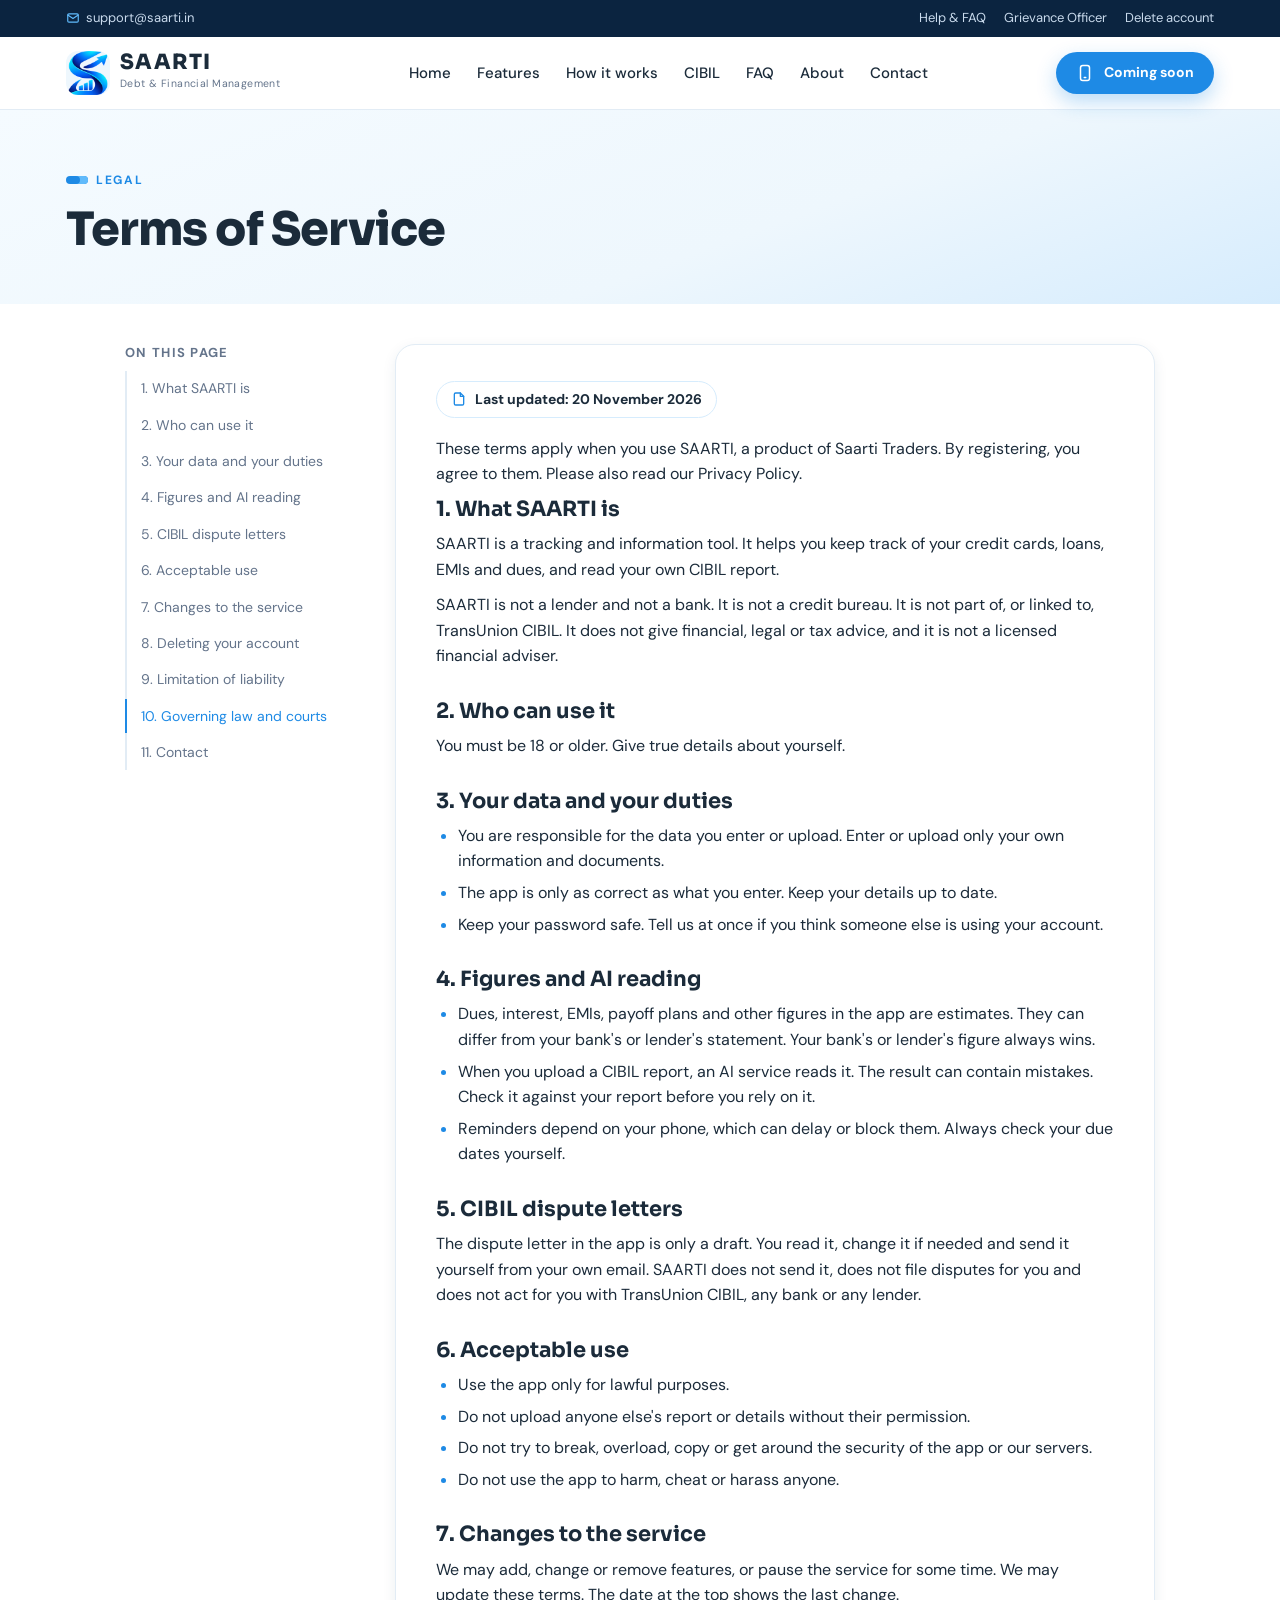
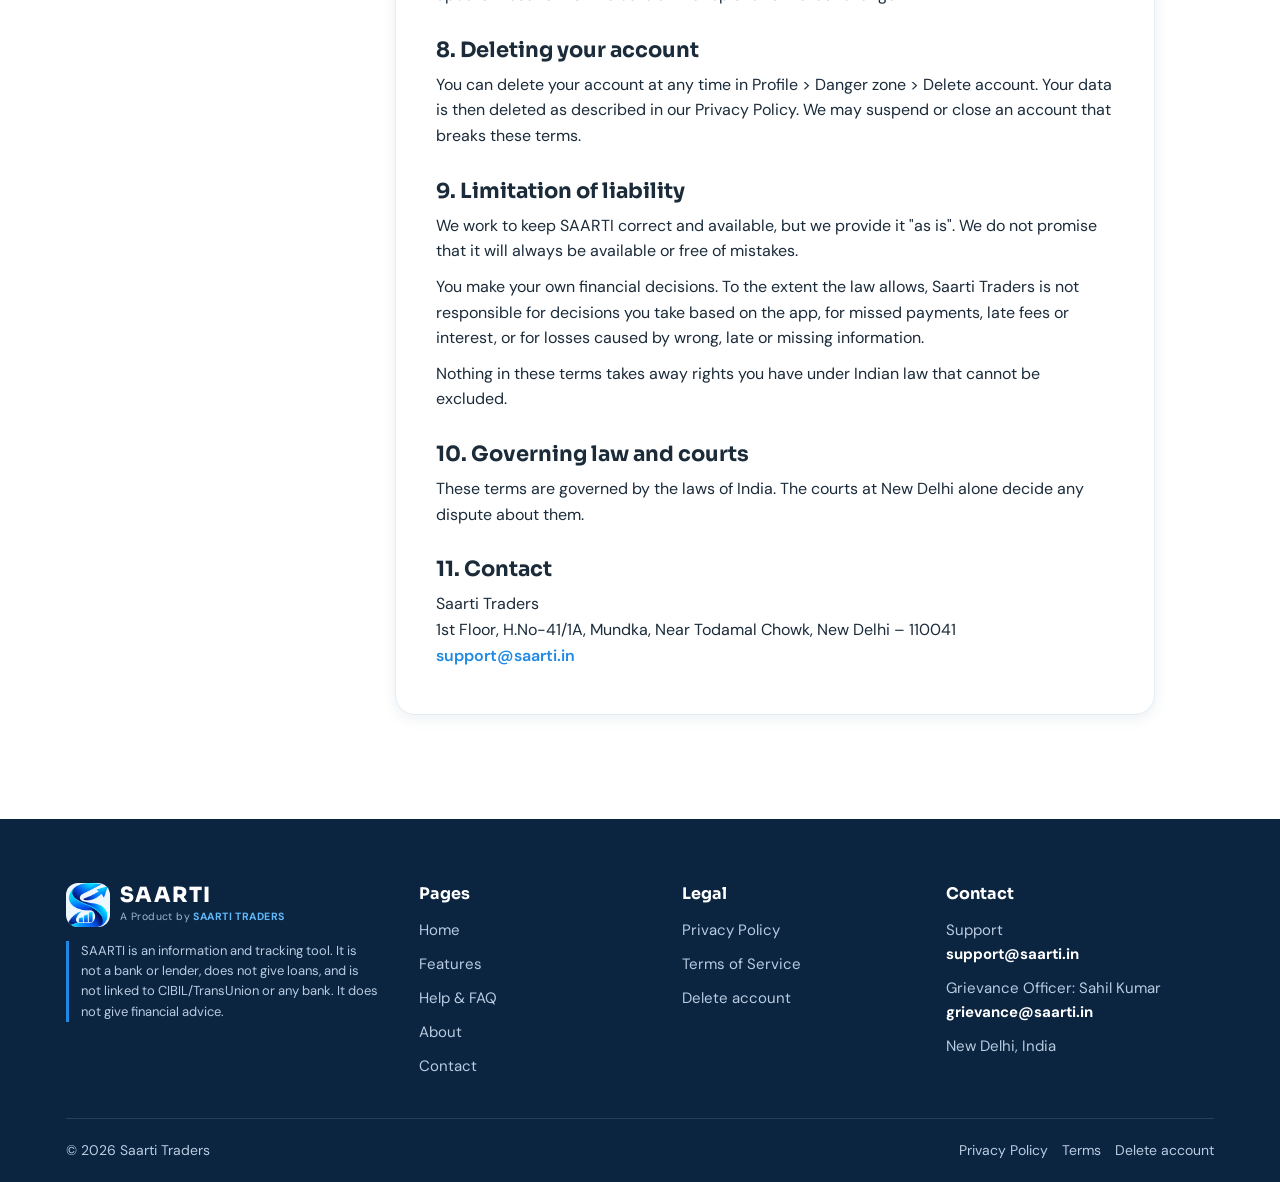
<file: terms-and-conditions.html>
<!doctype html>
<html lang="en-IN">
<head>
<meta charset="utf-8">
<meta name="viewport" content="width=device-width, initial-scale=1">
<title>Terms of Service | SAARTI</title>
<meta name="description" content="The terms that apply when you use the SAARTI app.">
<meta name="theme-color" content="#1E8AE5">
<meta name="robots" content="index,follow">
<link rel="canonical" href="https://saarti.in/terms-and-conditions.html">
<link rel="icon" type="image/png" href="assets/images/favicon.png">
<link rel="apple-touch-icon" href="assets/images/apple-touch-icon.png">
<meta property="og:type" content="website">
<meta property="og:site_name" content="SAARTI">
<meta property="og:title" content="Terms of Service | SAARTI">
<meta property="og:description" content="The terms that apply when you use the SAARTI app.">
<meta property="og:url" content="https://saarti.in/terms-and-conditions.html">
<meta property="og:image" content="https://saarti.in/assets/images/og-image.jpg">
<meta property="og:locale" content="en_IN">
<meta name="twitter:card" content="summary_large_image">
<meta name="twitter:title" content="Terms of Service | SAARTI">
<meta name="twitter:description" content="The terms that apply when you use the SAARTI app.">
<meta name="twitter:image" content="https://saarti.in/assets/images/og-image.jpg">
<link rel="preconnect" href="https://fonts.googleapis.com">
<link rel="preconnect" href="https://fonts.gstatic.com" crossorigin>
<link rel="stylesheet" href="https://fonts.googleapis.com/css2?family=Sora:wght@600;700;800&family=DM+Sans:opsz,wght@9..40,400;9..40,500;9..40,700&display=swap">
<link rel="stylesheet" href="assets/css/style.css">
</head>
<body>
<a class="skip" href="#main">Skip to content</a>
<div class="util"><div class="wrap">
  <a class="mail" href="mailto:support@saarti.in"><svg viewBox="0 0 24 24" fill="none" stroke="currentColor" stroke-width="2" stroke-linecap="round" stroke-linejoin="round" aria-hidden="true"><rect x="3" y="5" width="18" height="14" rx="2"/><path d="m3 7 9 6 9-6"/></svg>support@saarti.in</a>
  <div class="util-r"><a href="faq.html">Help &amp; FAQ</a><a href="contact.html#grievance">Grievance Officer</a><a href="delete-account.html">Delete account</a></div>
</div></div>
<header class="nav"><div class="wrap">
  <a class="brand" href="index.html" aria-label="SAARTI home"><img src="assets/images/brand/saarti-mark.png" alt="" width="44" height="44"><span><b>SAARTI</b><small>Debt &amp; Financial Management</small></span></a>
  <nav class="links" id="menu" aria-label="Main"><a href="index.html">Home</a><a href="index.html#features">Features</a><a href="index.html#how">How it works</a><a href="index.html#cibil">CIBIL</a><a href="faq.html">FAQ</a><a href="about.html">About</a><a href="contact.html">Contact</a><a class="m-only" href="privacy-policy.html">Privacy Policy</a><a class="m-only" href="delete-account.html">Delete account</a><span class="btn btn-primary btn-sm m-only" aria-disabled="true"><svg viewBox="0 0 24 24" fill="none" stroke="currentColor" stroke-width="2" stroke-linecap="round" stroke-linejoin="round" aria-hidden="true"><rect x="6" y="2" width="12" height="20" rx="3"/><path d="M11 18h2"/></svg>Coming soon on Google Play</span></nav>
  <span class="nav-cta"><span class="btn btn-primary btn-sm" aria-disabled="true"><svg viewBox="0 0 24 24" fill="none" stroke="currentColor" stroke-width="2" stroke-linecap="round" stroke-linejoin="round" aria-hidden="true"><rect x="6" y="2" width="12" height="20" rx="3"/><path d="M11 18h2"/></svg>Coming soon</span></span>
  <button class="burger" type="button" aria-label="Open menu" aria-expanded="false" aria-controls="menu"><svg class="lines" viewBox="0 0 24 24" fill="none" stroke="currentColor" stroke-width="2" aria-hidden="true"><path d="M4 7h16M4 12h16M4 17h16"/></svg><svg class="x" viewBox="0 0 24 24" fill="none" stroke="currentColor" stroke-width="2" aria-hidden="true"><path d="M6 6l12 12M18 6 6 18"/></svg></button>
</div></header>
<main id="main">
<section class="page-hero"><div class="wrap">
  <span class="eyebrow">Legal</span>
  <h1>Terms of Service</h1>
</div></section>
<div class="wrap inner-main"><div class="doc-layout">
  <nav class="toc" aria-label="On this page"><h2>On this page</h2><ol>
    <li><a href="#1-what-saarti-is">1. What SAARTI is</a></li>
    <li><a href="#2-who-can-use-it">2. Who can use it</a></li>
    <li><a href="#3-your-data-and-your-duties">3. Your data and your duties</a></li>
    <li><a href="#4-figures-and-ai-reading">4. Figures and AI reading</a></li>
    <li><a href="#5-cibil-dispute-letters">5. CIBIL dispute letters</a></li>
    <li><a href="#6-acceptable-use">6. Acceptable use</a></li>
    <li><a href="#7-changes-to-the-service">7. Changes to the service</a></li>
    <li><a href="#8-deleting-your-account">8. Deleting your account</a></li>
    <li><a href="#9-limitation-of-liability">9. Limitation of liability</a></li>
    <li><a href="#10-governing-law-and-courts">10. Governing law and courts</a></li>
    <li><a href="#11-contact">11. Contact</a></li>
  </ol></nav>
  <article class="doc">
<p class="version"><svg viewBox="0 0 24 24" fill="none" stroke="currentColor" stroke-width="2" stroke-linecap="round" stroke-linejoin="round" aria-hidden="true"><path d="M14 3H7a2 2 0 0 0-2 2v14a2 2 0 0 0 2 2h10a2 2 0 0 0 2-2V8z"/><path d="M14 3v5h5"/></svg>Last updated: 20 November 2026</p>
<p>These terms apply when you use SAARTI, a product of Saarti Traders. By registering, you agree to them. Please also read our Privacy Policy.</p>
<h2 id="1-what-saarti-is">1. What SAARTI is</h2>
<p>SAARTI is a tracking and information tool. It helps you keep track of your credit cards, loans, EMIs and dues, and read your own CIBIL report.</p>
<p>SAARTI is not a lender and not a bank. It is not a credit bureau. It is not part of, or linked to, TransUnion CIBIL. It does not give financial, legal or tax advice, and it is not a licensed financial adviser.</p>
<h2 id="2-who-can-use-it">2. Who can use it</h2>
<p>You must be 18 or older. Give true details about yourself.</p>
<h2 id="3-your-data-and-your-duties">3. Your data and your duties</h2>
<ul>
  <li>You are responsible for the data you enter or upload. Enter or upload only your own information and documents.</li>
  <li>The app is only as correct as what you enter. Keep your details up to date.</li>
  <li>Keep your password safe. Tell us at once if you think someone else is using your account.</li>
</ul>
<h2 id="4-figures-and-ai-reading">4. Figures and AI reading</h2>
<ul>
  <li>Dues, interest, EMIs, payoff plans and other figures in the app are estimates. They can differ from your bank&#39;s or lender&#39;s statement. Your bank&#39;s or lender&#39;s figure always wins.</li>
  <li>When you upload a CIBIL report, an AI service reads it. The result can contain mistakes. Check it against your report before you rely on it.</li>
  <li>Reminders depend on your phone, which can delay or block them. Always check your due dates yourself.</li>
</ul>
<h2 id="5-cibil-dispute-letters">5. CIBIL dispute letters</h2>
<p>The dispute letter in the app is only a draft. You read it, change it if needed and send it yourself from your own email. SAARTI does not send it, does not file disputes for you and does not act for you with TransUnion CIBIL, any bank or any lender.</p>
<h2 id="6-acceptable-use">6. Acceptable use</h2>
<ul>
  <li>Use the app only for lawful purposes.</li>
  <li>Do not upload anyone else&#39;s report or details without their permission.</li>
  <li>Do not try to break, overload, copy or get around the security of the app or our servers.</li>
  <li>Do not use the app to harm, cheat or harass anyone.</li>
</ul>
<h2 id="7-changes-to-the-service">7. Changes to the service</h2>
<p>We may add, change or remove features, or pause the service for some time. We may update these terms. The date at the top shows the last change.</p>
<h2 id="8-deleting-your-account">8. Deleting your account</h2>
<p>You can delete your account at any time in Profile &gt; Danger zone &gt; Delete account. Your data is then deleted as described in our Privacy Policy. We may suspend or close an account that breaks these terms.</p>
<h2 id="9-limitation-of-liability">9. Limitation of liability</h2>
<p>We work to keep SAARTI correct and available, but we provide it &quot;as is&quot;. We do not promise that it will always be available or free of mistakes.</p>
<p>You make your own financial decisions. To the extent the law allows, Saarti Traders is not responsible for decisions you take based on the app, for missed payments, late fees or interest, or for losses caused by wrong, late or missing information.</p>
<p>Nothing in these terms takes away rights you have under Indian law that cannot be excluded.</p>
<h2 id="10-governing-law-and-courts">10. Governing law and courts</h2>
<p>These terms are governed by the laws of India. The courts at New Delhi alone decide any dispute about them.</p>
<h2 id="11-contact">11. Contact</h2>
<p>Saarti Traders<br>1st Floor, H.No-41/1A, Mundka, Near Todamal Chowk, New Delhi – 110041<br><a href="mailto:support@saarti.in">support@saarti.in</a></p>
  </article>
</div></div>
</main>
<footer><div class="wrap">
  <div class="f-grid">
    <div class="f-brand">
      <a class="brand" href="index.html" aria-label="SAARTI home"><img src="assets/images/brand/saarti-mark.png" alt="" width="44" height="44" loading="lazy"><span><b>SAARTI</b><small>A Product by <strong>SAARTI TRADERS</strong></small></span></a>
      <p class="disc">SAARTI is an information and tracking tool. It is not a bank or lender, does not give loans, and is not linked to CIBIL/TransUnion or any bank. It does not give financial advice.</p>
    </div>
    <div><h2>Pages</h2><ul><li><a href="index.html">Home</a></li><li><a href="index.html#features">Features</a></li><li><a href="faq.html">Help &amp; FAQ</a></li><li><a href="about.html">About</a></li><li><a href="contact.html">Contact</a></li></ul></div>
    <div><h2>Legal</h2><ul><li><a href="privacy-policy.html">Privacy Policy</a></li><li><a href="terms-and-conditions.html">Terms of Service</a></li><li><a href="delete-account.html">Delete account</a></li></ul></div>
    <div><h2>Contact</h2><ul><li>Support<br><a class="mail" href="mailto:support@saarti.in?subject=SAARTI%20support">support@saarti.in</a></li><li>Grievance Officer: Sahil Kumar<br><a class="mail" href="mailto:grievance@saarti.in?subject=SAARTI%20grievance">grievance@saarti.in</a></li><li>New Delhi, India</li></ul></div>
  </div>
  <div class="f-bot"><span>© 2026 Saarti Traders</span><nav aria-label="Legal"><a href="privacy-policy.html">Privacy Policy</a><a href="terms-and-conditions.html">Terms</a><a href="delete-account.html">Delete account</a></nav></div>
</div></footer>
<script src="assets/js/main.js" defer></script>
</body>
</html>
</file>
<file: assets/css/style.css>
/* SAARTI website. Source: _build/src/style.css. build-site.js copies it to assets/css/style.css
   and fills the colour tokens below from the app's constants/theme.ts. Light theme only. */
:root{
  color-scheme:light;
  /* from the app's constants/theme.ts */
  --blue:#1E8AE5;
  --blue-l:#60BAFB;
  --blue-d:#0C7FDF;
  --ink:#1B2B3A;
  --muted:#64748B;
  --line:#E2ECF5;
  --wash:#EEF7FD;
  --tint:#ECF6FE;
  --banner:#D6ECFD;
  --ok:#22A861;
  --ok-text:#15803D;
  --ok-tint:#E6F6EE;
  --warn:#B45309;
  --warn-tint:#FEF3E0;
  --navy:#0B2440;
  --bg:#FFFFFF;
  --f-display:"Sora","Segoe UI",system-ui,-apple-system,Roboto,Arial,sans-serif;
  --f-body:"DM Sans","Segoe UI",system-ui,-apple-system,Roboto,Arial,sans-serif;
  --r:20px; --shadow:0 10px 30px rgba(30,58,95,.10); --shadow-s:0 4px 14px rgba(30,58,95,.08);
}
*{box-sizing:border-box}
[hidden]{display:none!important}
html{-webkit-text-size-adjust:100%;scroll-padding-top:88px}
body{margin:0;background:var(--bg);color:var(--ink);font:16px/1.6 var(--f-body)}
a{color:inherit;text-decoration:none}
img{max-width:100%;display:block}
h1,h2,h3{font-family:var(--f-display);line-height:1.15;text-wrap:balance;margin:0;color:var(--ink)}
p{margin:0}
.wrap{max-width:1180px;margin:0 auto;padding-left:max(16px,env(safe-area-inset-left,0px));padding-right:max(16px,env(safe-area-inset-right,0px))}
.sr{position:absolute;width:1px;height:1px;padding:0;margin:-1px;overflow:hidden;clip:rect(0,0,0,0);white-space:nowrap;border:0}
.skip{position:absolute;left:-9999px;top:8px;z-index:100;background:#fff;padding:10px 14px;border-radius:10px;font-weight:700}
.skip:focus{left:8px}
.eyebrow{display:inline-flex;align-items:center;gap:8px;font:700 12px/1 var(--f-body);letter-spacing:.14em;text-transform:uppercase;color:var(--blue)}
.eyebrow::before{content:"";width:22px;height:8px;border-radius:9px;background:var(--blue);box-shadow:inset -8px 0 0 var(--blue-l)}
.btn{display:inline-flex;align-items:center;gap:10px;border-radius:999px;padding:13px 22px;font-weight:700;font-size:15px;border:2px solid transparent;cursor:pointer;transition:transform .2s,box-shadow .2s;font-family:var(--f-body);line-height:1.2}
.btn svg{width:18px;height:18px;flex:none}
.btn-primary{background:var(--blue);color:#fff;box-shadow:0 8px 20px rgba(30,138,229,.30)}
a.btn-primary:hover{transform:translateY(-2px)}
.btn-ghost{border-color:var(--blue);color:var(--blue);background:#fff}
.btn[aria-disabled="true"]{cursor:default}
.btn-sm{padding:10px 18px;font-size:14px}
.btn:focus-visible,a:focus-visible,button:focus-visible,summary:focus-visible{outline:3px solid var(--blue-l);outline-offset:3px}
.preview-bar{background:#FDE047;color:#713F12;text-align:center;font-size:13px;font-weight:700;padding:6px 16px}
.preview-bar mark,mark.todo{background:#FDE047;color:#713F12;padding:0 3px;border-radius:3px}
.ph{display:grid;place-items:center;width:100%;height:100%;min-height:120px;background:var(--tint);color:var(--muted);font-size:13px;text-align:center;padding:12px;border:1px dashed var(--blue-l)}

/* top utility bar */
.util{background:var(--navy);color:#C9DAEC;font-size:13px}
.util .wrap{display:flex;justify-content:space-between;align-items:center;gap:16px;padding-block:8px;flex-wrap:wrap}
.util .mail{display:inline-flex;align-items:center;gap:6px;min-width:0;overflow-wrap:anywhere}
.util svg{width:14px;height:14px;color:var(--blue-l);flex:none}
.util-r{display:flex;gap:18px}
.util a:hover{color:#fff}

/* header */
.nav{position:sticky;top:0;z-index:50;background:rgba(255,255,255,.94);-webkit-backdrop-filter:blur(12px);backdrop-filter:blur(12px);border-bottom:1px solid var(--line)}
.nav .wrap{display:flex;align-items:center;justify-content:space-between;gap:20px;height:72px}
.brand{display:flex;align-items:center;gap:10px;min-width:0}
.brand img{width:44px;height:44px;border-radius:12px;background:var(--wash);object-fit:contain;flex:none}
.brand b{font:800 21px/1 var(--f-display);letter-spacing:.06em;display:block}
.brand small{display:block;font-size:10.5px;color:var(--muted);letter-spacing:.04em;margin-top:3px}
.links{display:flex;gap:26px;font-weight:500;font-size:15px}
.links a{position:relative;padding-block:6px}
.links a.on{color:var(--blue)}
.links a.on::after{content:"";position:absolute;left:0;right:0;bottom:-2px;height:3px;border-radius:3px;background:var(--blue)}
.links a:hover{color:var(--blue)}
.links .m-only{display:none}
.burger{display:none;background:none;border:0;padding:8px;color:var(--ink);cursor:pointer;flex:none}
.burger svg{width:26px;height:26px;display:block}
.burger .x{display:none}
.nav.open .burger .x{display:block}
.nav.open .burger .lines{display:none}

/* hero */
.hero{position:relative;background:linear-gradient(160deg,#F5FBFF 0%,var(--wash) 55%,var(--banner) 100%);overflow:hidden}
.hero::before{content:"";position:absolute;right:-12%;top:-30%;width:62%;aspect-ratio:1;border-radius:50%;background:radial-gradient(circle at 40% 40%,var(--blue-l),var(--blue) 60%,var(--blue-d));opacity:.95}
.hero::after{content:"";position:absolute;right:30%;bottom:-140px;width:360px;aspect-ratio:1;border-radius:50%;border:2px dashed rgba(30,138,229,.25)}
.hero .wrap{position:relative;z-index:1;display:grid;grid-template-columns:1.05fr .95fr;gap:40px;align-items:center;padding-block:64px 120px}
.hero-copy{min-width:0;display:grid;gap:22px;align-content:start}
.byline{font-size:15px;color:var(--muted)}
.byline b{color:var(--blue);letter-spacing:.04em}
.hero h1{font-size:clamp(34px,5vw,58px);font-weight:800;letter-spacing:-.02em}
.hero h1 em{font-style:normal;color:var(--blue);position:relative;white-space:nowrap}
.hero h1 em::after{content:"";position:absolute;left:0;right:0;bottom:4px;height:10px;background:var(--banner);z-index:-1;border-radius:4px}
.hero p.lead{font-size:18px;color:var(--muted);max-width:52ch}
.ctas{display:flex;gap:14px;flex-wrap:wrap}
.trust-mini{display:flex;gap:18px;flex-wrap:wrap;font-size:14px;color:var(--ink);font-weight:500}
.trust-mini span{display:inline-flex;gap:6px;align-items:center}
.trust-mini svg{width:18px;height:18px;color:var(--ok)}

.stage{position:relative;min-height:540px;min-width:0}
.phone{position:relative;width:250px;max-width:100%;border-radius:38px;background:#0E1B2B;padding:10px;box-shadow:0 30px 60px rgba(12,40,80,.35)}
.phone .scr{aspect-ratio:720/1465;border-radius:30px;overflow:hidden;background:#fff}
.phone .scr img{width:100%;height:100%;object-fit:cover;object-position:top}
.stage .phone{position:absolute;left:50%;top:10px;transform:translateX(-35%);z-index:1}
.stage-note{position:absolute;left:24px;top:440px;font-size:12px;color:var(--muted);background:rgba(255,255,255,.85);border-radius:999px;padding:3px 10px}

.scard{position:absolute;width:250px;aspect-ratio:1.586;border-radius:18px;padding:18px 20px;color:#fff;display:flex;flex-direction:column;justify-content:space-between;box-shadow:0 20px 40px rgba(12,40,80,.28);font-family:var(--f-body)}
.scard .top{display:flex;justify-content:space-between;align-items:center;font:800 15px/1 var(--f-display);letter-spacing:.08em}
.scard .top small{font:500 11px/1 var(--f-body);letter-spacing:.04em;opacity:.85}
.chip{width:38px;height:28px;border-radius:6px;background:linear-gradient(135deg,#F6E7B0,#C9A957);position:relative;overflow:hidden}
.chip::before{content:"";position:absolute;inset:8px 0;border-block:1px solid rgba(0,0,0,.25)}
.scard .num{font:600 16px/1 var(--f-body);letter-spacing:.18em;white-space:nowrap}
.scard .bot{display:flex;justify-content:space-between;gap:8px;font-size:11px;opacity:.9;text-transform:uppercase;letter-spacing:.06em}
.c-blue{background:linear-gradient(135deg,var(--blue-l),var(--blue) 55%,var(--blue-d))}
.c-navy{background:linear-gradient(135deg,#25476D,#0B2440)}
.c-teal{background:linear-gradient(135deg,#2BB6A3,#137A6E)}
.c-violet{background:linear-gradient(135deg,#8B7CF6,#5B3FD0)}
.c-rose{background:linear-gradient(135deg,#F37A8F,#C23B5A)}
.stage .scard.a{left:0;top:70px;transform:rotate(-10deg)}
.stage .scard.b{left:20px;top:250px;transform:rotate(-4deg);z-index:0}
.float{position:absolute;z-index:3;background:#fff;border-radius:16px;padding:12px 14px;display:flex;gap:10px;align-items:center;box-shadow:var(--shadow);font-size:13px;line-height:1.3;max-width:220px}
.float b{display:block;font-size:14px}
.float .ic{width:36px;height:36px;border-radius:10px;display:grid;place-items:center;background:var(--tint);color:var(--blue);flex:none}
.float .ic svg{width:20px;height:20px}
.float.f1{right:0;top:60px}
.float.f2{right:10px;bottom:40px}
@media (prefers-reduced-motion:no-preference){
  .float{animation:bob 5s ease-in-out infinite}.float.f2{animation-delay:-2.5s}
  @keyframes bob{50%{transform:translateY(-8px)}}
  html{scroll-behavior:smooth}
}

/* steps strip */
.steps{position:relative;z-index:2;margin-top:-72px}
.steps-in{background:#fff;border-radius:24px;box-shadow:var(--shadow);display:grid;grid-template-columns:repeat(4,1fr);margin:0;padding:0;list-style:none}
.step{padding:26px 24px;display:grid;gap:8px;align-content:start;border-right:1px solid var(--line);min-width:0}
.step:last-child{border-right:0}
.step .n{font:800 30px/1 var(--f-display);color:var(--banner);-webkit-text-stroke:1.5px var(--blue)}
.step h3{font-size:17px}
.step p{font-size:14px;color:var(--muted)}

section.block{padding-block:96px;overflow-x:clip}
.head{display:flex;justify-content:space-between;align-items:end;gap:24px;margin-bottom:40px;flex-wrap:wrap}
.head h2,.h2{font-size:clamp(28px,3.6vw,40px);margin-top:12px}
.head p{color:var(--muted);max-width:46ch}
.center{text-align:center;justify-content:center}
.center .head-in{display:grid;justify-items:center;gap:0}
.sub-text{color:var(--muted);margin-top:14px;max-width:50ch}

/* features carousel */
.arrows{display:flex;gap:10px}
.arrow{width:46px;height:46px;border-radius:50%;border:1.5px solid var(--line);background:#fff;display:grid;place-items:center;color:var(--ink);cursor:pointer}
.arrow:hover:not(:disabled){background:var(--blue);color:#fff;border-color:var(--blue)}
.arrow:disabled{opacity:.4;cursor:default}
.arrow svg{width:20px;height:20px}
.rail{position:relative;display:grid;grid-auto-flow:column;grid-auto-columns:calc((100% - 3*22px)/4);gap:22px;overflow-x:auto;scroll-snap-type:x mandatory;scroll-padding-inline:4px;padding:6px 4px 20px;scrollbar-width:none;margin:0;list-style:none}
.rail::-webkit-scrollbar{display:none}
.svc{position:relative;scroll-snap-align:start;background:#fff;border:1px solid var(--line);border-radius:var(--r);padding:28px 24px;display:grid;gap:14px;align-content:start;transition:border-color .2s,box-shadow .2s,transform .2s;min-width:0}
.svc:hover{border-color:var(--blue-l);box-shadow:var(--shadow);transform:translateY(-4px)}
.svc .ic{width:56px;height:56px;border-radius:16px;background:var(--tint);color:var(--blue);display:grid;place-items:center}
.svc .ic svg{width:28px;height:28px}
.svc h3{font-size:19px}
.svc p{color:var(--muted);font-size:15px}
.svc .more{margin-top:6px;display:inline-flex;gap:6px;align-items:center;color:var(--blue);font-weight:700;font-size:14px;border:1.5px solid var(--banner);border-radius:999px;padding:8px 14px;justify-self:start}
.svc .more svg{width:16px;height:16px}

/* card showcase */
.showcase{background:var(--wash)}
.show-grid{display:grid;grid-template-columns:.9fr 1.1fr;gap:56px;align-items:center}
.show-grid>*{min-width:0}
.fan{position:relative;height:380px}
.fan .scard{left:50%;top:50%;width:270px;transition:transform .5s}
.fan .scard:nth-child(1){transform:translate(-50%,-50%) translate(-120px,40px) rotate(-16deg)}
.fan .scard:nth-child(2){transform:translate(-50%,-50%) translate(-40px,0) rotate(-6deg)}
.fan .scard:nth-child(3){transform:translate(-50%,-50%) translate(40px,-30px) rotate(4deg)}
.fan .scard:nth-child(4){transform:translate(-50%,-50%) translate(110px,-60px) rotate(13deg)}
.fan:hover .scard:nth-child(1){transform:translate(-50%,-50%) translate(-160px,50px) rotate(-20deg)}
.fan:hover .scard:nth-child(4){transform:translate(-50%,-50%) translate(150px,-70px) rotate(17deg)}
.util-card{background:#fff;border-radius:var(--r);padding:22px;box-shadow:var(--shadow-s);display:grid;gap:14px;margin-top:24px}
.util-row{display:flex;justify-content:space-between;font-size:14px;color:var(--muted)}
.util-row b{color:var(--ink);font-variant-numeric:tabular-nums}
.util-row b.good{color:var(--ok-text)}
.meter{height:10px;border-radius:9px;background:var(--tint);overflow:hidden}
.meter i{display:block;height:100%;border-radius:9px;background:var(--blue)}
.checks{display:grid;gap:12px;margin-top:22px;padding:0;list-style:none}
.checks li{display:flex;gap:10px;align-items:flex-start}
.checks svg{width:22px;height:22px;flex:none;color:#fff;background:var(--blue);border-radius:50%;padding:4px}
.example{font-size:12px;color:var(--muted);margin-top:10px}

/* split: monthly due */
.split{display:grid;grid-template-columns:1fr 1fr;gap:64px;align-items:center}
.split>*{min-width:0}
.split-visual{position:relative;display:grid;place-items:center;min-height:520px;min-width:0}
.split-visual::before{content:"";position:absolute;width:420px;max-width:100%;aspect-ratio:1;border-radius:50%;background:var(--wash)}
.split-visual .phone{width:240px}
.paid{position:absolute;left:0;bottom:70px;z-index:2;background:#fff;border-radius:18px;box-shadow:var(--shadow);padding:16px 18px;width:230px;display:grid;gap:10px;font-size:14px}
.paid .row{display:flex;justify-content:space-between;align-items:center;gap:8px}
.pill{font-size:12px;font-weight:700;border-radius:999px;padding:4px 10px;white-space:nowrap}
.pill.ok{background:var(--ok-tint);color:var(--ok-text)}
.pill.soon{background:var(--warn-tint);color:var(--warn)}
.remind{position:absolute;right:0;top:80px;z-index:2;background:var(--navy);color:#fff;border-radius:16px;padding:14px 16px;width:220px;font-size:13px;box-shadow:var(--shadow)}
.remind b{display:block;font-size:14px;margin-bottom:2px}
.remind small{color:#9DB7D3;font-size:13px}

/* CIBIL tabs */
.cibil{background:linear-gradient(180deg,#fff,var(--wash))}
.tabbar-wrap{text-align:center}
.tabbar{display:inline-flex;gap:6px;background:#fff;border:1px solid var(--line);border-radius:999px;padding:6px;margin-bottom:36px;flex-wrap:wrap;justify-content:center}
.tab{border:0;background:none;padding:11px 22px;border-radius:999px;font:700 15px var(--f-body);color:var(--muted);cursor:pointer}
.tab[aria-selected="true"]{background:var(--blue);color:#fff;box-shadow:0 6px 16px rgba(30,138,229,.3)}
.panel{display:grid;grid-template-columns:auto 1fr;gap:56px;align-items:center}
.panel>*{min-width:0}
.panel .phone{width:240px}
.panel h3{font-size:28px;margin-bottom:14px}
.panel p{color:var(--muted);max-width:52ch}
.note{margin-top:18px;background:#fff;border:1px dashed var(--blue-l);border-radius:14px;padding:12px 16px;font-size:14px;color:var(--muted)}

/* gallery */
.gallery{display:grid;grid-auto-flow:column;grid-auto-columns:200px;gap:22px;overflow-x:auto;scroll-snap-type:x mandatory;padding:10px 4px 26px;justify-content:safe center;margin:0;list-style:none}
.gallery figure{margin:0;scroll-snap-align:center;display:grid;gap:12px;justify-items:center}
.gallery .phone{width:190px}
.gallery figcaption{font-weight:700;font-size:15px}

/* privacy block */
.trust{background:var(--navy);color:#fff;border-radius:28px;padding:48px 44px;display:grid;grid-template-columns:1fr 2fr;gap:40px;align-items:center}
.trust>*{min-width:0}
.trust .eyebrow{color:var(--blue-l)}
.trust h2{color:#fff;font-size:32px;margin-top:12px}
.trust p.sub{color:#B9CCE1;margin-top:12px}
.trust-grid{display:grid;grid-template-columns:repeat(2,1fr);gap:18px}
.t-item{background:rgba(255,255,255,.06);border:1px solid rgba(255,255,255,.12);border-radius:16px;padding:18px;display:flex;gap:12px}
.t-item svg{width:24px;height:24px;color:var(--blue-l);flex:none}
.t-item b{display:block;margin-bottom:2px}
.t-item span{color:#B9CCE1;font-size:14px}
.trust a{color:var(--blue-l);font-weight:700}
.trust a:hover{text-decoration:underline}

/* FAQ with categories */
.faq{display:grid;grid-template-columns:280px 1fr;gap:36px;align-items:start}
.cats{display:grid;gap:8px;position:sticky;top:96px}
.cat{border:1px solid var(--line);background:#fff;border-radius:14px;padding:14px 16px;text-align:left;font:600 15px var(--f-body);color:var(--ink);cursor:pointer;display:flex;justify-content:space-between;align-items:center;gap:10px}
.cat svg{width:18px;height:18px;opacity:.5;flex:none}
.cat[aria-selected="true"]{background:var(--blue);color:#fff;border-color:var(--blue)}
.cat[aria-selected="true"] svg{opacity:1}
.qs{display:grid;gap:12px;min-width:0}
details{background:#fff;border:1px solid var(--line);border-radius:16px;padding:0 20px}
details[open]{border-color:var(--blue-l);box-shadow:var(--shadow-s)}
summary{list-style:none;cursor:pointer;padding:18px 0;font-weight:700;display:flex;justify-content:space-between;gap:16px}
summary::-webkit-details-marker{display:none}
summary::after{content:"+";font:600 22px/1 var(--f-display);color:var(--blue);flex:none}
details[open] summary::after{content:"–"}
details p{padding-bottom:18px;color:var(--muted);overflow-wrap:anywhere}
details a,.doc a,.contact-card a.mail{color:var(--blue);font-weight:600}
details a:hover,.doc a:hover{text-decoration:underline}

/* CTA band */
.cta{background:linear-gradient(120deg,var(--blue-d),var(--blue) 50%,var(--blue-l));border-radius:28px;color:#fff;display:grid;grid-template-columns:1.3fr .7fr;overflow:hidden;position:relative}
.cta::before{content:"";position:absolute;left:-80px;bottom:-120px;width:320px;aspect-ratio:1;border-radius:50%;border:40px solid rgba(255,255,255,.08)}
.cta-copy{padding:52px 48px;display:grid;gap:18px;align-content:center;position:relative;min-width:0}
.cta .eyebrow{color:#fff}
.cta h2{color:#fff;font-size:clamp(28px,3.4vw,38px)}
.cta p{color:#E3F1FD;max-width:44ch}
.cta .btn-primary{background:#fff;color:var(--blue);box-shadow:none}
.cta-photo{position:relative;min-height:300px}
.cta-photo img,.cta-photo .ph{position:absolute;inset:0;width:100%;height:100%;object-fit:cover;object-position:center 38%}

/* footer */
footer{background:var(--navy);color:#B9CCE1;margin-top:96px}
.f-grid{display:grid;grid-template-columns:1.4fr 1fr 1fr 1.2fr;gap:40px;padding-block:64px 40px}
.f-grid>*{min-width:0}
footer h2{color:#fff;font:700 16px var(--f-display);margin:0 0 14px}
footer ul{list-style:none;margin:0;padding:0;display:grid;gap:10px;font-size:15px}
footer a:hover{color:#fff}
footer .mail{color:#fff;font-weight:700;overflow-wrap:anywhere}
.f-brand{display:grid;gap:14px;align-content:start}
.f-brand .brand b{color:#fff}
.f-brand .brand small{color:#9DB7D3}
.f-brand .brand small strong{color:var(--blue-l)}
.disc{font-size:13px;line-height:1.55;border-left:3px solid var(--blue);padding-left:12px}
.f-bot{border-top:1px solid rgba(255,255,255,.12);padding-block:20px;display:flex;justify-content:space-between;gap:12px;flex-wrap:wrap;font-size:14px}
.f-bot nav{display:flex;gap:6px 14px;flex-wrap:wrap}

/* inner pages */
.page-hero{background:linear-gradient(160deg,#F5FBFF 0%,var(--wash) 60%,var(--banner) 100%);padding-block:56px 48px}
.page-hero h1{font-size:clamp(30px,4.4vw,46px);font-weight:800;letter-spacing:-.02em;margin-top:12px}
.page-hero p{color:var(--muted);margin-top:12px;max-width:60ch}
.version{display:inline-flex;align-items:center;gap:8px;margin-top:16px;background:#fff;border:1px solid var(--banner);color:var(--ink);font-weight:700;font-size:14px;border-radius:999px;padding:6px 14px}
.version svg{width:16px;height:16px;color:var(--blue)}
.doc-layout{display:grid;grid-template-columns:230px minmax(0,760px);gap:40px;justify-content:center;align-items:start;padding-block:40px 0}
.toc{position:sticky;top:96px;font-size:14px}
.toc h2{font:700 13px var(--f-body);letter-spacing:.1em;text-transform:uppercase;color:var(--muted);margin-bottom:10px}
.toc ol{list-style:none;margin:0;padding:0;display:grid;gap:2px;border-left:2px solid var(--line)}
.toc a{display:block;padding:6px 0 6px 14px;margin-left:-2px;border-left:2px solid transparent;color:var(--muted)}
.toc a:hover,.toc a.on{color:var(--blue);border-left-color:var(--blue)}
.doc{background:#fff;border:1px solid var(--line);border-radius:var(--r);box-shadow:var(--shadow-s);padding:36px 40px;min-width:0}
.doc .version{margin:0 0 18px}
.doc h2{font-size:21px;margin:30px 0 10px;color:var(--ink);scroll-margin-top:96px}
.doc h2:first-of-type{margin-top:10px}
.doc h3{font-size:16px;margin:18px 0 6px;color:var(--ink)}
.doc p{margin:0 0 10px;overflow-wrap:anywhere}
.doc p.lead{font-weight:700;margin-top:16px}
.doc ul{margin:0 0 14px;padding-left:22px}
.doc li{margin-bottom:6px;overflow-wrap:anywhere}
.doc li::marker{color:var(--blue)}
.inner-main{padding-bottom:8px}
.faq-page .tabbar{margin-bottom:24px}
.faq-list{display:grid;gap:12px;max-width:860px;margin:0 auto}
.contact-row{display:grid;grid-template-columns:repeat(auto-fit,minmax(260px,1fr));gap:18px;max-width:860px;margin:0 auto 36px}
.contact-card{background:#fff;border:1px solid var(--line);border-radius:var(--r);padding:24px;display:grid;gap:8px;align-content:start;box-shadow:var(--shadow-s);scroll-margin-top:96px}
.contact-card .ic{width:44px;height:44px;border-radius:12px;background:var(--tint);color:var(--blue);display:grid;place-items:center}
.contact-card .ic svg{width:22px;height:22px}
.contact-card h2{font-size:19px}
.contact-card p{color:var(--muted);font-size:15px}
.contact-card a.mail{font-size:17px;overflow-wrap:anywhere}
.info-card{max-width:860px;margin:0 auto;background:var(--wash);border-radius:var(--r);padding:24px;display:grid;gap:10px;color:var(--muted)}
.info-card b{color:var(--ink)}
.info-card a{color:var(--blue);font-weight:700}
.about-grid{display:grid;grid-template-columns:1.2fr .8fr;gap:56px;align-items:start;padding-top:48px}
.about-grid>*{min-width:0}
.about-copy h2{font-size:24px;margin:28px 0 12px}
.about-copy h2:first-child{margin-top:0}
.about-copy ul{margin:0;padding:0;list-style:none;display:grid;gap:10px}
.about-copy li{display:flex;gap:10px;align-items:flex-start}
.about-copy li svg{width:22px;height:22px;flex:none;color:#fff;background:var(--blue);border-radius:50%;padding:4px;margin-top:1px}
.about-photo{border-radius:28px;overflow:hidden;box-shadow:var(--shadow);position:sticky;top:96px;aspect-ratio:900/1125}
.about-photo img,.about-photo .ph{width:100%;height:100%;object-fit:cover}
.about-logo{width:200px;margin-top:20px}
.notfound{text-align:center;padding-block:96px 32px}
.notfound .ctas{justify-content:center;margin-top:24px}

/* responsive */
@media (max-width:980px){
  .util-r{display:none}
  .burger{display:block}
  .links{display:none;position:absolute;left:0;right:0;top:100%;background:#fff;border-bottom:1px solid var(--line);box-shadow:var(--shadow);flex-direction:column;gap:0;padding:6px 16px 16px;max-height:calc(100vh - 72px);overflow-y:auto}
  .nav.open .links{display:flex}
  .links a{padding:12px 4px;border-bottom:1px solid var(--line)}
  .links a.on::after{display:none}
  .links .m-only{display:block}
  .links .btn.m-only{display:inline-flex;justify-content:center;margin-top:14px;border-bottom:0}
  .hero .wrap{grid-template-columns:1fr;padding-block:40px 110px}
  .hero::before{right:-40%;top:auto;bottom:-10%;width:110%}
  .stage{min-height:500px}
  .steps-in{grid-template-columns:repeat(2,1fr)}
  .step:nth-child(2){border-right:0}.step:nth-child(-n+2){border-bottom:1px solid var(--line)}
  .rail{grid-auto-columns:calc((100% - 22px)/2)}
  .show-grid,.split,.trust,.faq,.cta,.about-grid{grid-template-columns:1fr}
  .split-visual{order:-1}
  .panel{grid-template-columns:1fr;justify-items:center;text-align:center}
  .panel p{margin-inline:auto}
  .cats{position:static;grid-auto-flow:column;grid-auto-columns:max-content;overflow-x:auto;padding-bottom:4px}
  .gallery{justify-content:start}
  .cta-photo{min-height:260px}
  .f-grid{grid-template-columns:1fr 1fr}
  .doc-layout{grid-template-columns:minmax(0,760px)}
  .toc{display:none}
  .about-photo{position:static;max-width:420px}
}
@media (max-width:560px){
  .nav-cta{display:none}
  .stage{min-height:470px}
  .stage .phone{width:210px;left:auto;right:0;transform:none}
  .stage .scard{width:200px;padding:14px 16px}
  .stage .scard .num{font-size:13px}
  .stage .scard.b{top:220px}
  .stage-note{left:8px;top:360px}
  .float.f1{right:auto;left:0;top:auto;bottom:0}
  .float.f2{display:none}
  .steps-in{grid-template-columns:1fr}
  .step,.step:nth-child(2){border-right:0;border-bottom:1px solid var(--line)}
  .step:last-child{border-bottom:0}
  .rail{grid-auto-columns:84%}
  .fan{height:300px}.fan .scard{width:200px;padding:14px 16px}
  .fan .scard:nth-child(1){transform:translate(-50%,-50%) translate(-60px,40px) rotate(-16deg)}
  .fan .scard:nth-child(2){transform:translate(-50%,-50%) translate(-20px,0) rotate(-6deg)}
  .fan .scard:nth-child(3){transform:translate(-50%,-50%) translate(20px,-30px) rotate(4deg)}
  .fan .scard:nth-child(4){transform:translate(-50%,-50%) translate(55px,-60px) rotate(13deg)}
  .fan:hover .scard:nth-child(1){transform:translate(-50%,-50%) translate(-60px,40px) rotate(-16deg)}
  .fan:hover .scard:nth-child(4){transform:translate(-50%,-50%) translate(55px,-60px) rotate(13deg)}
  .trust{padding:32px 22px}.trust-grid{grid-template-columns:1fr}
  .cta-copy{padding:36px 24px}
  .paid{left:-4px;width:200px}.remind{right:-4px;width:190px}
  .split-visual{min-height:480px}
  .f-grid{grid-template-columns:1fr}
  section.block{padding-block:72px}
  .tab{padding:10px 14px;font-size:14px}
  .doc{padding:24px 18px;border-radius:16px}
  .page-hero{padding-block:40px 32px}
}
</file>
